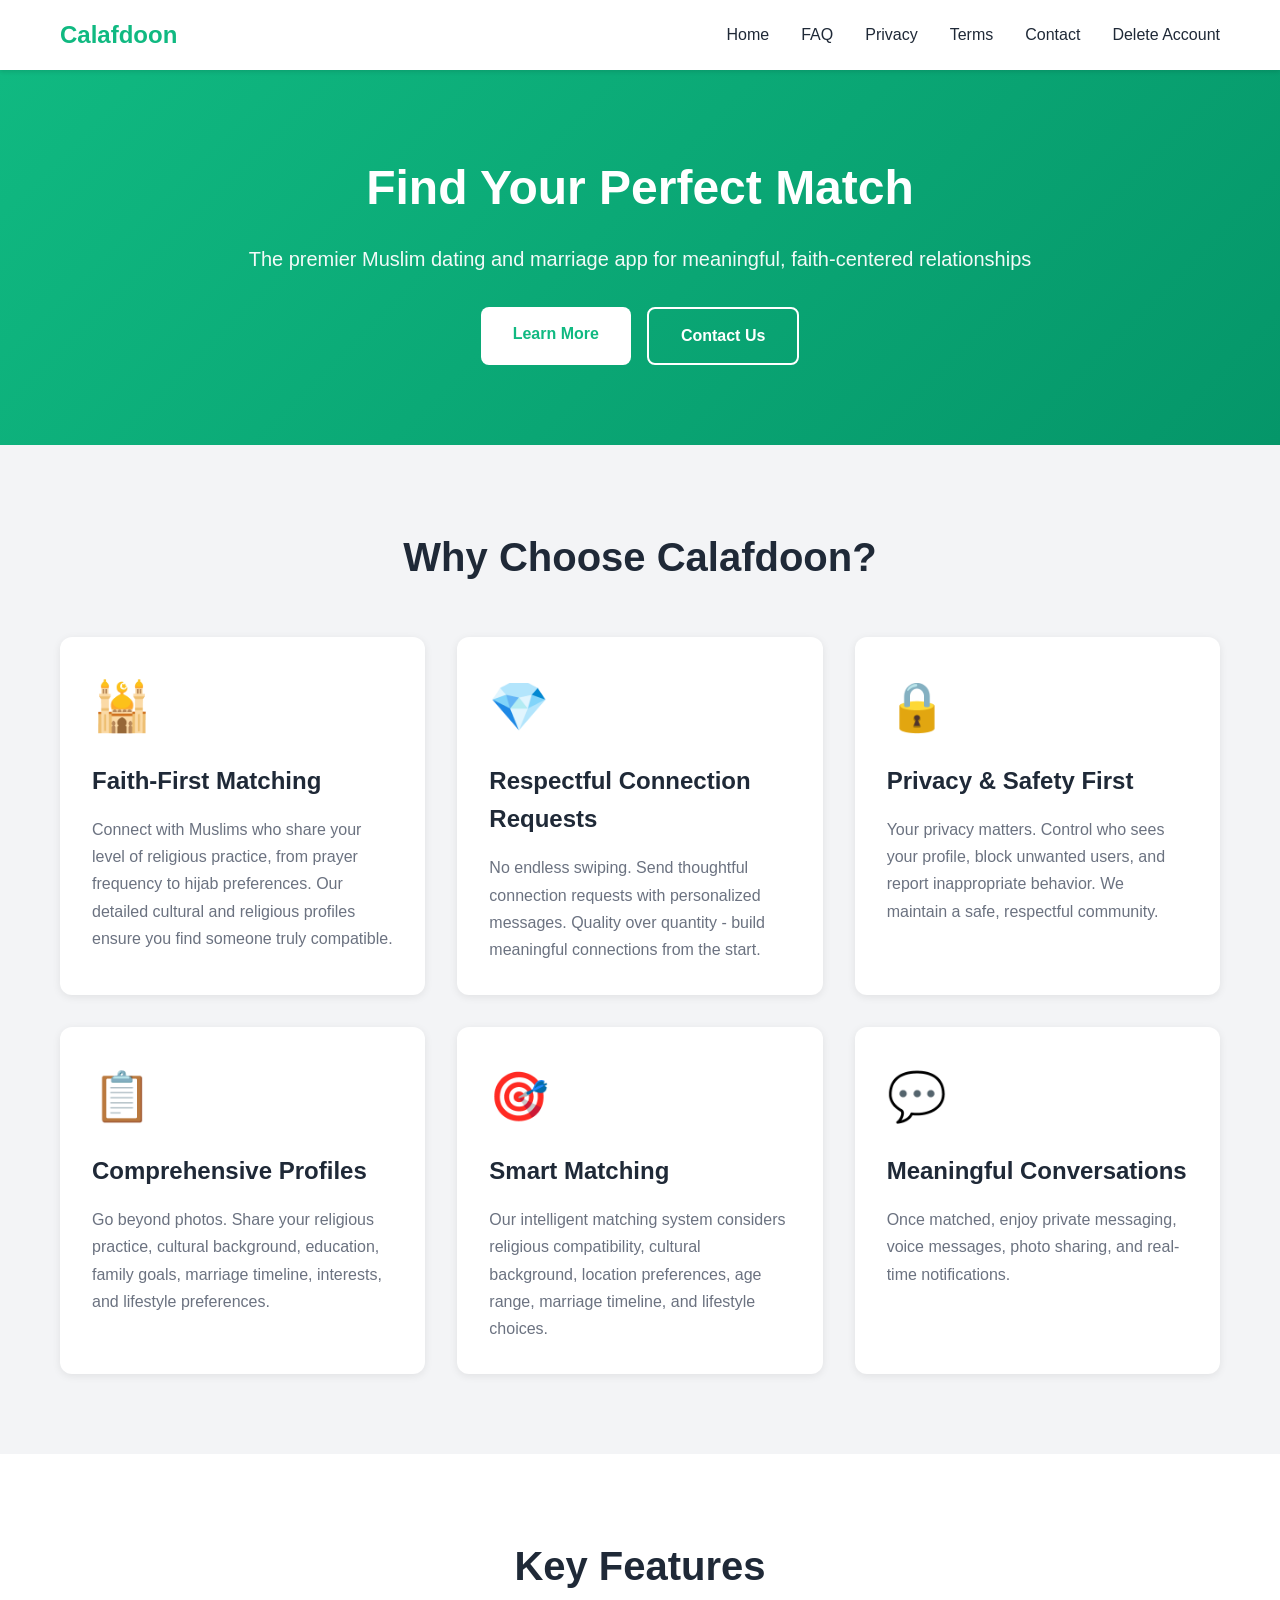
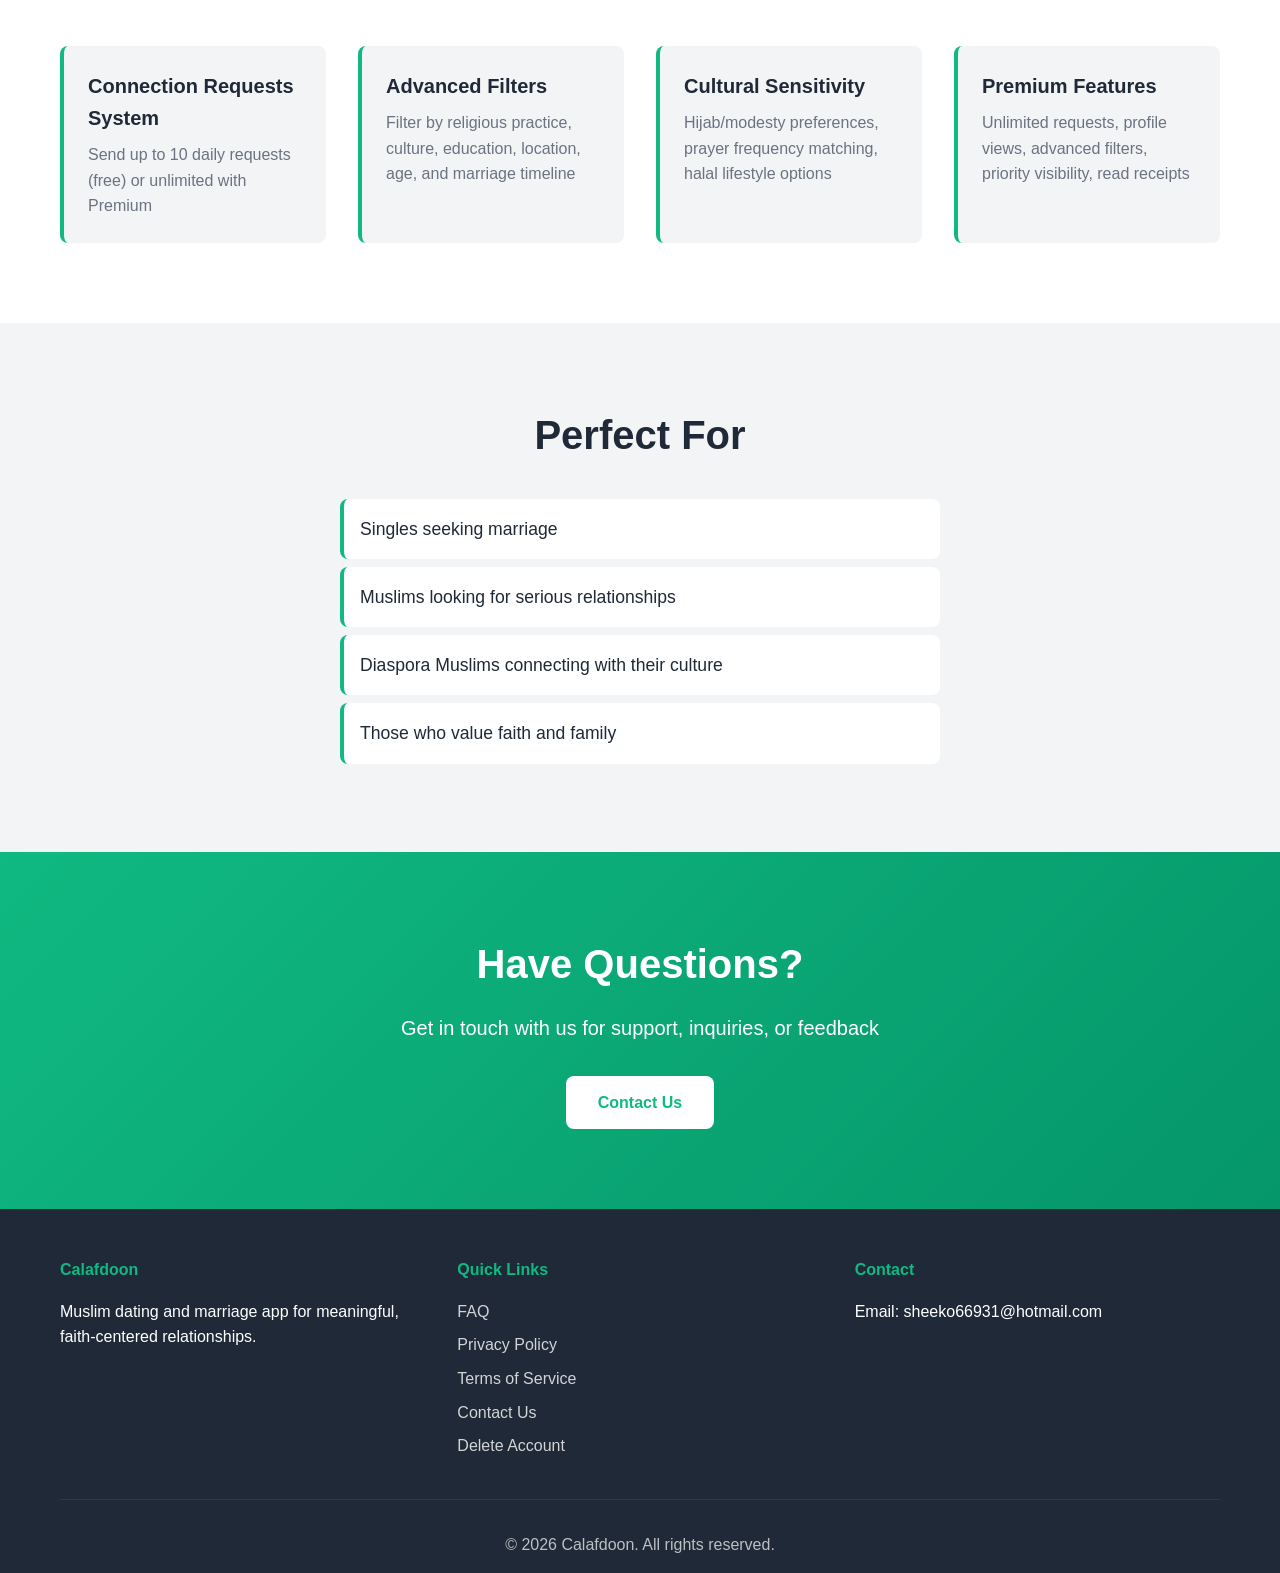
<file: index.html>
<!DOCTYPE html>
<html lang="en">
<head>
    <meta charset="UTF-8">
    <meta name="viewport" content="width=device-width, initial-scale=1.0">
    <title>Calafdoon - Muslim Dating & Marriage App</title>
    <link rel="stylesheet" href="styles.css">
</head>
<body>
    <nav class="navbar">
        <div class="container">
            <div class="logo">Calafdoon</div>
            <ul class="nav-links">
                <li><a href="index.html">Home</a></li>
                <li><a href="faq.html">FAQ</a></li>
                <li><a href="privacy.html">Privacy</a></li>
                <li><a href="terms.html">Terms</a></li>
                <li><a href="contact.html">Contact</a></li>
                <li><a href="delete-account.html">Delete Account</a></li>
            </ul>
        </div>
    </nav>

    <header class="hero">
        <div class="container">
            <h1>Find Your Perfect Match</h1>
            <p class="subtitle">The premier Muslim dating and marriage app for meaningful, faith-centered relationships</p>
            <div class="cta-buttons">
                <a href="faq.html" class="btn btn-primary">Learn More</a>
                <a href="contact.html" class="btn btn-secondary">Contact Us</a>
            </div>
        </div>
    </header>

    <section class="features">
        <div class="container">
            <h2>Why Choose Calafdoon?</h2>
            <div class="feature-grid">
                <div class="feature-card">
                    <div class="icon">🕌</div>
                    <h3>Faith-First Matching</h3>
                    <p>Connect with Muslims who share your level of religious practice, from prayer frequency to hijab preferences. Our detailed cultural and religious profiles ensure you find someone truly compatible.</p>
                </div>
                <div class="feature-card">
                    <div class="icon">💎</div>
                    <h3>Respectful Connection Requests</h3>
                    <p>No endless swiping. Send thoughtful connection requests with personalized messages. Quality over quantity - build meaningful connections from the start.</p>
                </div>
                <div class="feature-card">
                    <div class="icon">🔒</div>
                    <h3>Privacy & Safety First</h3>
                    <p>Your privacy matters. Control who sees your profile, block unwanted users, and report inappropriate behavior. We maintain a safe, respectful community.</p>
                </div>
                <div class="feature-card">
                    <div class="icon">📋</div>
                    <h3>Comprehensive Profiles</h3>
                    <p>Go beyond photos. Share your religious practice, cultural background, education, family goals, marriage timeline, interests, and lifestyle preferences.</p>
                </div>
                <div class="feature-card">
                    <div class="icon">🎯</div>
                    <h3>Smart Matching</h3>
                    <p>Our intelligent matching system considers religious compatibility, cultural background, location preferences, age range, marriage timeline, and lifestyle choices.</p>
                </div>
                <div class="feature-card">
                    <div class="icon">💬</div>
                    <h3>Meaningful Conversations</h3>
                    <p>Once matched, enjoy private messaging, voice messages, photo sharing, and real-time notifications.</p>
                </div>
            </div>
        </div>
    </section>

    <section class="key-features">
        <div class="container">
            <h2>Key Features</h2>
            <div class="features-list">
                <div class="feature-item">
                    <h4>Connection Requests System</h4>
                    <p>Send up to 10 daily requests (free) or unlimited with Premium</p>
                </div>
                <div class="feature-item">
                    <h4>Advanced Filters</h4>
                    <p>Filter by religious practice, culture, education, location, age, and marriage timeline</p>
                </div>
                <div class="feature-item">
                    <h4>Cultural Sensitivity</h4>
                    <p>Hijab/modesty preferences, prayer frequency matching, halal lifestyle options</p>
                </div>
                <div class="feature-item">
                    <h4>Premium Features</h4>
                    <p>Unlimited requests, profile views, advanced filters, priority visibility, read receipts</p>
                </div>
            </div>
        </div>
    </section>

    <section class="perfect-for">
        <div class="container">
            <h2>Perfect For</h2>
            <ul class="audience-list">
                <li>Singles seeking marriage</li>
                <li>Muslims looking for serious relationships</li>
                <li>Diaspora Muslims connecting with their culture</li>
                <li>Those who value faith and family</li>
            </ul>
        </div>
    </section>

    <section class="cta-section">
        <div class="container">
            <h2>Have Questions?</h2>
            <p>Get in touch with us for support, inquiries, or feedback</p>
            <a href="contact.html" class="btn btn-primary">Contact Us</a>
        </div>
    </section>

    <footer>
        <div class="container">
            <div class="footer-content">
                <div class="footer-section">
                    <h4>Calafdoon</h4>
                    <p>Muslim dating and marriage app for meaningful, faith-centered relationships.</p>
                </div>
                <div class="footer-section">
                    <h4>Quick Links</h4>
                    <ul>
                        <li><a href="faq.html">FAQ</a></li>
                        <li><a href="privacy.html">Privacy Policy</a></li>
                        <li><a href="terms.html">Terms of Service</a></li>
                        <li><a href="contact.html">Contact Us</a></li>
                        <li><a href="delete-account.html">Delete Account</a></li>
                    </ul>
                </div>
                <div class="footer-section">
                    <h4>Contact</h4>
                    <p>Email: sheeko66931@hotmail.com</p>
                </div>
            </div>
            <div class="footer-bottom">
                <p>&copy; 2026 Calafdoon. All rights reserved.</p>
            </div>
        </div>
    </footer>
</body>
</html>
</file>
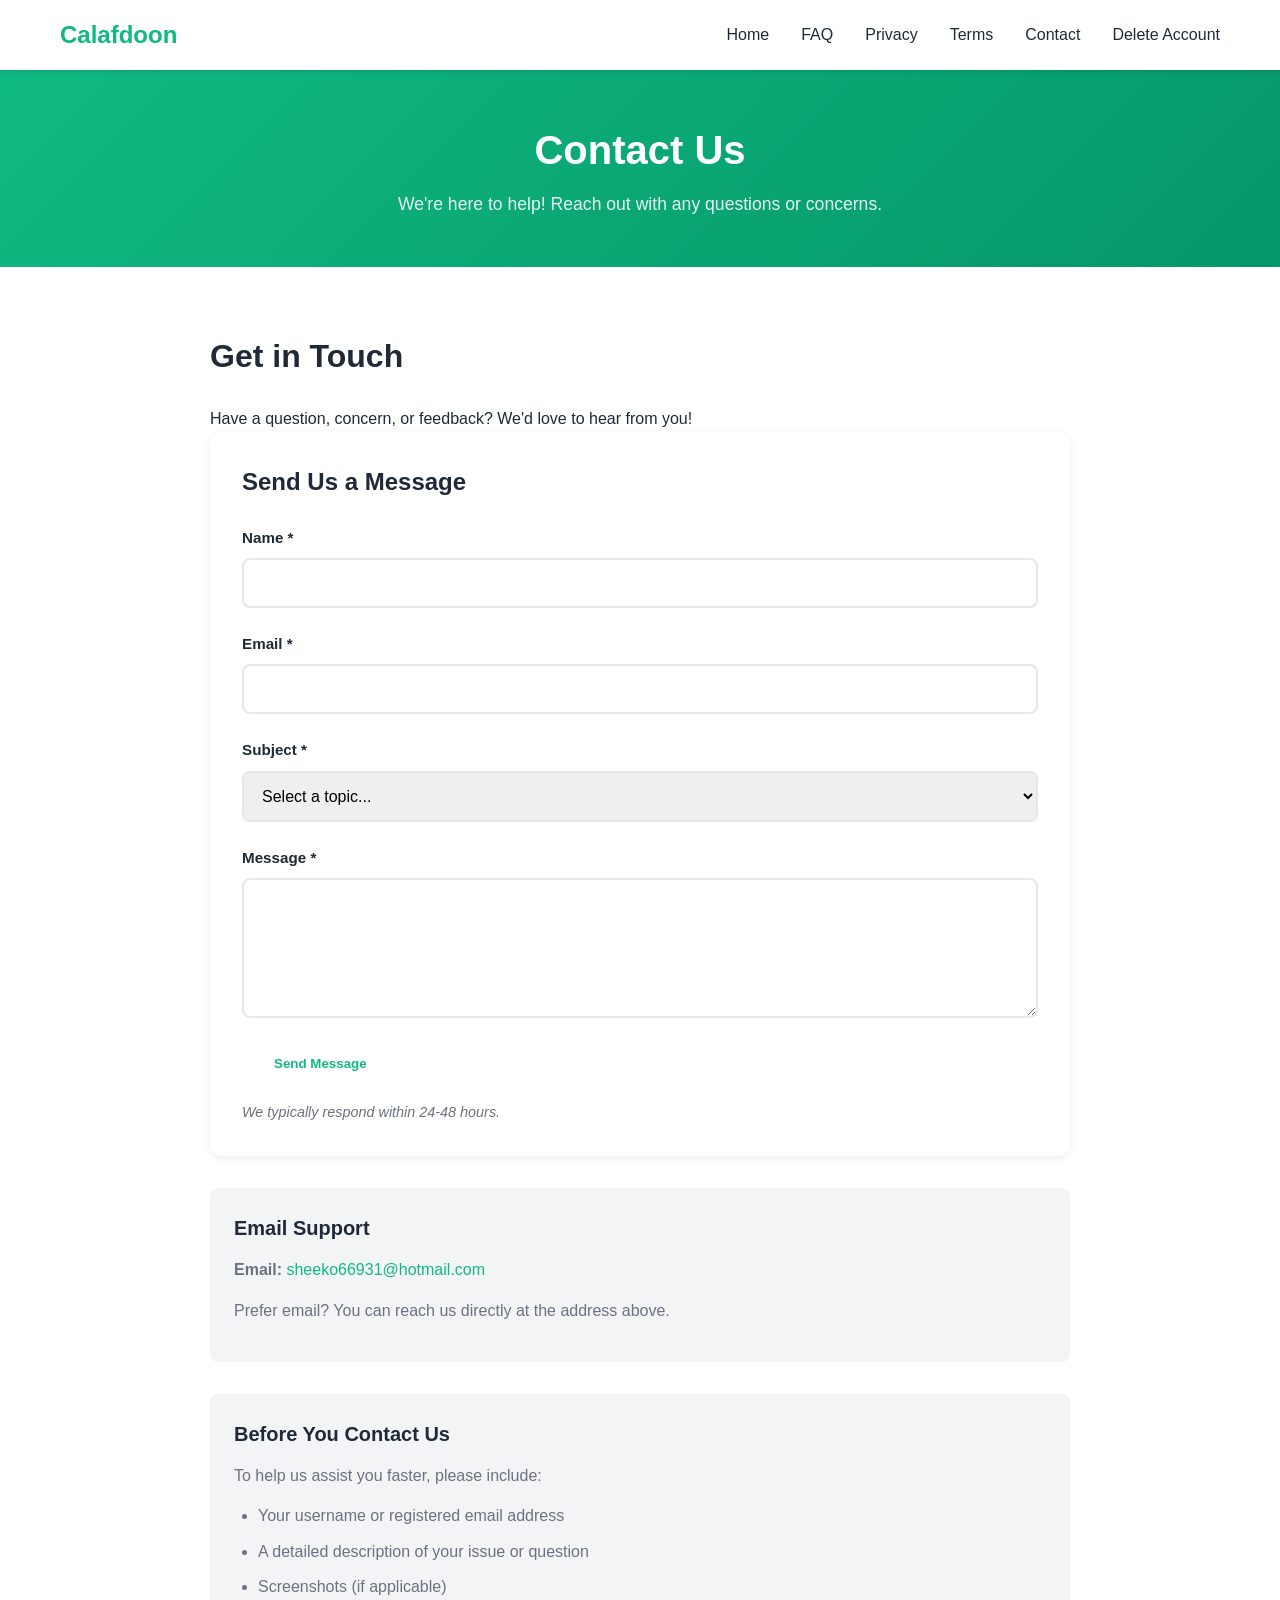
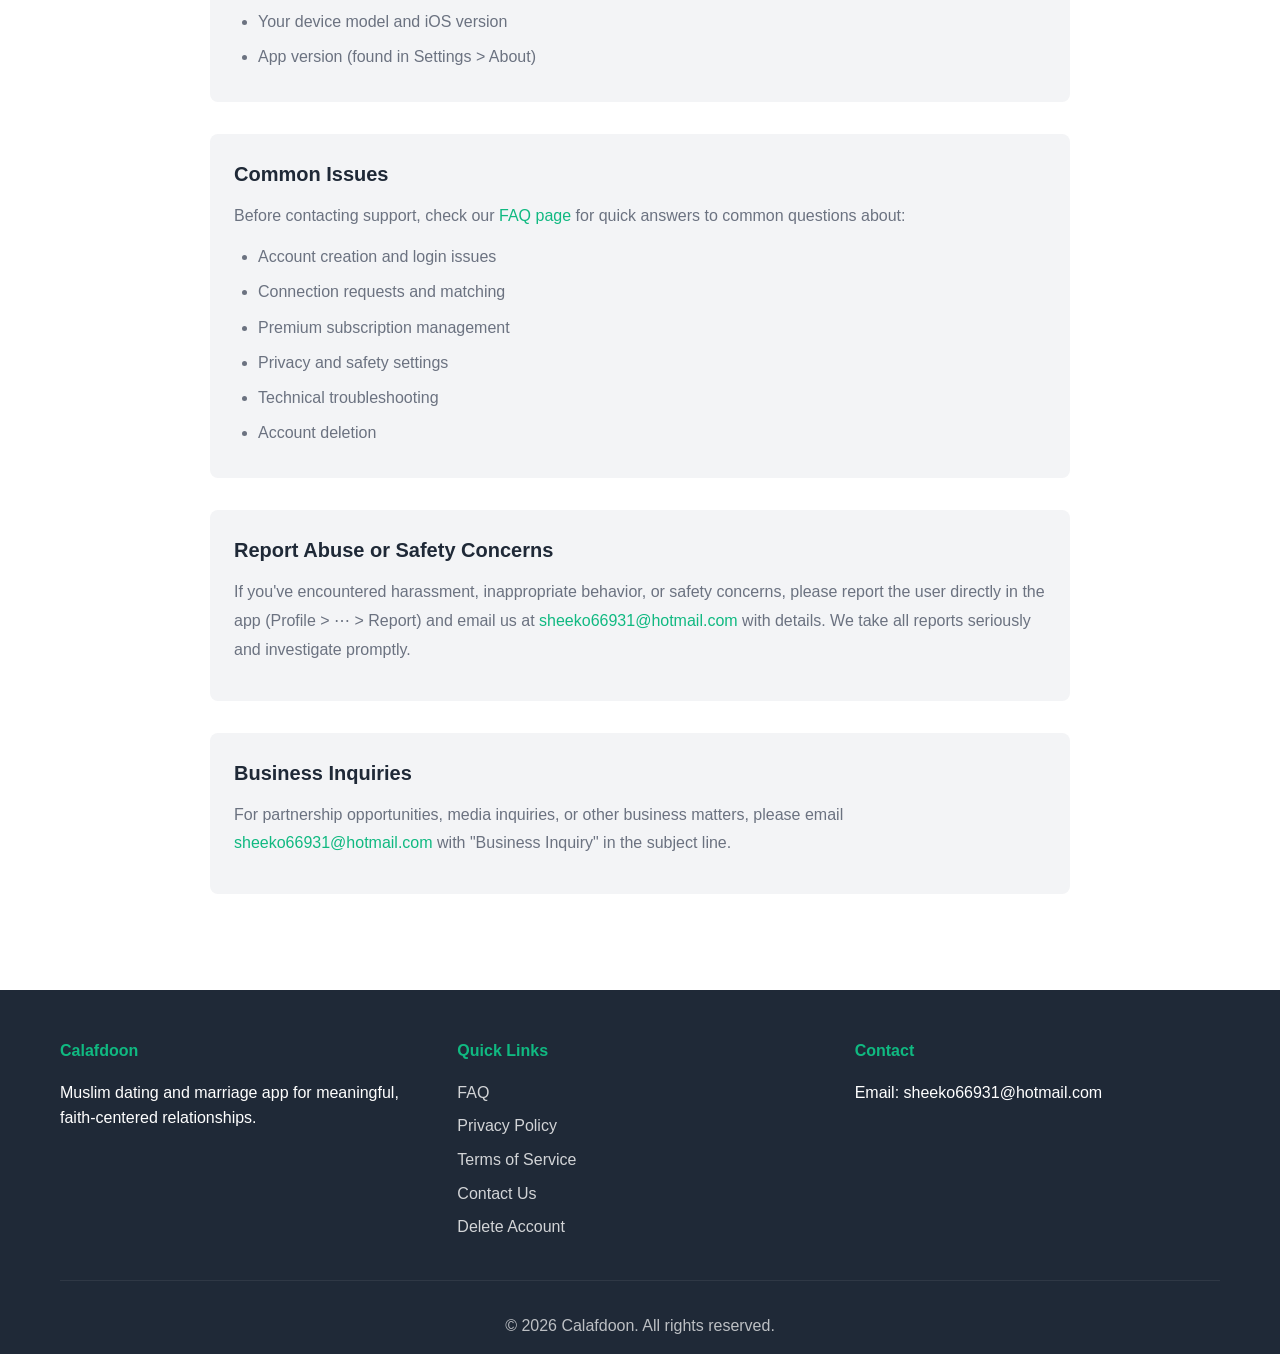
<file: contact.html>
<!DOCTYPE html>
<html lang="en">
<head>
    <meta charset="UTF-8">
    <meta name="viewport" content="width=device-width, initial-scale=1.0">
    <title>Contact Us - Calafdoon</title>
    <link rel="stylesheet" href="styles.css">
</head>
<body>
    <nav class="navbar">
        <div class="container">
            <div class="logo">Calafdoon</div>
            <ul class="nav-links">
                <li><a href="index.html">Home</a></li>
                <li><a href="faq.html">FAQ</a></li>
                <li><a href="privacy.html">Privacy</a></li>
                <li><a href="terms.html">Terms</a></li>
                <li><a href="contact.html">Contact</a></li>
                <li><a href="delete-account.html">Delete Account</a></li>
            </ul>
        </div>
    </nav>

    <div class="page-header">
        <div class="container">
            <h1>Contact Us</h1>
            <p>We're here to help! Reach out with any questions or concerns.</p>
        </div>
    </div>

    <section class="contact-content">
        <div class="container">
            <div class="contact-info">
                <h2>Get in Touch</h2>
                <p>Have a question, concern, or feedback? We'd love to hear from you!</p>
                
                <div class="contact-form-wrapper">
                    <h3>Send Us a Message</h3>
                    <form class="contact-form" action="mailto:sheeko66931@hotmail.com" method="POST" enctype="text/plain">
                        <div class="form-group">
                            <label for="name">Name *</label>
                            <input type="text" id="name" name="name" required>
                        </div>
                        
                        <div class="form-group">
                            <label for="email">Email *</label>
                            <input type="email" id="email" name="email" required>
                        </div>
                        
                        <div class="form-group">
                            <label for="subject">Subject *</label>
                            <select id="subject" name="subject" required>
                                <option value="">Select a topic...</option>
                                <option value="general">General Inquiry</option>
                                <option value="support">Technical Support</option>
                                <option value="account">Account Issue</option>
                                <option value="premium">Premium Subscription</option>
                                <option value="safety">Safety/Report Abuse</option>
                                <option value="business">Business Inquiry</option>
                                <option value="feedback">Feedback</option>
                            </select>
                        </div>
                        
                        <div class="form-group">
                            <label for="message">Message *</label>
                            <textarea id="message" name="message" rows="6" required></textarea>
                        </div>
                        
                        <button type="submit" class="btn btn-primary">Send Message</button>
                    </form>
                    <p class="form-note">We typically respond within 24-48 hours.</p>
                </div>
                
                <div class="contact-method">
                    <h3>Email Support</h3>
                    <p><strong>Email:</strong> <a href="mailto:sheeko66931@hotmail.com">sheeko66931@hotmail.com</a></p>
                    <p>Prefer email? You can reach us directly at the address above.</p>
                </div>

                <div class="contact-method">
                    <h3>Before You Contact Us</h3>
                    <p>To help us assist you faster, please include:</p>
                    <ul>
                        <li>Your username or registered email address</li>
                        <li>A detailed description of your issue or question</li>
                        <li>Screenshots (if applicable)</li>
                        <li>Your device model and iOS version</li>
                        <li>App version (found in Settings > About)</li>
                    </ul>
                </div>

                <div class="contact-method">
                    <h3>Common Issues</h3>
                    <p>Before contacting support, check our <a href="faq.html">FAQ page</a> for quick answers to common questions about:</p>
                    <ul>
                        <li>Account creation and login issues</li>
                        <li>Connection requests and matching</li>
                        <li>Premium subscription management</li>
                        <li>Privacy and safety settings</li>
                        <li>Technical troubleshooting</li>
                        <li>Account deletion</li>
                    </ul>
                </div>

                <div class="contact-method">
                    <h3>Report Abuse or Safety Concerns</h3>
                    <p>If you've encountered harassment, inappropriate behavior, or safety concerns, please report the user directly in the app (Profile > ⋯ > Report) and email us at <a href="mailto:sheeko66931@hotmail.com">sheeko66931@hotmail.com</a> with details. We take all reports seriously and investigate promptly.</p>
                </div>

                <div class="contact-method">
                    <h3>Business Inquiries</h3>
                    <p>For partnership opportunities, media inquiries, or other business matters, please email <a href="mailto:sheeko66931@hotmail.com">sheeko66931@hotmail.com</a> with "Business Inquiry" in the subject line.</p>
                </div>
            </div>
        </div>
    </section>

    <footer>
        <div class="container">
            <div class="footer-content">
                <div class="footer-section">
                    <h4>Calafdoon</h4>
                    <p>Muslim dating and marriage app for meaningful, faith-centered relationships.</p>
                </div>
                <div class="footer-section">
                    <h4>Quick Links</h4>
                    <ul>
                        <li><a href="faq.html">FAQ</a></li>
                        <li><a href="privacy.html">Privacy Policy</a></li>
                        <li><a href="terms.html">Terms of Service</a></li>
                        <li><a href="contact.html">Contact Us</a></li>
                        <li><a href="delete-account.html">Delete Account</a></li>
                    </ul>
                </div>
                <div class="footer-section">
                    <h4>Contact</h4>
                    <p>Email: sheeko66931@hotmail.com</p>
                </div>
            </div>
            <div class="footer-bottom">
                <p>&copy; 2026 Calafdoon. All rights reserved.</p>
            </div>
        </div>
    </footer>
</body>
</html>
</file>
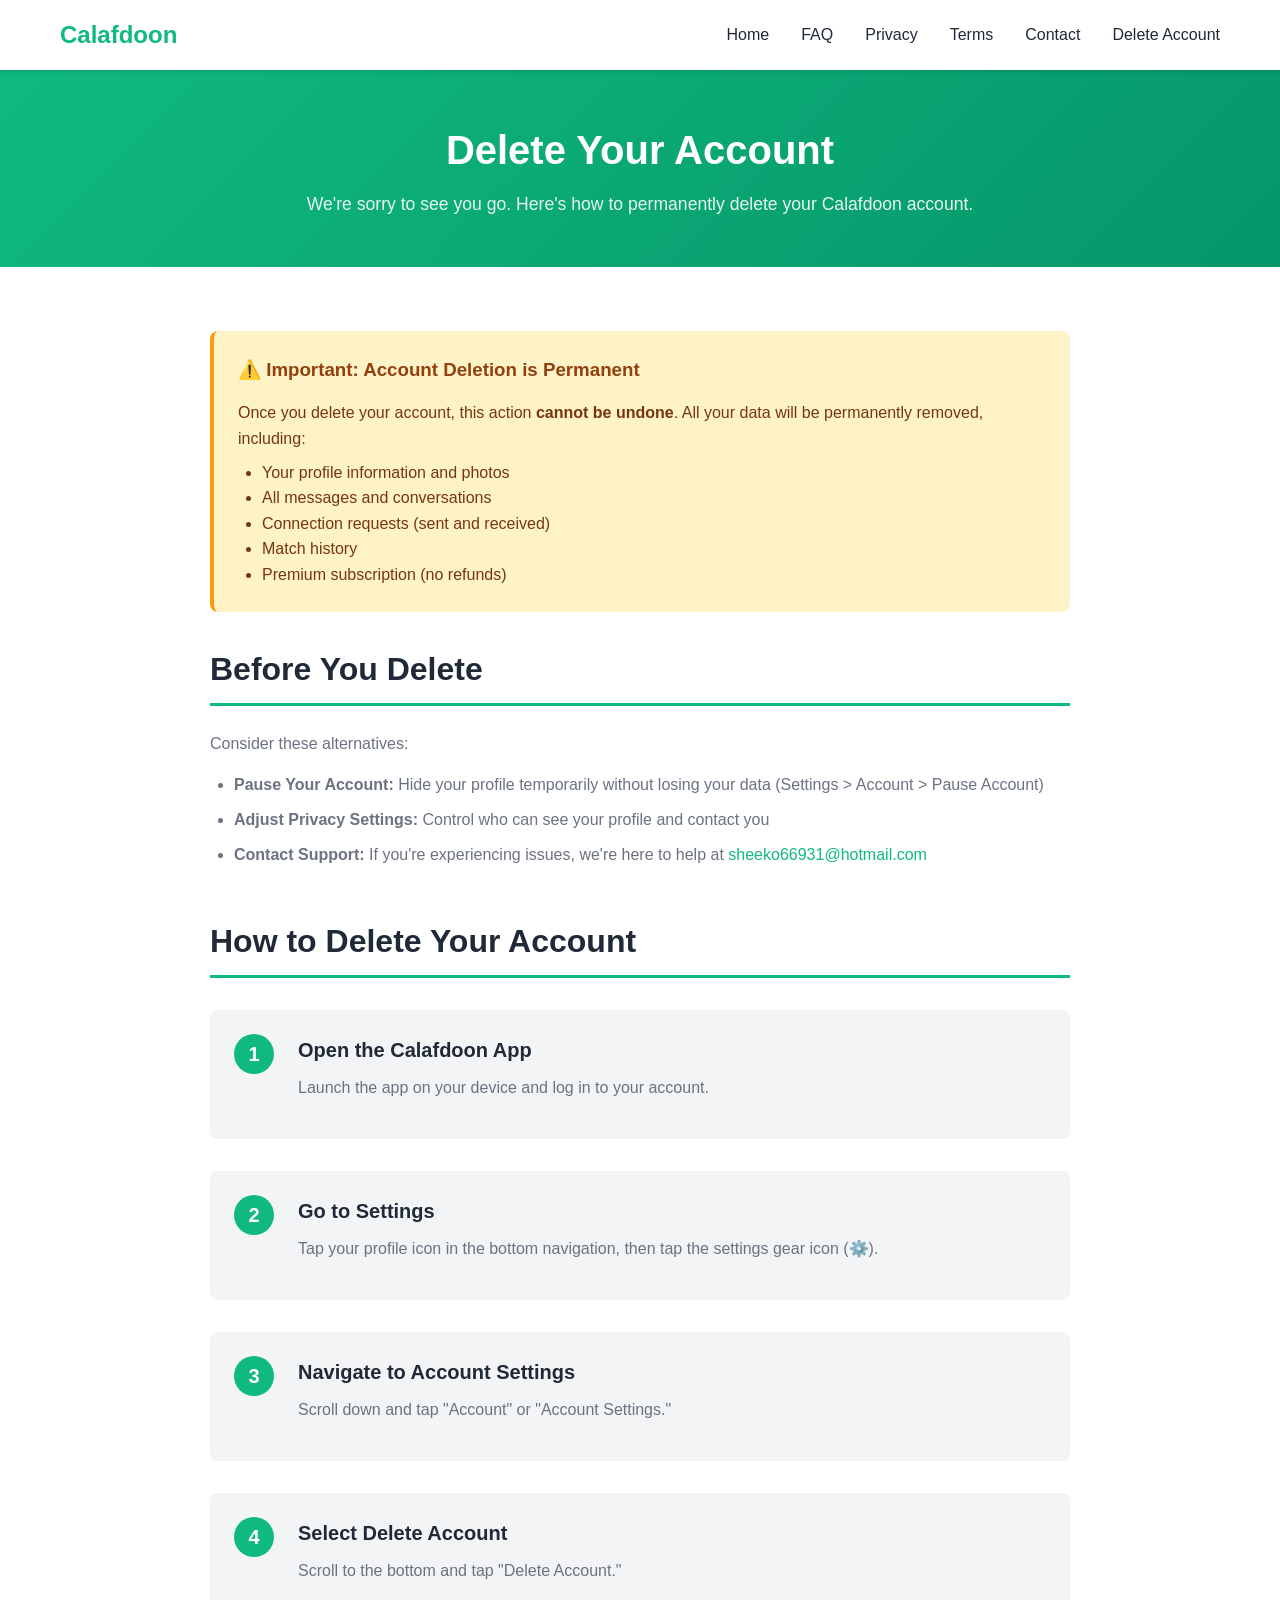
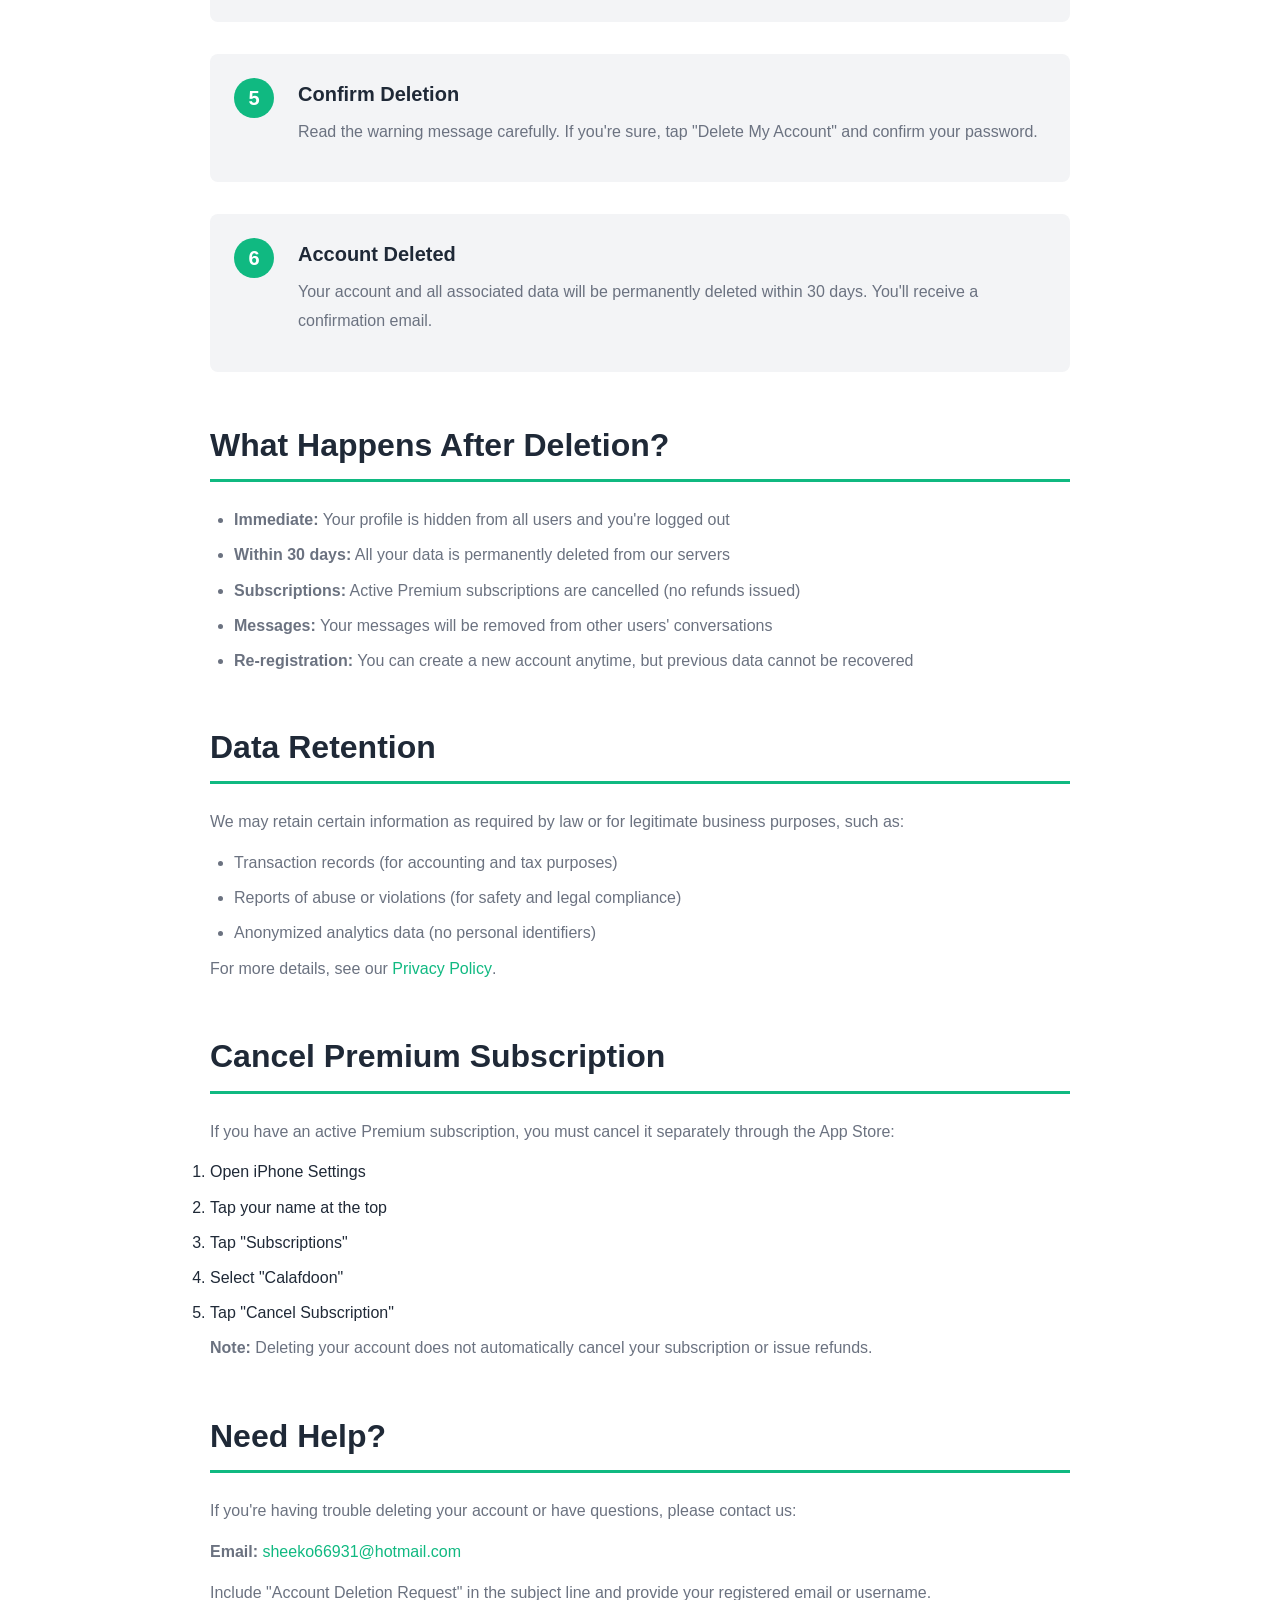
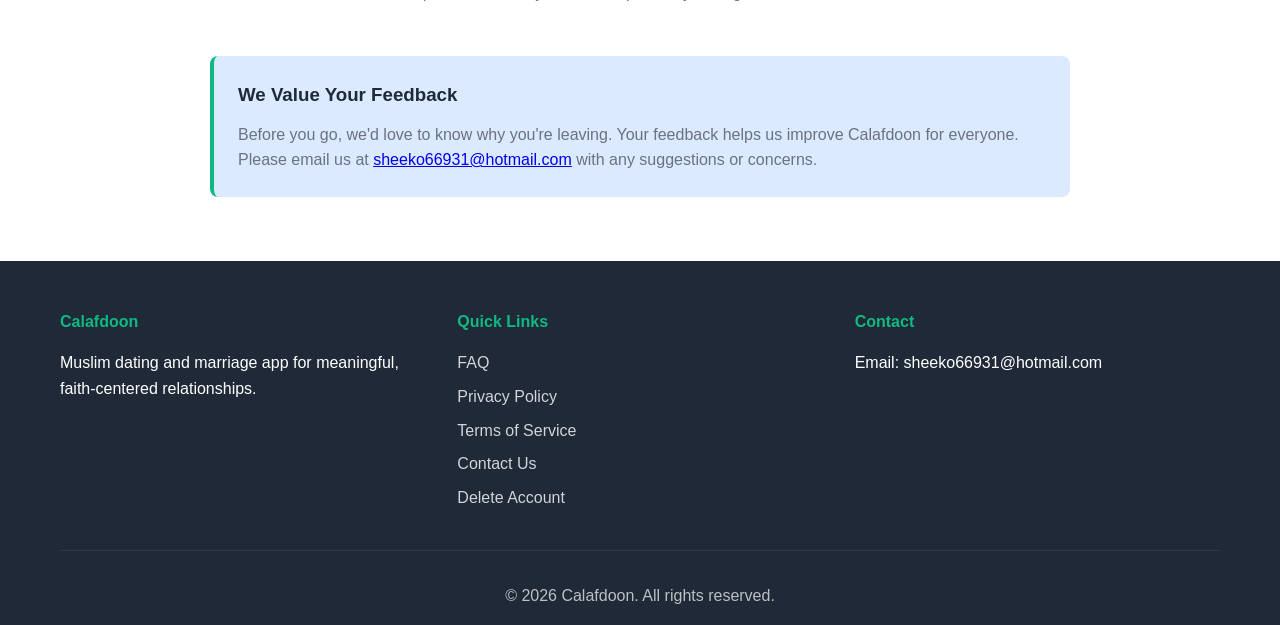
<file: delete-account.html>
<!DOCTYPE html>
<html lang="en">
<head>
    <meta charset="UTF-8">
    <meta name="viewport" content="width=device-width, initial-scale=1.0">
    <title>Delete Account - Calafdoon</title>
    <link rel="stylesheet" href="styles.css">
</head>
<body>
    <nav class="navbar">
        <div class="container">
            <div class="logo">Calafdoon</div>
            <ul class="nav-links">
                <li><a href="index.html">Home</a></li>
                <li><a href="faq.html">FAQ</a></li>
                <li><a href="privacy.html">Privacy</a></li>
                <li><a href="terms.html">Terms</a></li>
                <li><a href="contact.html">Contact</a></li>
                <li><a href="delete-account.html">Delete Account</a></li>
            </ul>
        </div>
    </nav>

    <div class="page-header">
        <div class="container">
            <h1>Delete Your Account</h1>
            <p>We're sorry to see you go. Here's how to permanently delete your Calafdoon account.</p>
        </div>
    </div>

    <section class="delete-content">
        <div class="container">
            <div class="warning-box">
                <h3>⚠️ Important: Account Deletion is Permanent</h3>
                <p>Once you delete your account, this action <strong>cannot be undone</strong>. All your data will be permanently removed, including:</p>
                <ul>
                    <li>Your profile information and photos</li>
                    <li>All messages and conversations</li>
                    <li>Connection requests (sent and received)</li>
                    <li>Match history</li>
                    <li>Premium subscription (no refunds)</li>
                </ul>
            </div>

            <div class="delete-section">
                <h2>Before You Delete</h2>
                <p>Consider these alternatives:</p>
                <ul>
                    <li><strong>Pause Your Account:</strong> Hide your profile temporarily without losing your data (Settings > Account > Pause Account)</li>
                    <li><strong>Adjust Privacy Settings:</strong> Control who can see your profile and contact you</li>
                    <li><strong>Contact Support:</strong> If you're experiencing issues, we're here to help at <a href="mailto:sheeko66931@hotmail.com">sheeko66931@hotmail.com</a></li>
                </ul>
            </div>

            <div class="delete-section">
                <h2>How to Delete Your Account</h2>
                <div class="steps">
                    <div class="step">
                        <div class="step-number">1</div>
                        <div class="step-content">
                            <h3>Open the Calafdoon App</h3>
                            <p>Launch the app on your device and log in to your account.</p>
                        </div>
                    </div>
                    <div class="step">
                        <div class="step-number">2</div>
                        <div class="step-content">
                            <h3>Go to Settings</h3>
                            <p>Tap your profile icon in the bottom navigation, then tap the settings gear icon (⚙️).</p>
                        </div>
                    </div>
                    <div class="step">
                        <div class="step-number">3</div>
                        <div class="step-content">
                            <h3>Navigate to Account Settings</h3>
                            <p>Scroll down and tap "Account" or "Account Settings."</p>
                        </div>
                    </div>
                    <div class="step">
                        <div class="step-number">4</div>
                        <div class="step-content">
                            <h3>Select Delete Account</h3>
                            <p>Scroll to the bottom and tap "Delete Account."</p>
                        </div>
                    </div>
                    <div class="step">
                        <div class="step-number">5</div>
                        <div class="step-content">
                            <h3>Confirm Deletion</h3>
                            <p>Read the warning message carefully. If you're sure, tap "Delete My Account" and confirm your password.</p>
                        </div>
                    </div>
                    <div class="step">
                        <div class="step-number">6</div>
                        <div class="step-content">
                            <h3>Account Deleted</h3>
                            <p>Your account and all associated data will be permanently deleted within 30 days. You'll receive a confirmation email.</p>
                        </div>
                    </div>
                </div>
            </div>

            <div class="delete-section">
                <h2>What Happens After Deletion?</h2>
                <ul>
                    <li><strong>Immediate:</strong> Your profile is hidden from all users and you're logged out</li>
                    <li><strong>Within 30 days:</strong> All your data is permanently deleted from our servers</li>
                    <li><strong>Subscriptions:</strong> Active Premium subscriptions are cancelled (no refunds issued)</li>
                    <li><strong>Messages:</strong> Your messages will be removed from other users' conversations</li>
                    <li><strong>Re-registration:</strong> You can create a new account anytime, but previous data cannot be recovered</li>
                </ul>
            </div>

            <div class="delete-section">
                <h2>Data Retention</h2>
                <p>We may retain certain information as required by law or for legitimate business purposes, such as:</p>
                <ul>
                    <li>Transaction records (for accounting and tax purposes)</li>
                    <li>Reports of abuse or violations (for safety and legal compliance)</li>
                    <li>Anonymized analytics data (no personal identifiers)</li>
                </ul>
                <p>For more details, see our <a href="privacy.html">Privacy Policy</a>.</p>
            </div>

            <div class="delete-section">
                <h2>Cancel Premium Subscription</h2>
                <p>If you have an active Premium subscription, you must cancel it separately through the App Store:</p>
                <ol>
                    <li>Open iPhone Settings</li>
                    <li>Tap your name at the top</li>
                    <li>Tap "Subscriptions"</li>
                    <li>Select "Calafdoon"</li>
                    <li>Tap "Cancel Subscription"</li>
                </ol>
                <p><strong>Note:</strong> Deleting your account does not automatically cancel your subscription or issue refunds.</p>
            </div>

            <div class="delete-section">
                <h2>Need Help?</h2>
                <p>If you're having trouble deleting your account or have questions, please contact us:</p>
                <p><strong>Email:</strong> <a href="mailto:sheeko66931@hotmail.com">sheeko66931@hotmail.com</a></p>
                <p>Include "Account Deletion Request" in the subject line and provide your registered email or username.</p>
            </div>

            <div class="feedback-box">
                <h3>We Value Your Feedback</h3>
                <p>Before you go, we'd love to know why you're leaving. Your feedback helps us improve Calafdoon for everyone. Please email us at <a href="mailto:sheeko66931@hotmail.com">sheeko66931@hotmail.com</a> with any suggestions or concerns.</p>
            </div>
        </div>
    </section>

    <footer>
        <div class="container">
            <div class="footer-content">
                <div class="footer-section">
                    <h4>Calafdoon</h4>
                    <p>Muslim dating and marriage app for meaningful, faith-centered relationships.</p>
                </div>
                <div class="footer-section">
                    <h4>Quick Links</h4>
                    <ul>
                        <li><a href="faq.html">FAQ</a></li>
                        <li><a href="privacy.html">Privacy Policy</a></li>
                        <li><a href="terms.html">Terms of Service</a></li>
                        <li><a href="contact.html">Contact Us</a></li>
                        <li><a href="delete-account.html">Delete Account</a></li>
                    </ul>
                </div>
                <div class="footer-section">
                    <h4>Contact</h4>
                    <p>Email: sheeko66931@hotmail.com</p>
                </div>
            </div>
            <div class="footer-bottom">
                <p>&copy; 2026 Calafdoon. All rights reserved.</p>
            </div>
        </div>
    </footer>
</body>
</html>
</file>
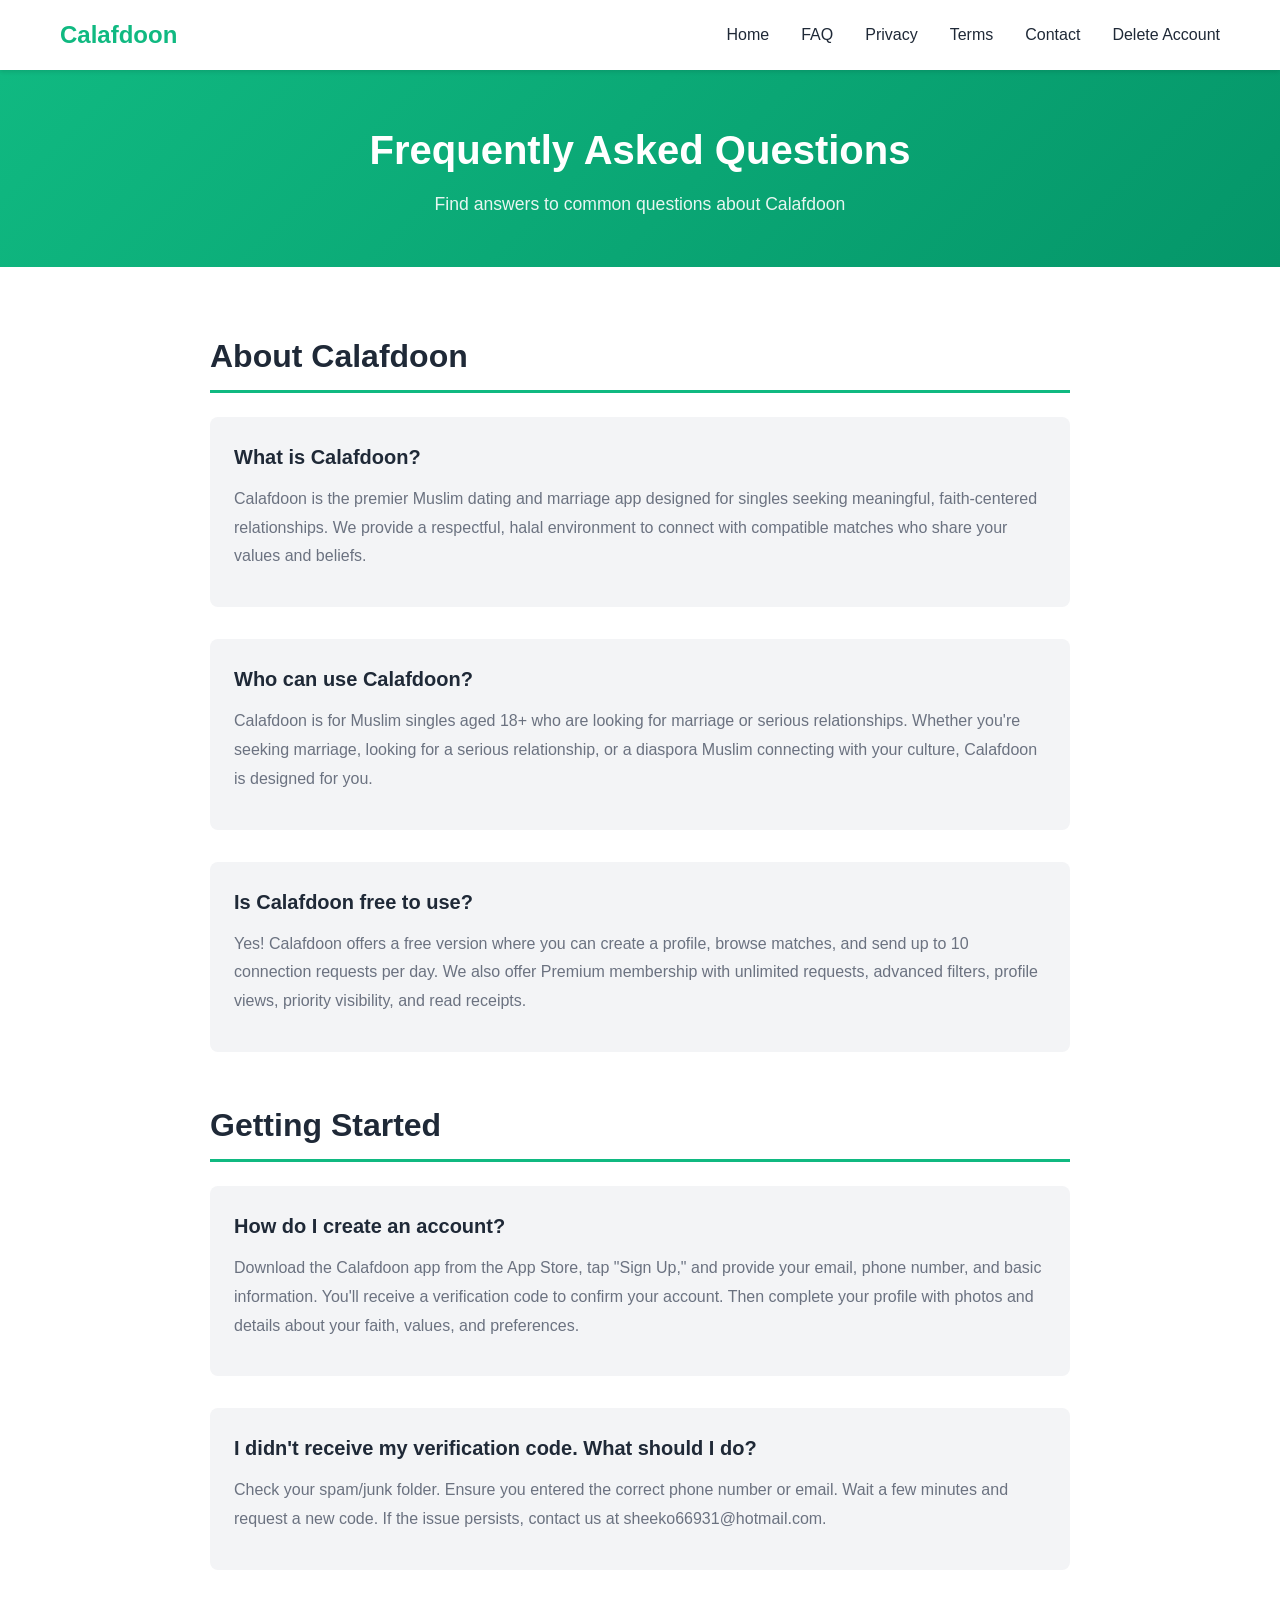
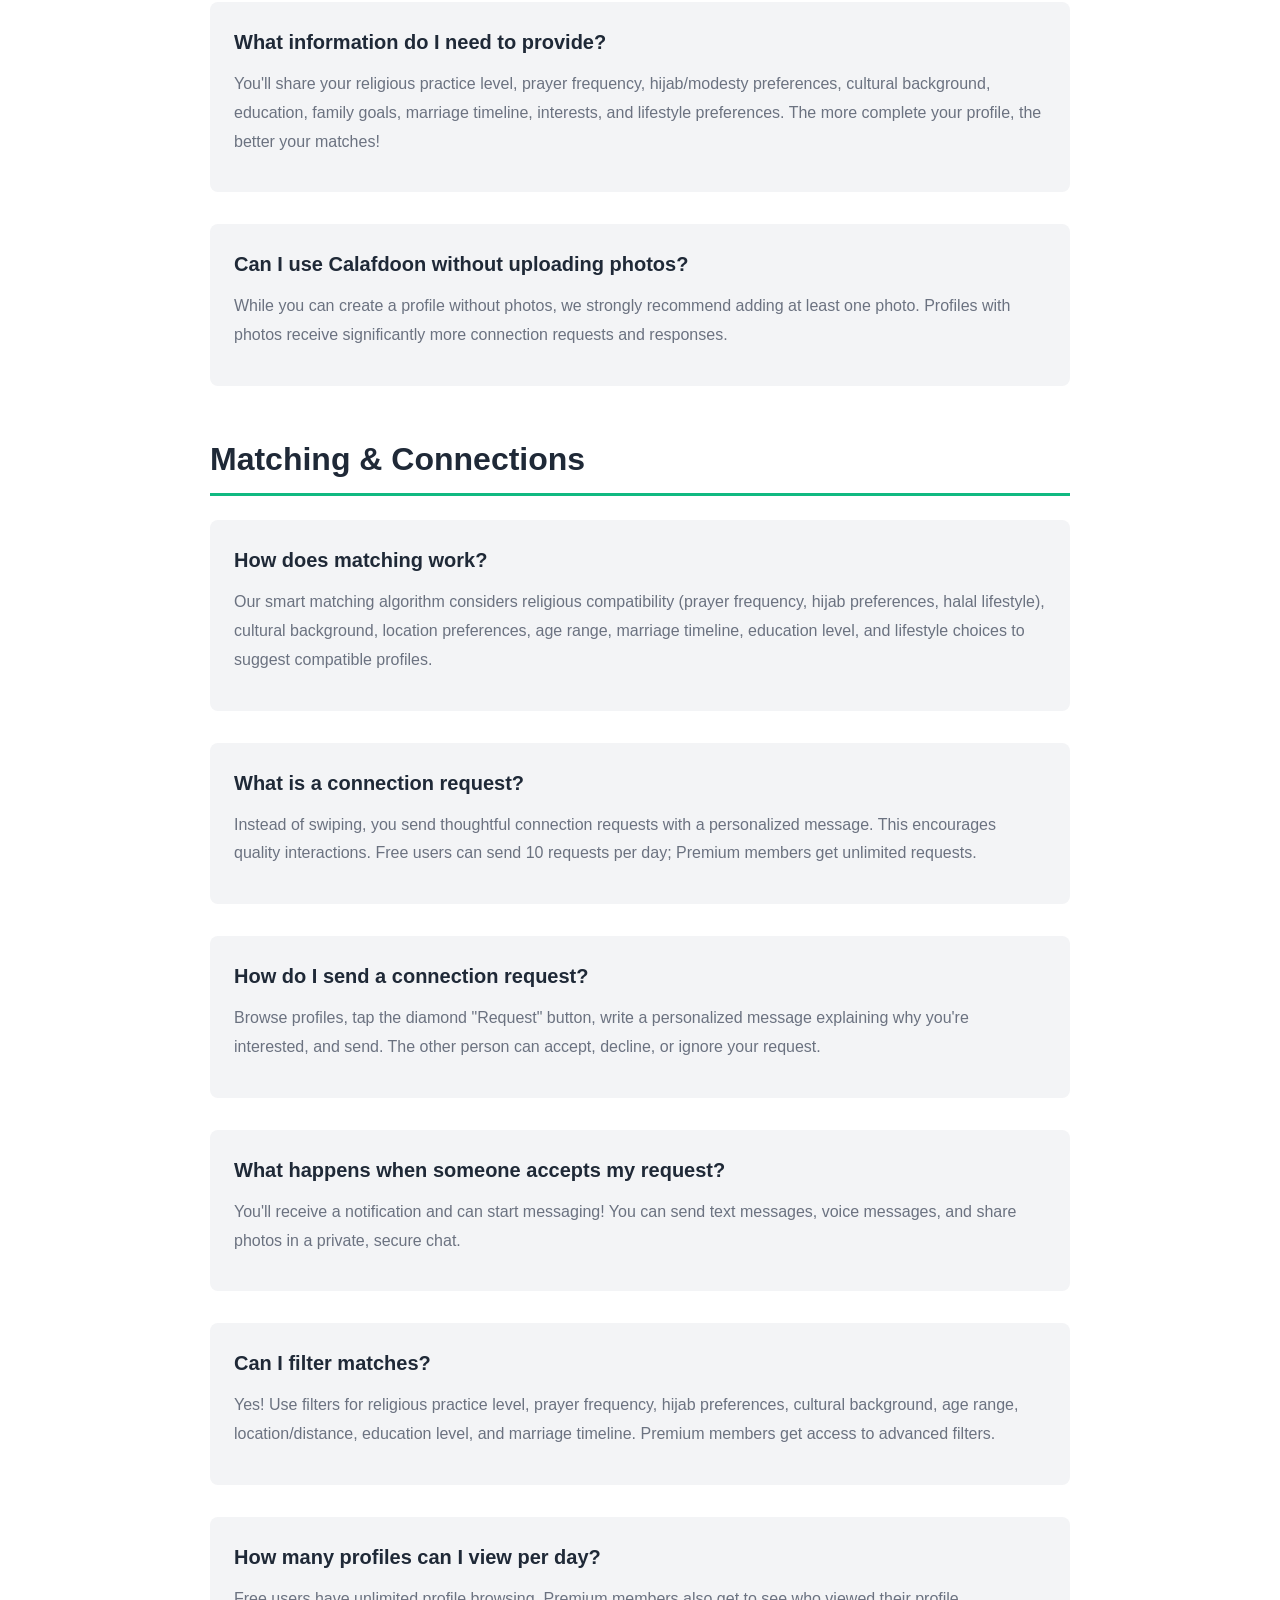
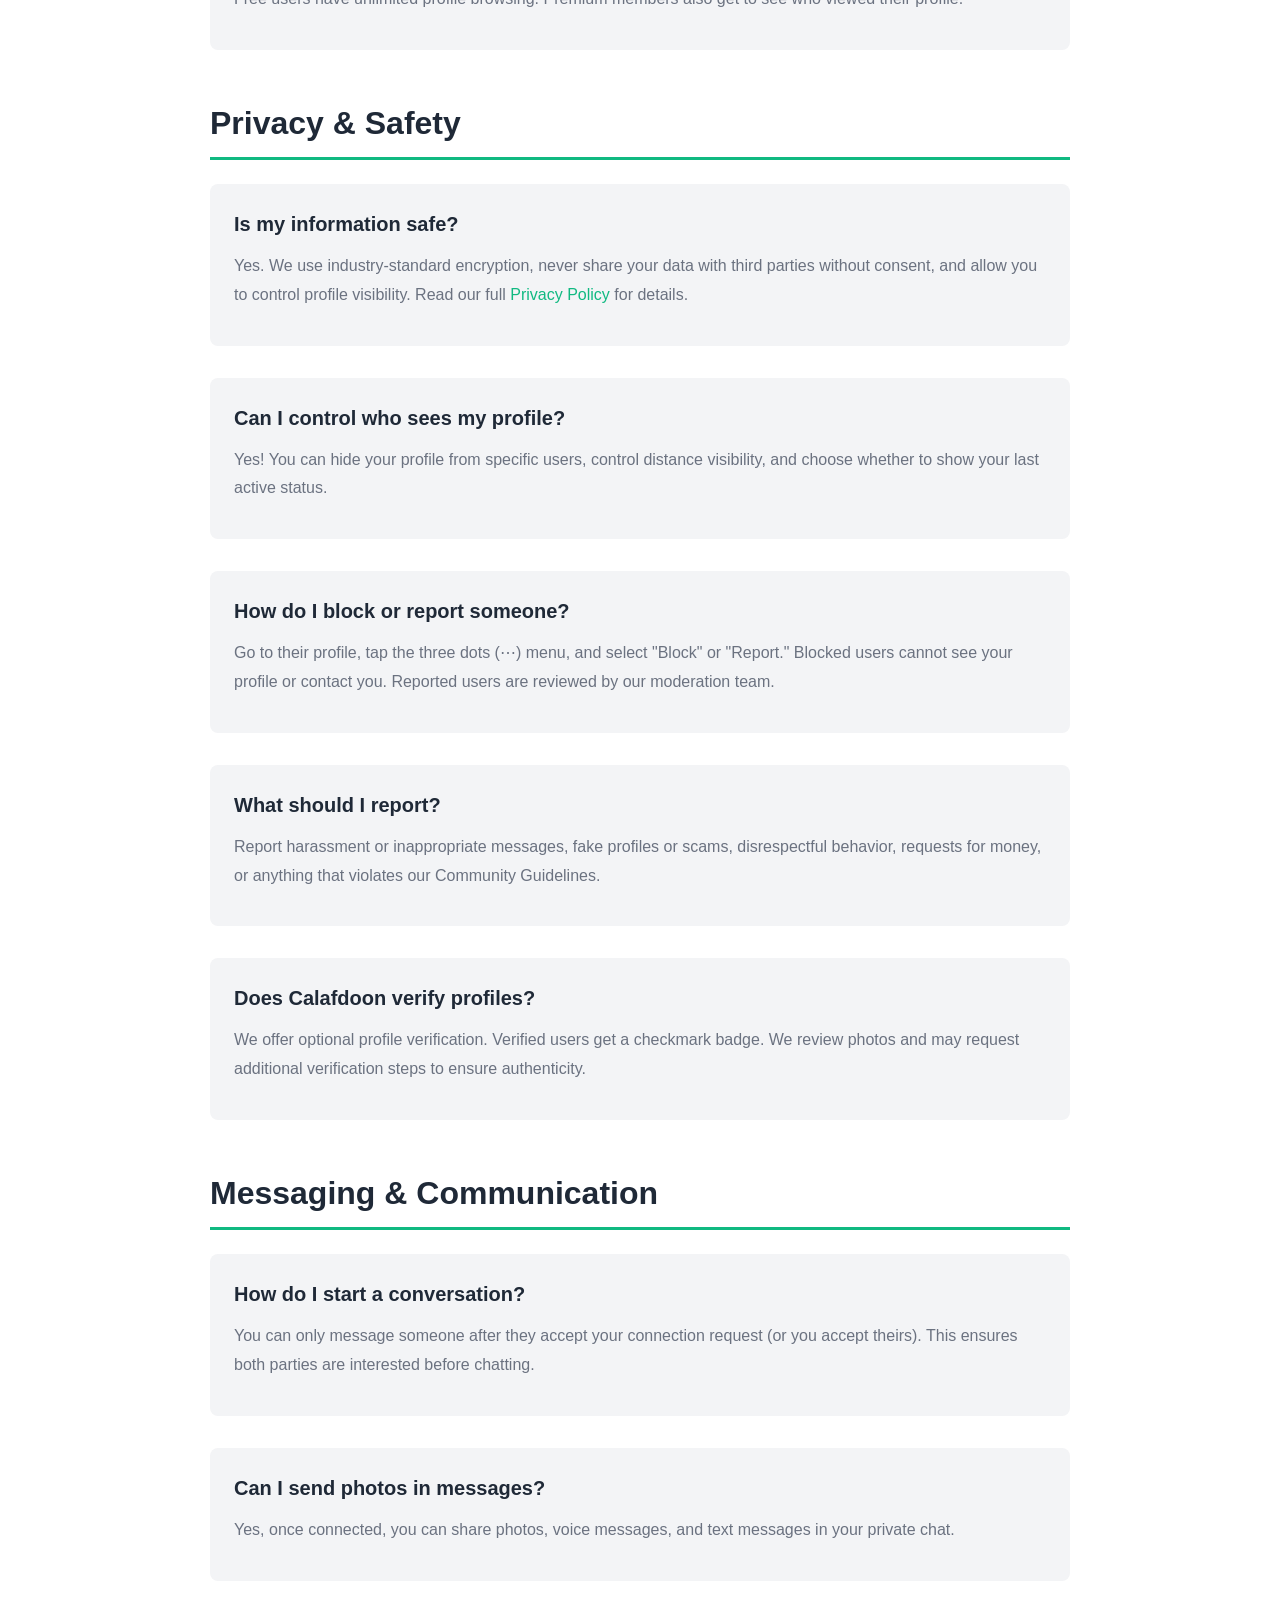
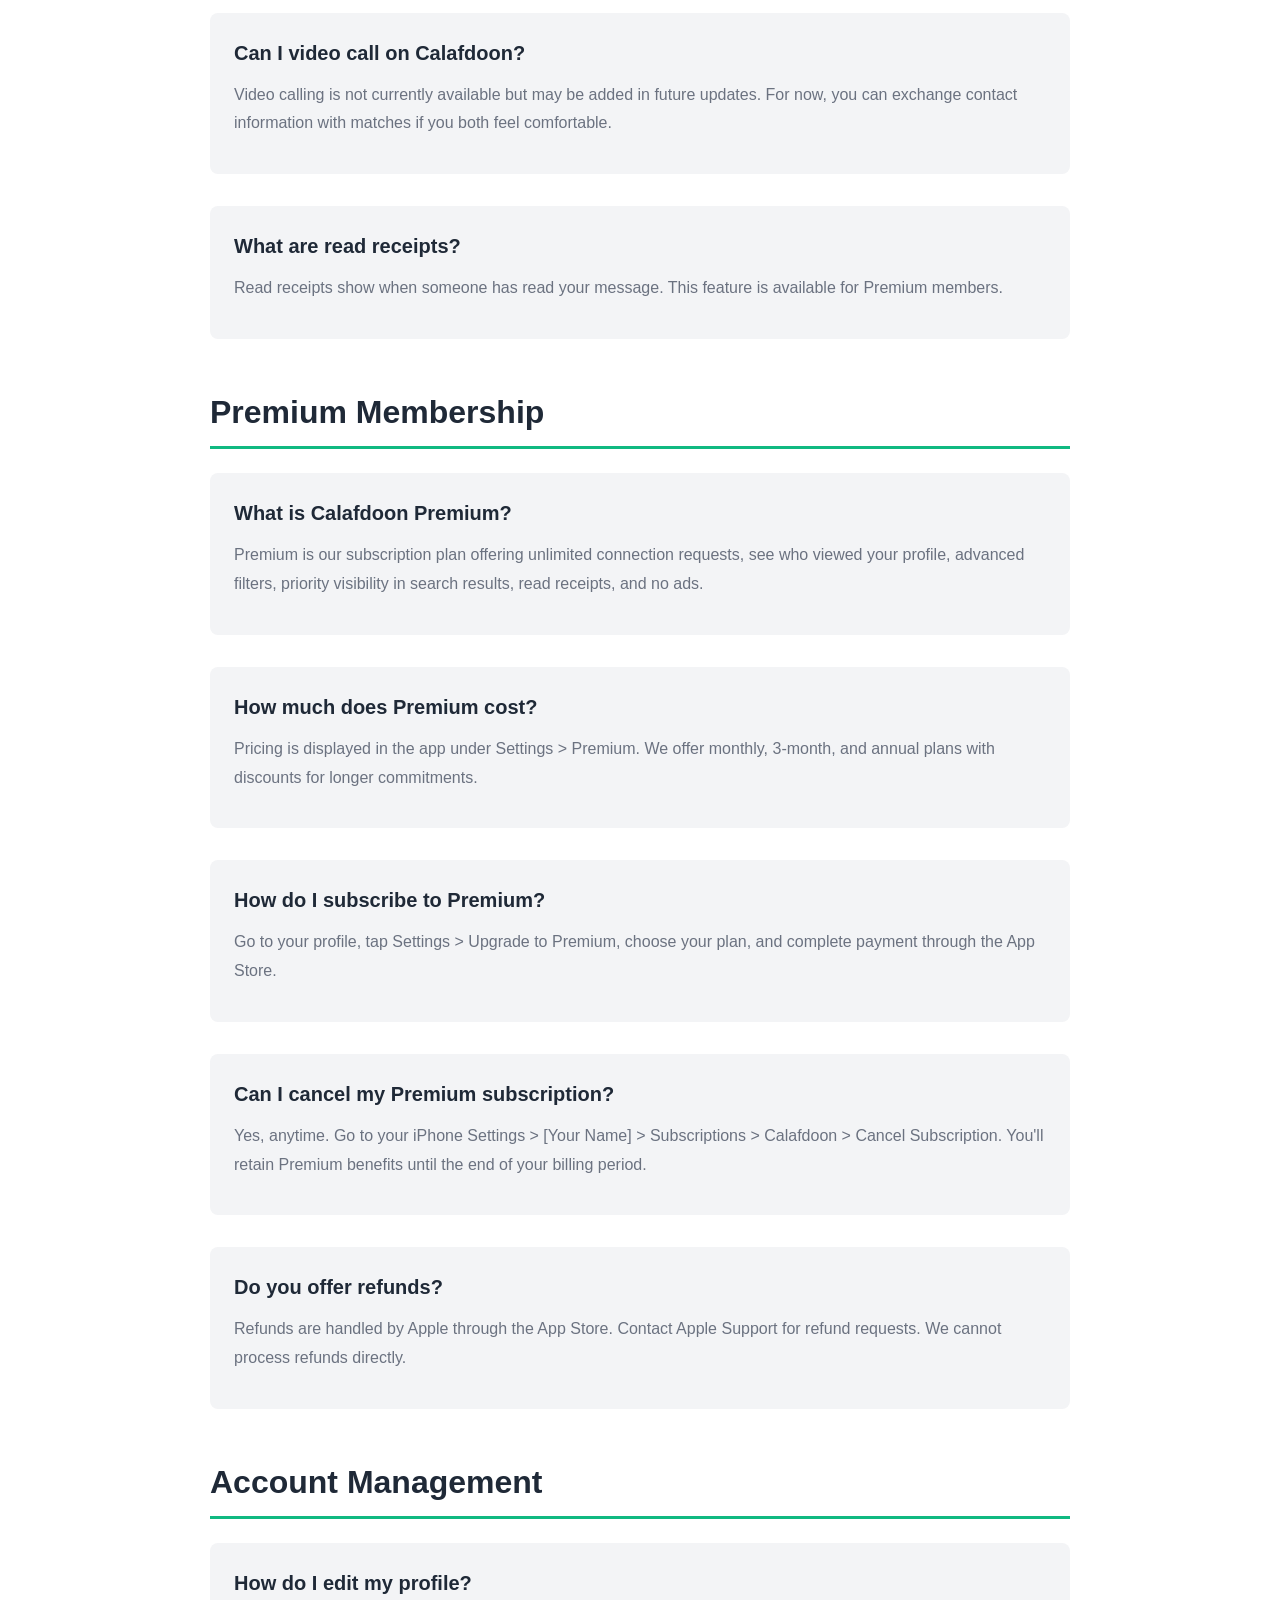
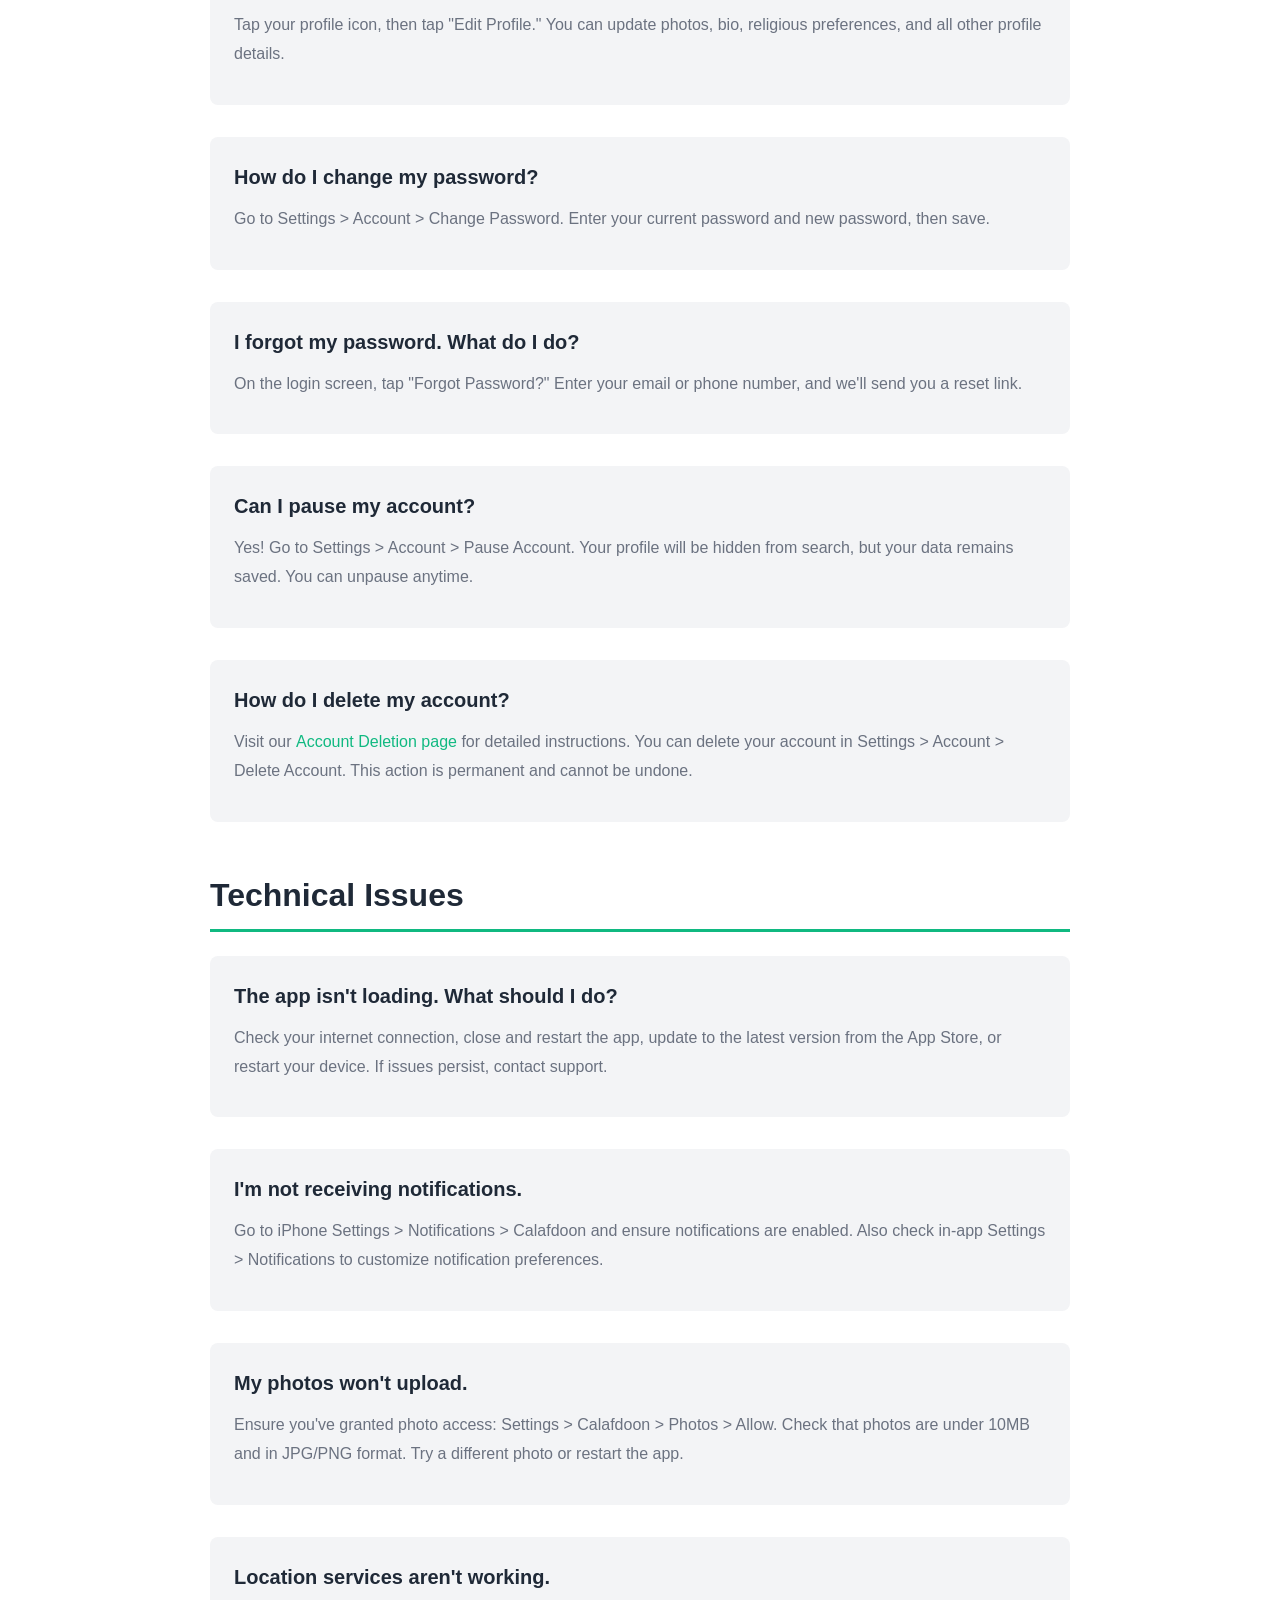
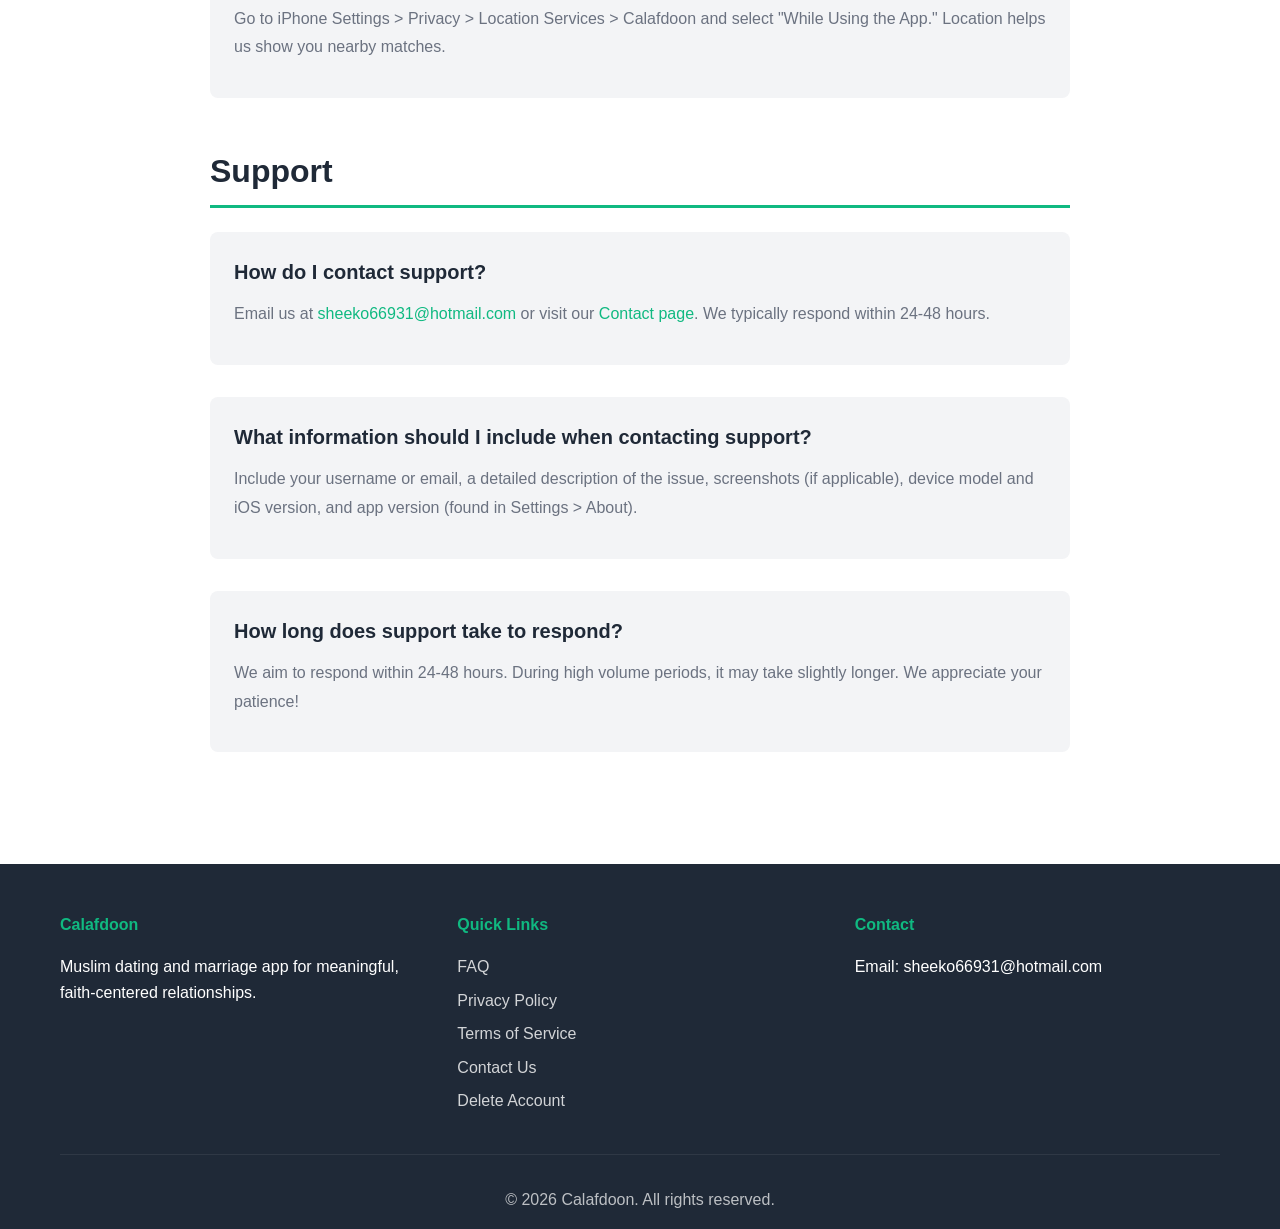
<file: faq.html>
<!DOCTYPE html>
<html lang="en">
<head>
    <meta charset="UTF-8">
    <meta name="viewport" content="width=device-width, initial-scale=1.0">
    <title>FAQ - Calafdoon Support</title>
    <link rel="stylesheet" href="styles.css">
</head>
<body>
    <nav class="navbar">
        <div class="container">
            <div class="logo">Calafdoon</div>
            <ul class="nav-links">
                <li><a href="index.html">Home</a></li>
                <li><a href="faq.html">FAQ</a></li>
                <li><a href="privacy.html">Privacy</a></li>
                <li><a href="terms.html">Terms</a></li>
                <li><a href="contact.html">Contact</a></li>
                <li><a href="delete-account.html">Delete Account</a></li>
            </ul>
        </div>
    </nav>

    <div class="page-header">
        <div class="container">
            <h1>Frequently Asked Questions</h1>
            <p>Find answers to common questions about Calafdoon</p>
        </div>
    </div>

    <section class="faq-content">
        <div class="container">
            <div class="faq-section">
                <h2>About Calafdoon</h2>
                
                <div class="faq-item">
                    <h3>What is Calafdoon?</h3>
                    <p>Calafdoon is the premier Muslim dating and marriage app designed for singles seeking meaningful, faith-centered relationships. We provide a respectful, halal environment to connect with compatible matches who share your values and beliefs.</p>
                </div>

                <div class="faq-item">
                    <h3>Who can use Calafdoon?</h3>
                    <p>Calafdoon is for Muslim singles aged 18+ who are looking for marriage or serious relationships. Whether you're seeking marriage, looking for a serious relationship, or a diaspora Muslim connecting with your culture, Calafdoon is designed for you.</p>
                </div>

                <div class="faq-item">
                    <h3>Is Calafdoon free to use?</h3>
                    <p>Yes! Calafdoon offers a free version where you can create a profile, browse matches, and send up to 10 connection requests per day. We also offer Premium membership with unlimited requests, advanced filters, profile views, priority visibility, and read receipts.</p>
                </div>
            </div>

            <div class="faq-section">
                <h2>Getting Started</h2>
                
                <div class="faq-item">
                    <h3>How do I create an account?</h3>
                    <p>Download the Calafdoon app from the App Store, tap "Sign Up," and provide your email, phone number, and basic information. You'll receive a verification code to confirm your account. Then complete your profile with photos and details about your faith, values, and preferences.</p>
                </div>

                <div class="faq-item">
                    <h3>I didn't receive my verification code. What should I do?</h3>
                    <p>Check your spam/junk folder. Ensure you entered the correct phone number or email. Wait a few minutes and request a new code. If the issue persists, contact us at sheeko66931@hotmail.com.</p>
                </div>

                <div class="faq-item">
                    <h3>What information do I need to provide?</h3>
                    <p>You'll share your religious practice level, prayer frequency, hijab/modesty preferences, cultural background, education, family goals, marriage timeline, interests, and lifestyle preferences. The more complete your profile, the better your matches!</p>
                </div>

                <div class="faq-item">
                    <h3>Can I use Calafdoon without uploading photos?</h3>
                    <p>While you can create a profile without photos, we strongly recommend adding at least one photo. Profiles with photos receive significantly more connection requests and responses.</p>
                </div>
            </div>

            <div class="faq-section">
                <h2>Matching & Connections</h2>
                
                <div class="faq-item">
                    <h3>How does matching work?</h3>
                    <p>Our smart matching algorithm considers religious compatibility (prayer frequency, hijab preferences, halal lifestyle), cultural background, location preferences, age range, marriage timeline, education level, and lifestyle choices to suggest compatible profiles.</p>
                </div>

                <div class="faq-item">
                    <h3>What is a connection request?</h3>
                    <p>Instead of swiping, you send thoughtful connection requests with a personalized message. This encourages quality interactions. Free users can send 10 requests per day; Premium members get unlimited requests.</p>
                </div>

                <div class="faq-item">
                    <h3>How do I send a connection request?</h3>
                    <p>Browse profiles, tap the diamond "Request" button, write a personalized message explaining why you're interested, and send. The other person can accept, decline, or ignore your request.</p>
                </div>

                <div class="faq-item">
                    <h3>What happens when someone accepts my request?</h3>
                    <p>You'll receive a notification and can start messaging! You can send text messages, voice messages, and share photos in a private, secure chat.</p>
                </div>

                <div class="faq-item">
                    <h3>Can I filter matches?</h3>
                    <p>Yes! Use filters for religious practice level, prayer frequency, hijab preferences, cultural background, age range, location/distance, education level, and marriage timeline. Premium members get access to advanced filters.</p>
                </div>

                <div class="faq-item">
                    <h3>How many profiles can I view per day?</h3>
                    <p>Free users have unlimited profile browsing. Premium members also get to see who viewed their profile.</p>
                </div>
            </div>

            <div class="faq-section">
                <h2>Privacy & Safety</h2>
                
                <div class="faq-item">
                    <h3>Is my information safe?</h3>
                    <p>Yes. We use industry-standard encryption, never share your data with third parties without consent, and allow you to control profile visibility. Read our full <a href="privacy.html">Privacy Policy</a> for details.</p>
                </div>

                <div class="faq-item">
                    <h3>Can I control who sees my profile?</h3>
                    <p>Yes! You can hide your profile from specific users, control distance visibility, and choose whether to show your last active status.</p>
                </div>

                <div class="faq-item">
                    <h3>How do I block or report someone?</h3>
                    <p>Go to their profile, tap the three dots (⋯) menu, and select "Block" or "Report." Blocked users cannot see your profile or contact you. Reported users are reviewed by our moderation team.</p>
                </div>

                <div class="faq-item">
                    <h3>What should I report?</h3>
                    <p>Report harassment or inappropriate messages, fake profiles or scams, disrespectful behavior, requests for money, or anything that violates our Community Guidelines.</p>
                </div>

                <div class="faq-item">
                    <h3>Does Calafdoon verify profiles?</h3>
                    <p>We offer optional profile verification. Verified users get a checkmark badge. We review photos and may request additional verification steps to ensure authenticity.</p>
                </div>
            </div>

            <div class="faq-section">
                <h2>Messaging & Communication</h2>
                
                <div class="faq-item">
                    <h3>How do I start a conversation?</h3>
                    <p>You can only message someone after they accept your connection request (or you accept theirs). This ensures both parties are interested before chatting.</p>
                </div>

                <div class="faq-item">
                    <h3>Can I send photos in messages?</h3>
                    <p>Yes, once connected, you can share photos, voice messages, and text messages in your private chat.</p>
                </div>

                <div class="faq-item">
                    <h3>Can I video call on Calafdoon?</h3>
                    <p>Video calling is not currently available but may be added in future updates. For now, you can exchange contact information with matches if you both feel comfortable.</p>
                </div>

                <div class="faq-item">
                    <h3>What are read receipts?</h3>
                    <p>Read receipts show when someone has read your message. This feature is available for Premium members.</p>
                </div>
            </div>

            <div class="faq-section">
                <h2>Premium Membership</h2>
                
                <div class="faq-item">
                    <h3>What is Calafdoon Premium?</h3>
                    <p>Premium is our subscription plan offering unlimited connection requests, see who viewed your profile, advanced filters, priority visibility in search results, read receipts, and no ads.</p>
                </div>

                <div class="faq-item">
                    <h3>How much does Premium cost?</h3>
                    <p>Pricing is displayed in the app under Settings > Premium. We offer monthly, 3-month, and annual plans with discounts for longer commitments.</p>
                </div>

                <div class="faq-item">
                    <h3>How do I subscribe to Premium?</h3>
                    <p>Go to your profile, tap Settings > Upgrade to Premium, choose your plan, and complete payment through the App Store.</p>
                </div>

                <div class="faq-item">
                    <h3>Can I cancel my Premium subscription?</h3>
                    <p>Yes, anytime. Go to your iPhone Settings > [Your Name] > Subscriptions > Calafdoon > Cancel Subscription. You'll retain Premium benefits until the end of your billing period.</p>
                </div>

                <div class="faq-item">
                    <h3>Do you offer refunds?</h3>
                    <p>Refunds are handled by Apple through the App Store. Contact Apple Support for refund requests. We cannot process refunds directly.</p>
                </div>
            </div>

            <div class="faq-section">
                <h2>Account Management</h2>
                
                <div class="faq-item">
                    <h3>How do I edit my profile?</h3>
                    <p>Tap your profile icon, then tap "Edit Profile." You can update photos, bio, religious preferences, and all other profile details.</p>
                </div>

                <div class="faq-item">
                    <h3>How do I change my password?</h3>
                    <p>Go to Settings > Account > Change Password. Enter your current password and new password, then save.</p>
                </div>

                <div class="faq-item">
                    <h3>I forgot my password. What do I do?</h3>
                    <p>On the login screen, tap "Forgot Password?" Enter your email or phone number, and we'll send you a reset link.</p>
                </div>

                <div class="faq-item">
                    <h3>Can I pause my account?</h3>
                    <p>Yes! Go to Settings > Account > Pause Account. Your profile will be hidden from search, but your data remains saved. You can unpause anytime.</p>
                </div>

                <div class="faq-item">
                    <h3>How do I delete my account?</h3>
                    <p>Visit our <a href="delete-account.html">Account Deletion page</a> for detailed instructions. You can delete your account in Settings > Account > Delete Account. This action is permanent and cannot be undone.</p>
                </div>
            </div>

            <div class="faq-section">
                <h2>Technical Issues</h2>
                
                <div class="faq-item">
                    <h3>The app isn't loading. What should I do?</h3>
                    <p>Check your internet connection, close and restart the app, update to the latest version from the App Store, or restart your device. If issues persist, contact support.</p>
                </div>

                <div class="faq-item">
                    <h3>I'm not receiving notifications.</h3>
                    <p>Go to iPhone Settings > Notifications > Calafdoon and ensure notifications are enabled. Also check in-app Settings > Notifications to customize notification preferences.</p>
                </div>

                <div class="faq-item">
                    <h3>My photos won't upload.</h3>
                    <p>Ensure you've granted photo access: Settings > Calafdoon > Photos > Allow. Check that photos are under 10MB and in JPG/PNG format. Try a different photo or restart the app.</p>
                </div>

                <div class="faq-item">
                    <h3>Location services aren't working.</h3>
                    <p>Go to iPhone Settings > Privacy > Location Services > Calafdoon and select "While Using the App." Location helps us show you nearby matches.</p>
                </div>
            </div>

            <div class="faq-section">
                <h2>Support</h2>
                
                <div class="faq-item">
                    <h3>How do I contact support?</h3>
                    <p>Email us at <a href="mailto:sheeko66931@hotmail.com">sheeko66931@hotmail.com</a> or visit our <a href="contact.html">Contact page</a>. We typically respond within 24-48 hours.</p>
                </div>

                <div class="faq-item">
                    <h3>What information should I include when contacting support?</h3>
                    <p>Include your username or email, a detailed description of the issue, screenshots (if applicable), device model and iOS version, and app version (found in Settings > About).</p>
                </div>

                <div class="faq-item">
                    <h3>How long does support take to respond?</h3>
                    <p>We aim to respond within 24-48 hours. During high volume periods, it may take slightly longer. We appreciate your patience!</p>
                </div>
            </div>
        </div>
    </section>

    <footer>
        <div class="container">
            <div class="footer-content">
                <div class="footer-section">
                    <h4>Calafdoon</h4>
                    <p>Muslim dating and marriage app for meaningful, faith-centered relationships.</p>
                </div>
                <div class="footer-section">
                    <h4>Quick Links</h4>
                    <ul>
                        <li><a href="faq.html">FAQ</a></li>
                        <li><a href="privacy.html">Privacy Policy</a></li>
                        <li><a href="terms.html">Terms of Service</a></li>
                        <li><a href="contact.html">Contact Us</a></li>
                        <li><a href="delete-account.html">Delete Account</a></li>
                    </ul>
                </div>
                <div class="footer-section">
                    <h4>Contact</h4>
                    <p>Email: sheeko66931@hotmail.com</p>
                </div>
            </div>
            <div class="footer-bottom">
                <p>&copy; 2026 Calafdoon. All rights reserved.</p>
            </div>
        </div>
    </footer>
</body>
</html>
</file>
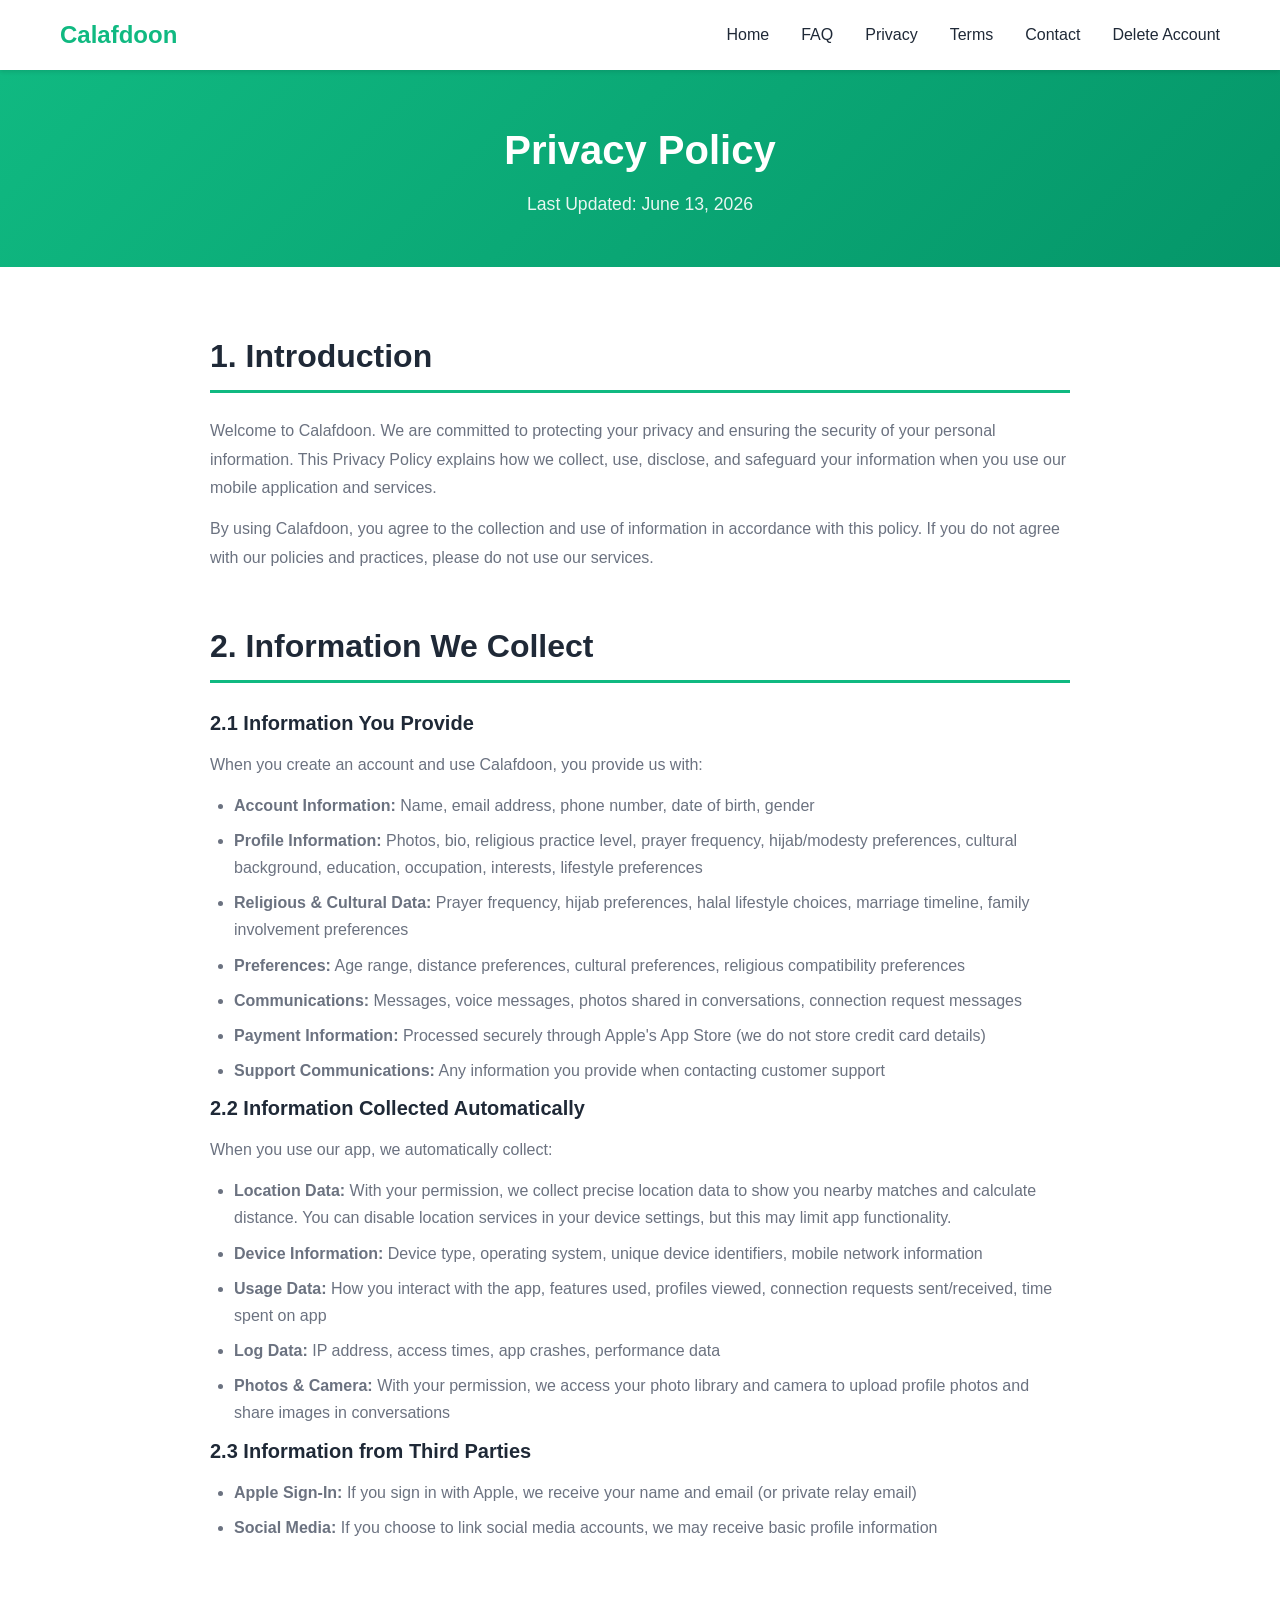
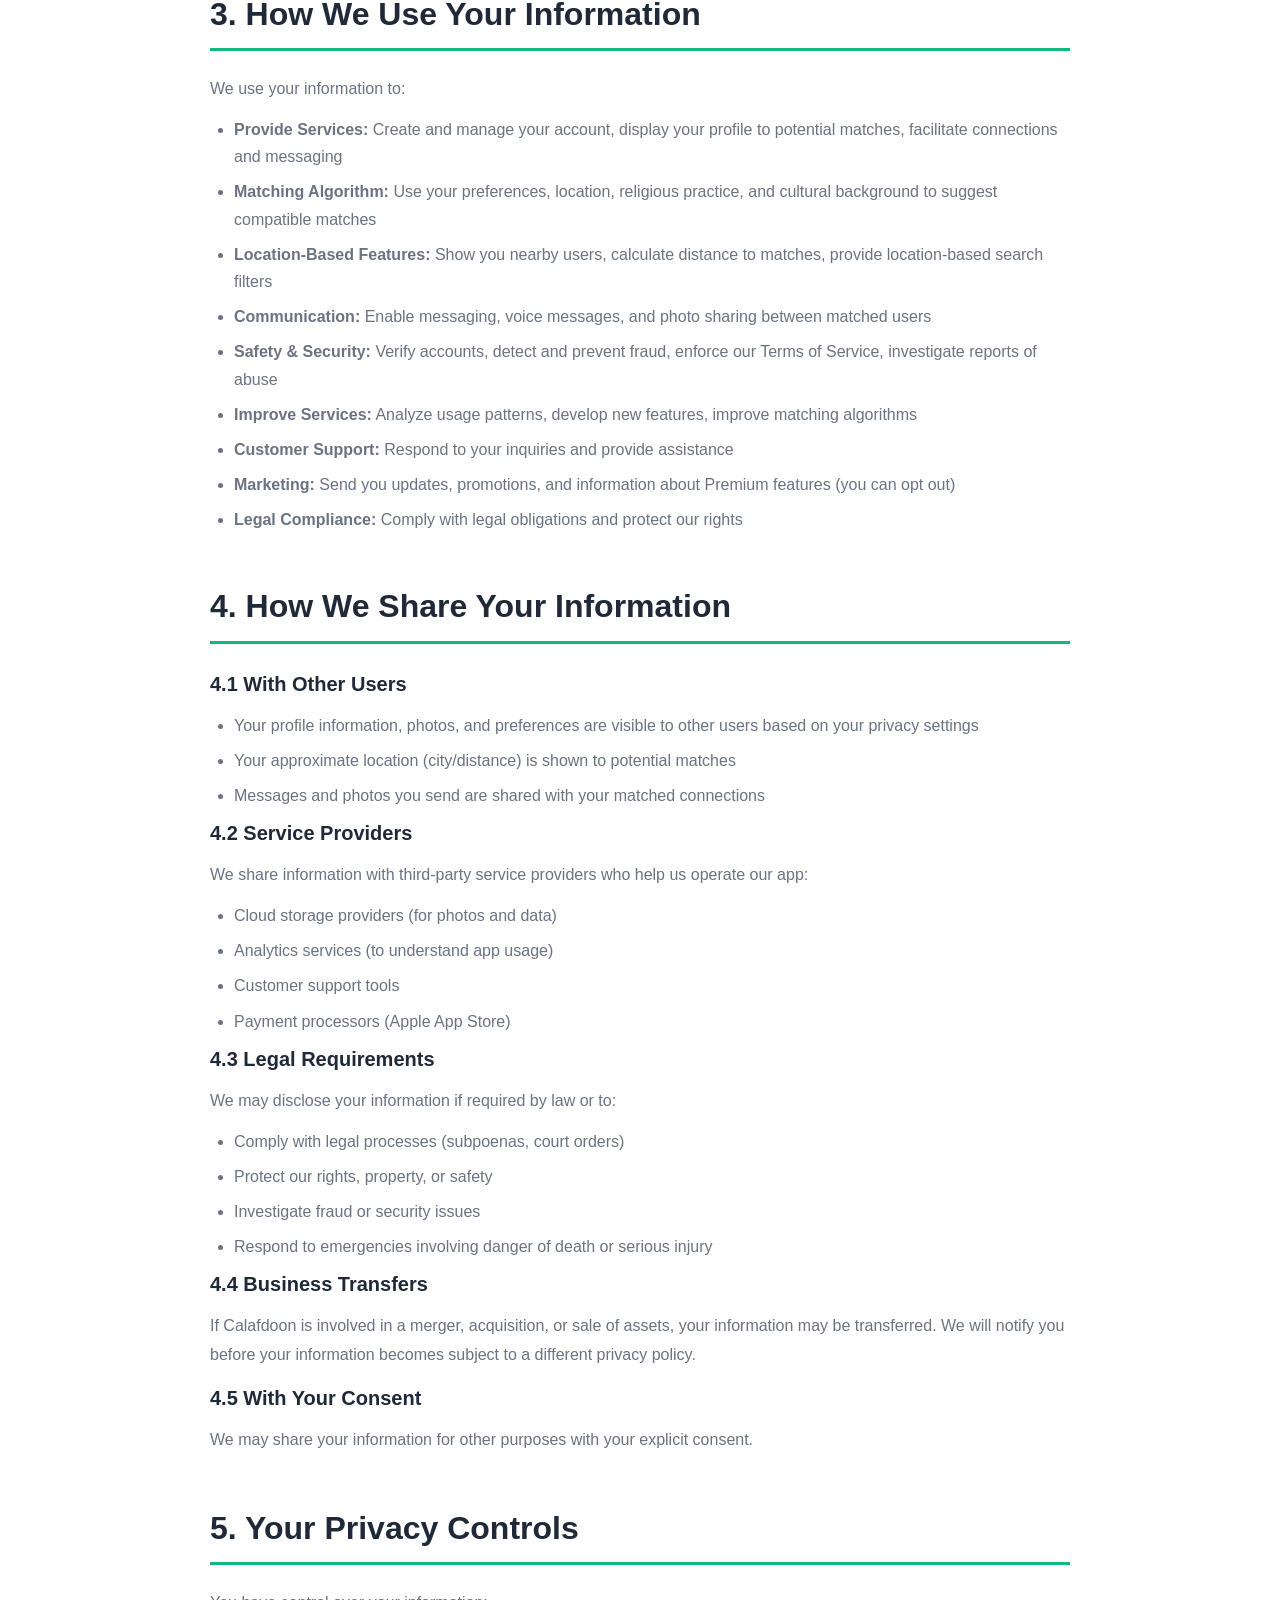
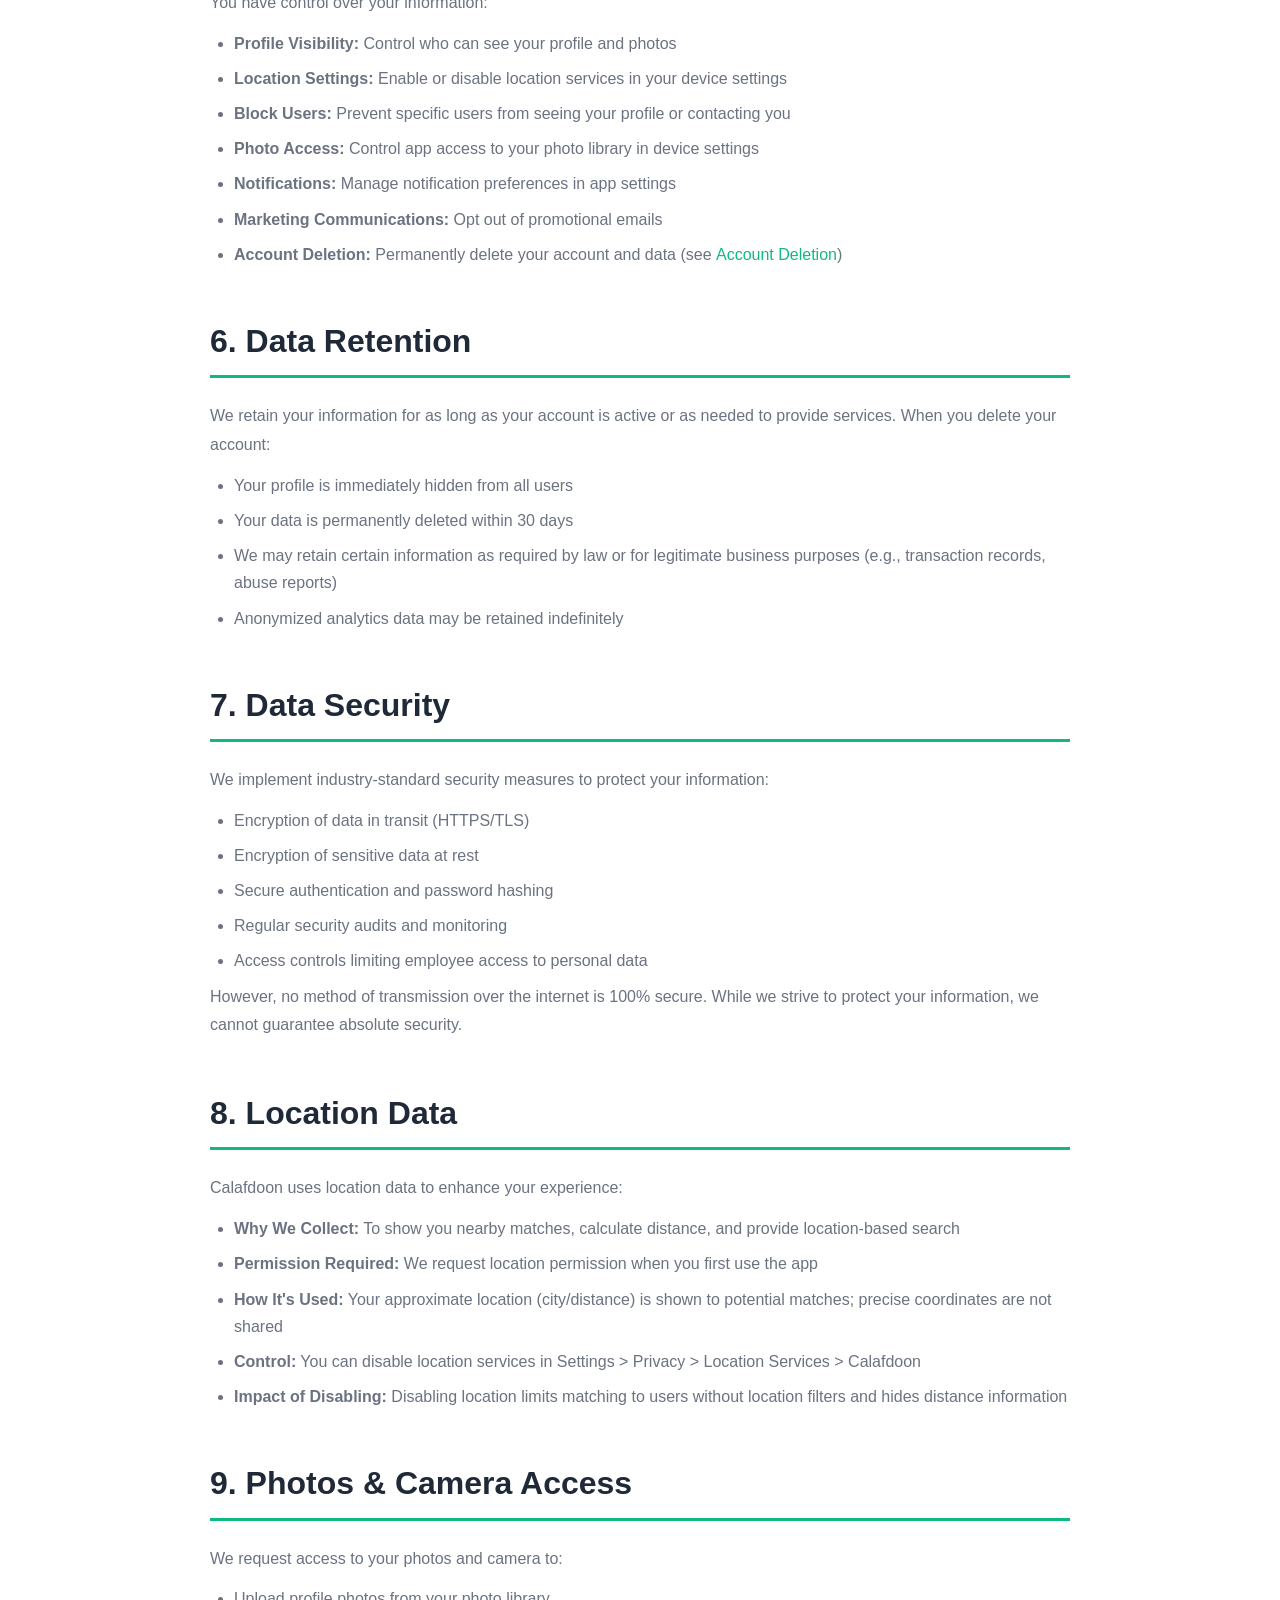
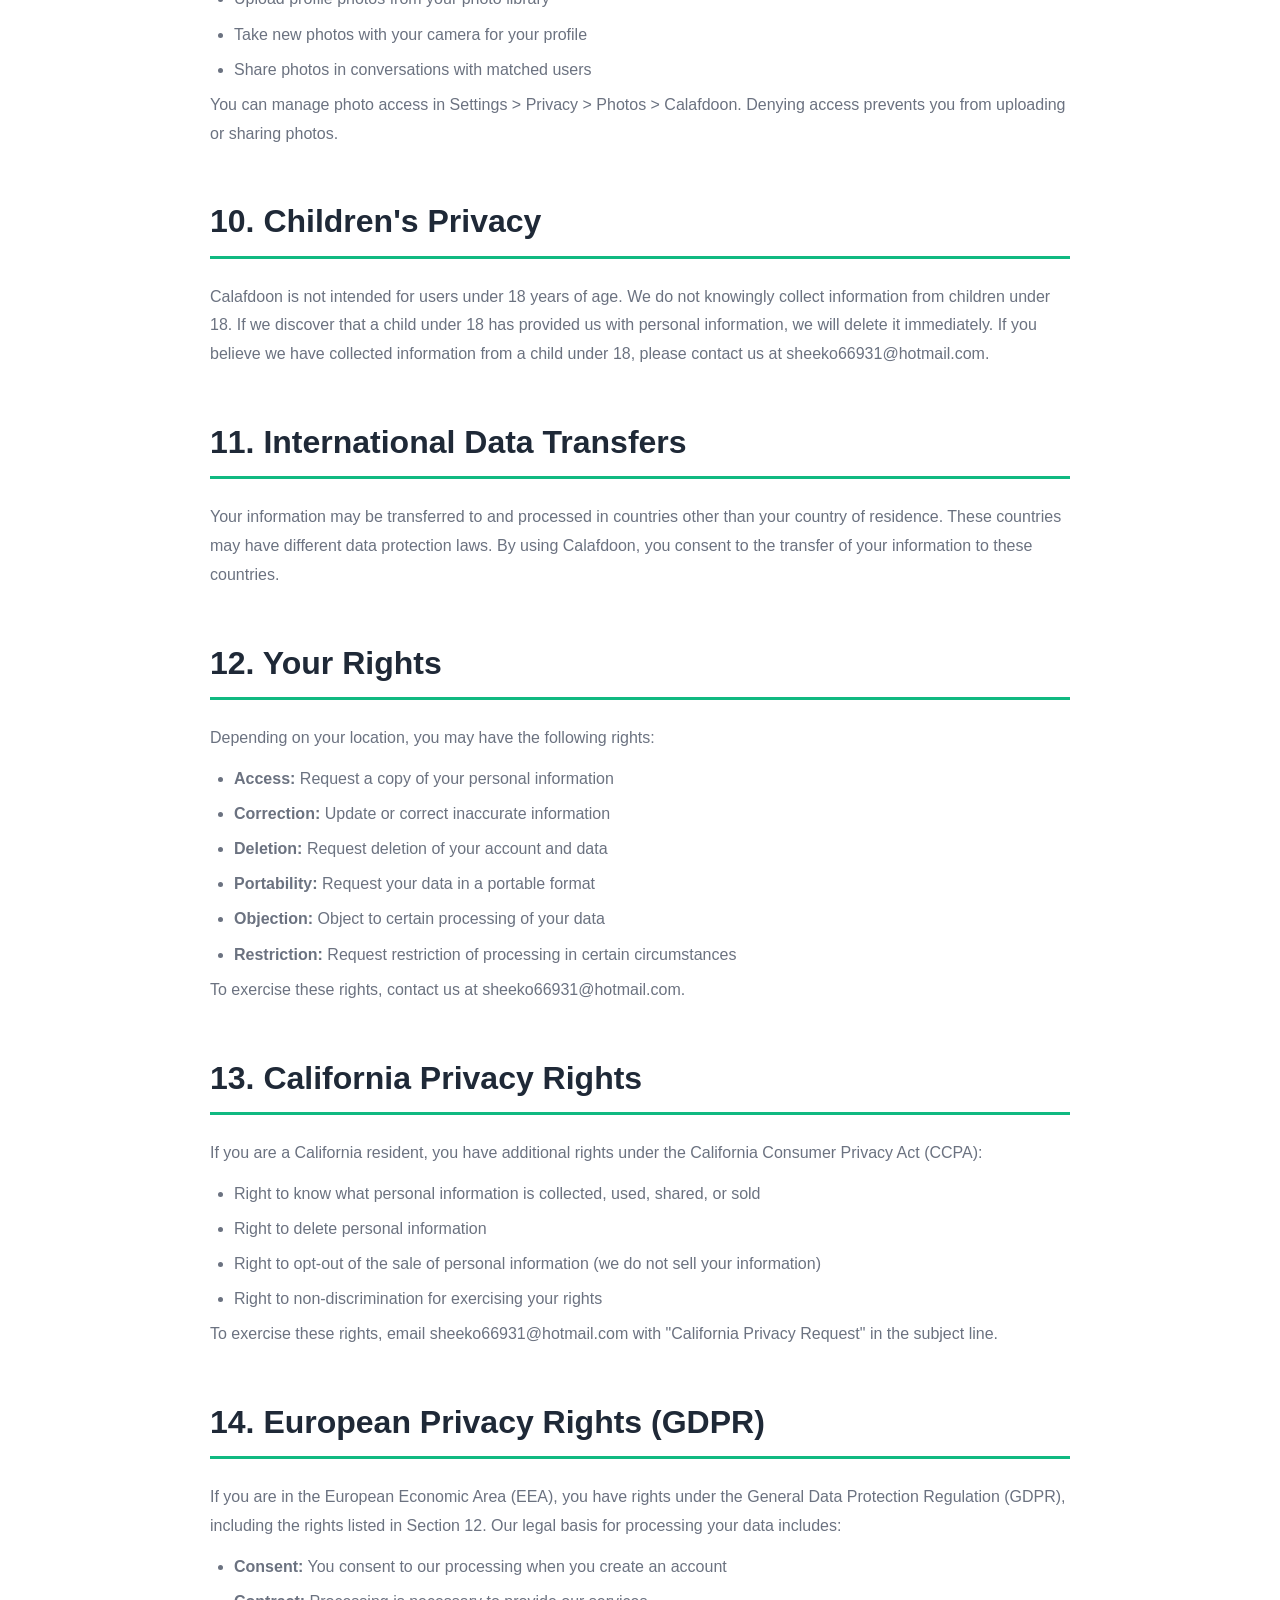
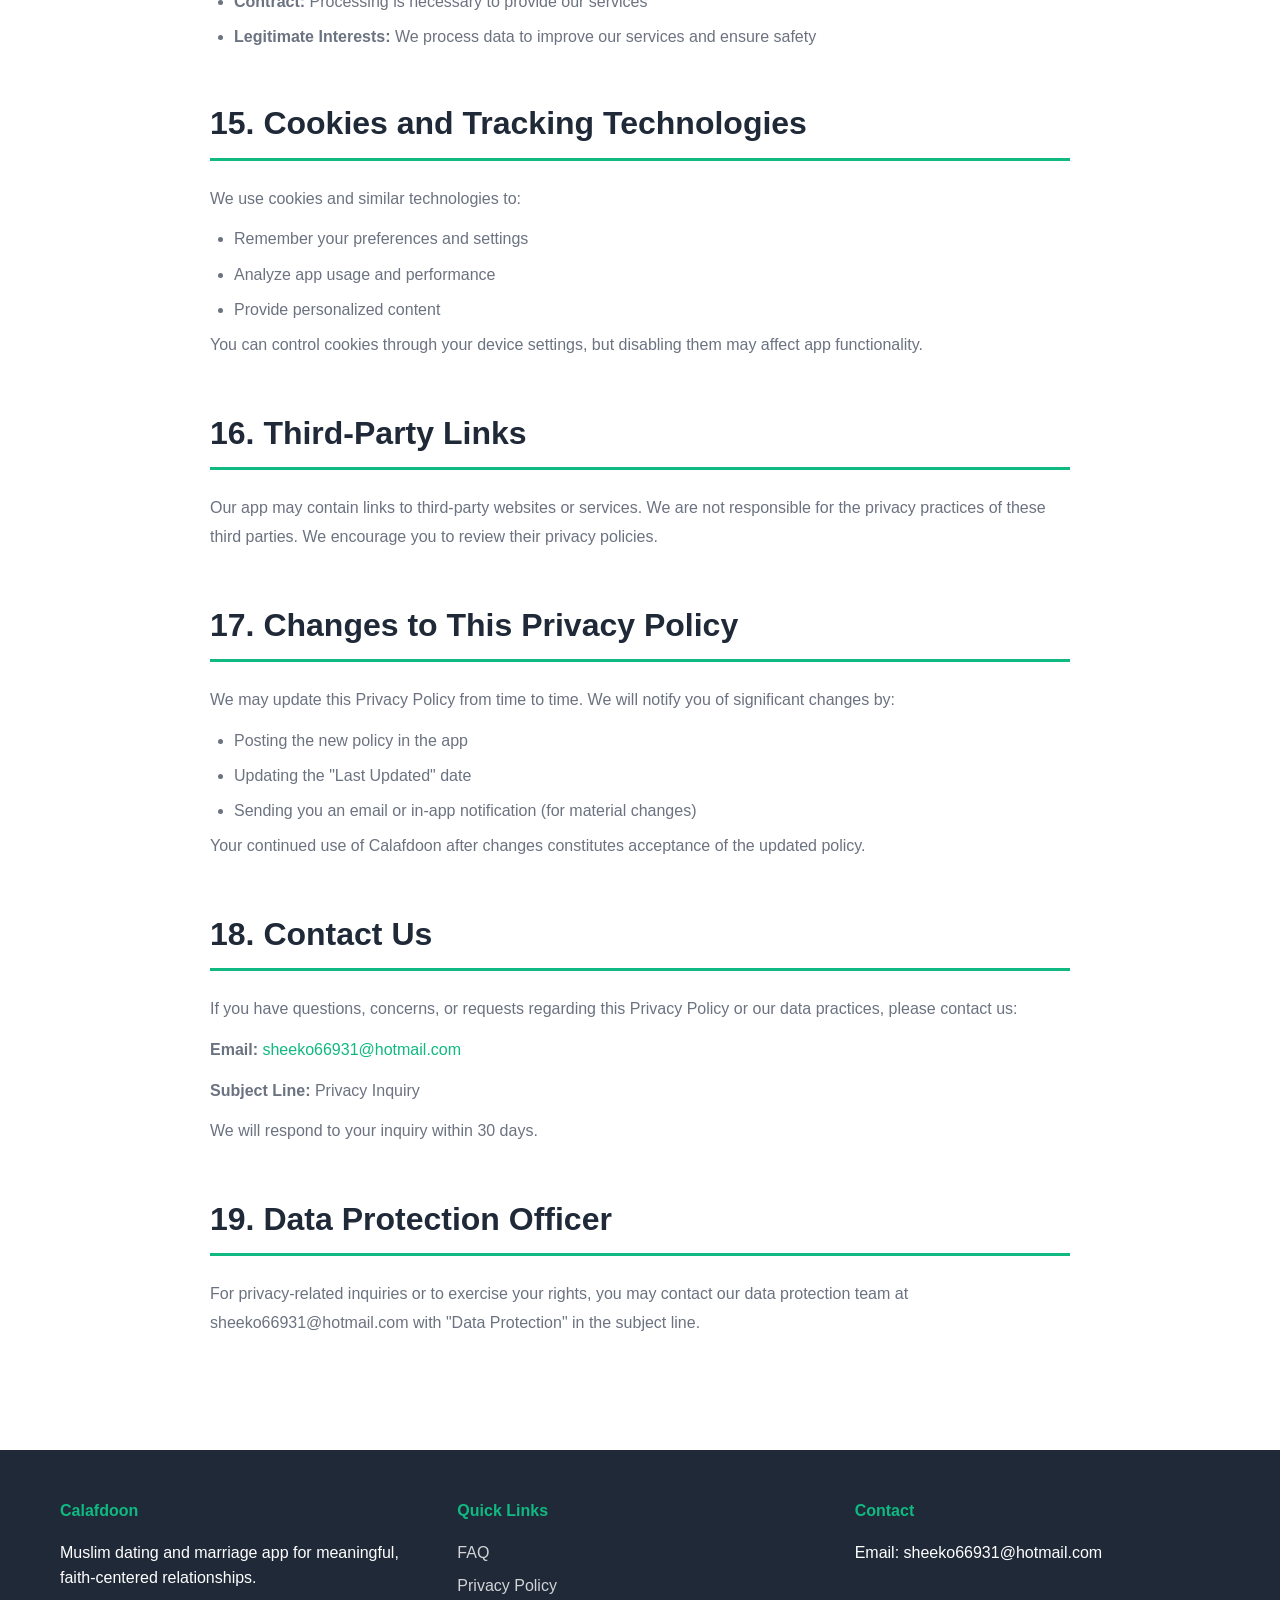
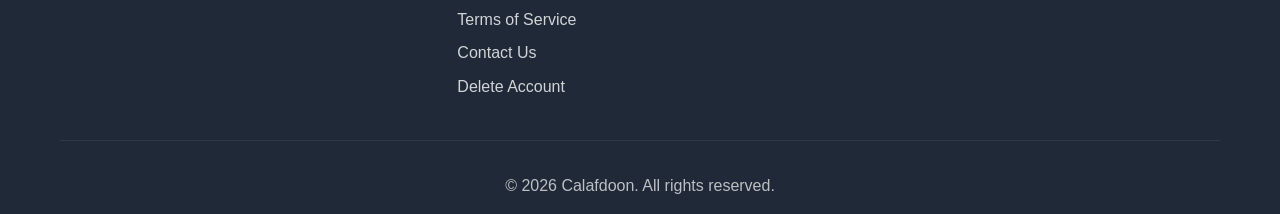
<file: privacy.html>
<!DOCTYPE html>
<html lang="en">
<head>
    <meta charset="UTF-8">
    <meta name="viewport" content="width=device-width, initial-scale=1.0">
    <title>Privacy Policy - Calafdoon</title>
    <link rel="stylesheet" href="styles.css">
</head>
<body>
    <nav class="navbar">
        <div class="container">
            <div class="logo">Calafdoon</div>
            <ul class="nav-links">
                <li><a href="index.html">Home</a></li>
                <li><a href="faq.html">FAQ</a></li>
                <li><a href="privacy.html">Privacy</a></li>
                <li><a href="terms.html">Terms</a></li>
                <li><a href="contact.html">Contact</a></li>
                <li><a href="delete-account.html">Delete Account</a></li>
            </ul>
        </div>
    </nav>

    <div class="page-header">
        <div class="container">
            <h1>Privacy Policy</h1>
            <p>Last Updated: June 13, 2026</p>
        </div>
    </div>

    <section class="legal-content">
        <div class="container">
            <div class="legal-section">
                <h2>1. Introduction</h2>
                <p>Welcome to Calafdoon. We are committed to protecting your privacy and ensuring the security of your personal information. This Privacy Policy explains how we collect, use, disclose, and safeguard your information when you use our mobile application and services.</p>
                <p>By using Calafdoon, you agree to the collection and use of information in accordance with this policy. If you do not agree with our policies and practices, please do not use our services.</p>
            </div>

            <div class="legal-section">
                <h2>2. Information We Collect</h2>
                
                <h3>2.1 Information You Provide</h3>
                <p>When you create an account and use Calafdoon, you provide us with:</p>
                <ul>
                    <li><strong>Account Information:</strong> Name, email address, phone number, date of birth, gender</li>
                    <li><strong>Profile Information:</strong> Photos, bio, religious practice level, prayer frequency, hijab/modesty preferences, cultural background, education, occupation, interests, lifestyle preferences</li>
                    <li><strong>Religious & Cultural Data:</strong> Prayer frequency, hijab preferences, halal lifestyle choices, marriage timeline, family involvement preferences</li>
                    <li><strong>Preferences:</strong> Age range, distance preferences, cultural preferences, religious compatibility preferences</li>
                    <li><strong>Communications:</strong> Messages, voice messages, photos shared in conversations, connection request messages</li>
                    <li><strong>Payment Information:</strong> Processed securely through Apple's App Store (we do not store credit card details)</li>
                    <li><strong>Support Communications:</strong> Any information you provide when contacting customer support</li>
                </ul>

                <h3>2.2 Information Collected Automatically</h3>
                <p>When you use our app, we automatically collect:</p>
                <ul>
                    <li><strong>Location Data:</strong> With your permission, we collect precise location data to show you nearby matches and calculate distance. You can disable location services in your device settings, but this may limit app functionality.</li>
                    <li><strong>Device Information:</strong> Device type, operating system, unique device identifiers, mobile network information</li>
                    <li><strong>Usage Data:</strong> How you interact with the app, features used, profiles viewed, connection requests sent/received, time spent on app</li>
                    <li><strong>Log Data:</strong> IP address, access times, app crashes, performance data</li>
                    <li><strong>Photos & Camera:</strong> With your permission, we access your photo library and camera to upload profile photos and share images in conversations</li>
                </ul>

                <h3>2.3 Information from Third Parties</h3>
                <ul>
                    <li><strong>Apple Sign-In:</strong> If you sign in with Apple, we receive your name and email (or private relay email)</li>
                    <li><strong>Social Media:</strong> If you choose to link social media accounts, we may receive basic profile information</li>
                </ul>
            </div>

            <div class="legal-section">
                <h2>3. How We Use Your Information</h2>
                <p>We use your information to:</p>
                <ul>
                    <li><strong>Provide Services:</strong> Create and manage your account, display your profile to potential matches, facilitate connections and messaging</li>
                    <li><strong>Matching Algorithm:</strong> Use your preferences, location, religious practice, and cultural background to suggest compatible matches</li>
                    <li><strong>Location-Based Features:</strong> Show you nearby users, calculate distance to matches, provide location-based search filters</li>
                    <li><strong>Communication:</strong> Enable messaging, voice messages, and photo sharing between matched users</li>
                    <li><strong>Safety & Security:</strong> Verify accounts, detect and prevent fraud, enforce our Terms of Service, investigate reports of abuse</li>
                    <li><strong>Improve Services:</strong> Analyze usage patterns, develop new features, improve matching algorithms</li>
                    <li><strong>Customer Support:</strong> Respond to your inquiries and provide assistance</li>
                    <li><strong>Marketing:</strong> Send you updates, promotions, and information about Premium features (you can opt out)</li>
                    <li><strong>Legal Compliance:</strong> Comply with legal obligations and protect our rights</li>
                </ul>
            </div>

            <div class="legal-section">
                <h2>4. How We Share Your Information</h2>
                
                <h3>4.1 With Other Users</h3>
                <ul>
                    <li>Your profile information, photos, and preferences are visible to other users based on your privacy settings</li>
                    <li>Your approximate location (city/distance) is shown to potential matches</li>
                    <li>Messages and photos you send are shared with your matched connections</li>
                </ul>

                <h3>4.2 Service Providers</h3>
                <p>We share information with third-party service providers who help us operate our app:</p>
                <ul>
                    <li>Cloud storage providers (for photos and data)</li>
                    <li>Analytics services (to understand app usage)</li>
                    <li>Customer support tools</li>
                    <li>Payment processors (Apple App Store)</li>
                </ul>

                <h3>4.3 Legal Requirements</h3>
                <p>We may disclose your information if required by law or to:</p>
                <ul>
                    <li>Comply with legal processes (subpoenas, court orders)</li>
                    <li>Protect our rights, property, or safety</li>
                    <li>Investigate fraud or security issues</li>
                    <li>Respond to emergencies involving danger of death or serious injury</li>
                </ul>

                <h3>4.4 Business Transfers</h3>
                <p>If Calafdoon is involved in a merger, acquisition, or sale of assets, your information may be transferred. We will notify you before your information becomes subject to a different privacy policy.</p>

                <h3>4.5 With Your Consent</h3>
                <p>We may share your information for other purposes with your explicit consent.</p>
            </div>

            <div class="legal-section">
                <h2>5. Your Privacy Controls</h2>
                <p>You have control over your information:</p>
                <ul>
                    <li><strong>Profile Visibility:</strong> Control who can see your profile and photos</li>
                    <li><strong>Location Settings:</strong> Enable or disable location services in your device settings</li>
                    <li><strong>Block Users:</strong> Prevent specific users from seeing your profile or contacting you</li>
                    <li><strong>Photo Access:</strong> Control app access to your photo library in device settings</li>
                    <li><strong>Notifications:</strong> Manage notification preferences in app settings</li>
                    <li><strong>Marketing Communications:</strong> Opt out of promotional emails</li>
                    <li><strong>Account Deletion:</strong> Permanently delete your account and data (see <a href="delete-account.html">Account Deletion</a>)</li>
                </ul>
            </div>

            <div class="legal-section">
                <h2>6. Data Retention</h2>
                <p>We retain your information for as long as your account is active or as needed to provide services. When you delete your account:</p>
                <ul>
                    <li>Your profile is immediately hidden from all users</li>
                    <li>Your data is permanently deleted within 30 days</li>
                    <li>We may retain certain information as required by law or for legitimate business purposes (e.g., transaction records, abuse reports)</li>
                    <li>Anonymized analytics data may be retained indefinitely</li>
                </ul>
            </div>

            <div class="legal-section">
                <h2>7. Data Security</h2>
                <p>We implement industry-standard security measures to protect your information:</p>
                <ul>
                    <li>Encryption of data in transit (HTTPS/TLS)</li>
                    <li>Encryption of sensitive data at rest</li>
                    <li>Secure authentication and password hashing</li>
                    <li>Regular security audits and monitoring</li>
                    <li>Access controls limiting employee access to personal data</li>
                </ul>
                <p>However, no method of transmission over the internet is 100% secure. While we strive to protect your information, we cannot guarantee absolute security.</p>
            </div>

            <div class="legal-section">
                <h2>8. Location Data</h2>
                <p>Calafdoon uses location data to enhance your experience:</p>
                <ul>
                    <li><strong>Why We Collect:</strong> To show you nearby matches, calculate distance, and provide location-based search</li>
                    <li><strong>Permission Required:</strong> We request location permission when you first use the app</li>
                    <li><strong>How It's Used:</strong> Your approximate location (city/distance) is shown to potential matches; precise coordinates are not shared</li>
                    <li><strong>Control:</strong> You can disable location services in Settings > Privacy > Location Services > Calafdoon</li>
                    <li><strong>Impact of Disabling:</strong> Disabling location limits matching to users without location filters and hides distance information</li>
                </ul>
            </div>

            <div class="legal-section">
                <h2>9. Photos & Camera Access</h2>
                <p>We request access to your photos and camera to:</p>
                <ul>
                    <li>Upload profile photos from your photo library</li>
                    <li>Take new photos with your camera for your profile</li>
                    <li>Share photos in conversations with matched users</li>
                </ul>
                <p>You can manage photo access in Settings > Privacy > Photos > Calafdoon. Denying access prevents you from uploading or sharing photos.</p>
            </div>

            <div class="legal-section">
                <h2>10. Children's Privacy</h2>
                <p>Calafdoon is not intended for users under 18 years of age. We do not knowingly collect information from children under 18. If we discover that a child under 18 has provided us with personal information, we will delete it immediately. If you believe we have collected information from a child under 18, please contact us at sheeko66931@hotmail.com.</p>
            </div>

            <div class="legal-section">
                <h2>11. International Data Transfers</h2>
                <p>Your information may be transferred to and processed in countries other than your country of residence. These countries may have different data protection laws. By using Calafdoon, you consent to the transfer of your information to these countries.</p>
            </div>

            <div class="legal-section">
                <h2>12. Your Rights</h2>
                <p>Depending on your location, you may have the following rights:</p>
                <ul>
                    <li><strong>Access:</strong> Request a copy of your personal information</li>
                    <li><strong>Correction:</strong> Update or correct inaccurate information</li>
                    <li><strong>Deletion:</strong> Request deletion of your account and data</li>
                    <li><strong>Portability:</strong> Request your data in a portable format</li>
                    <li><strong>Objection:</strong> Object to certain processing of your data</li>
                    <li><strong>Restriction:</strong> Request restriction of processing in certain circumstances</li>
                </ul>
                <p>To exercise these rights, contact us at sheeko66931@hotmail.com.</p>
            </div>

            <div class="legal-section">
                <h2>13. California Privacy Rights</h2>
                <p>If you are a California resident, you have additional rights under the California Consumer Privacy Act (CCPA):</p>
                <ul>
                    <li>Right to know what personal information is collected, used, shared, or sold</li>
                    <li>Right to delete personal information</li>
                    <li>Right to opt-out of the sale of personal information (we do not sell your information)</li>
                    <li>Right to non-discrimination for exercising your rights</li>
                </ul>
                <p>To exercise these rights, email sheeko66931@hotmail.com with "California Privacy Request" in the subject line.</p>
            </div>

            <div class="legal-section">
                <h2>14. European Privacy Rights (GDPR)</h2>
                <p>If you are in the European Economic Area (EEA), you have rights under the General Data Protection Regulation (GDPR), including the rights listed in Section 12. Our legal basis for processing your data includes:</p>
                <ul>
                    <li><strong>Consent:</strong> You consent to our processing when you create an account</li>
                    <li><strong>Contract:</strong> Processing is necessary to provide our services</li>
                    <li><strong>Legitimate Interests:</strong> We process data to improve our services and ensure safety</li>
                </ul>
            </div>

            <div class="legal-section">
                <h2>15. Cookies and Tracking Technologies</h2>
                <p>We use cookies and similar technologies to:</p>
                <ul>
                    <li>Remember your preferences and settings</li>
                    <li>Analyze app usage and performance</li>
                    <li>Provide personalized content</li>
                </ul>
                <p>You can control cookies through your device settings, but disabling them may affect app functionality.</p>
            </div>

            <div class="legal-section">
                <h2>16. Third-Party Links</h2>
                <p>Our app may contain links to third-party websites or services. We are not responsible for the privacy practices of these third parties. We encourage you to review their privacy policies.</p>
            </div>

            <div class="legal-section">
                <h2>17. Changes to This Privacy Policy</h2>
                <p>We may update this Privacy Policy from time to time. We will notify you of significant changes by:</p>
                <ul>
                    <li>Posting the new policy in the app</li>
                    <li>Updating the "Last Updated" date</li>
                    <li>Sending you an email or in-app notification (for material changes)</li>
                </ul>
                <p>Your continued use of Calafdoon after changes constitutes acceptance of the updated policy.</p>
            </div>

            <div class="legal-section">
                <h2>18. Contact Us</h2>
                <p>If you have questions, concerns, or requests regarding this Privacy Policy or our data practices, please contact us:</p>
                <p><strong>Email:</strong> <a href="mailto:sheeko66931@hotmail.com">sheeko66931@hotmail.com</a></p>
                <p><strong>Subject Line:</strong> Privacy Inquiry</p>
                <p>We will respond to your inquiry within 30 days.</p>
            </div>

            <div class="legal-section">
                <h2>19. Data Protection Officer</h2>
                <p>For privacy-related inquiries or to exercise your rights, you may contact our data protection team at sheeko66931@hotmail.com with "Data Protection" in the subject line.</p>
            </div>
        </div>
    </section>

    <footer>
        <div class="container">
            <div class="footer-content">
                <div class="footer-section">
                    <h4>Calafdoon</h4>
                    <p>Muslim dating and marriage app for meaningful, faith-centered relationships.</p>
                </div>
                <div class="footer-section">
                    <h4>Quick Links</h4>
                    <ul>
                        <li><a href="faq.html">FAQ</a></li>
                        <li><a href="privacy.html">Privacy Policy</a></li>
                        <li><a href="terms.html">Terms of Service</a></li>
                        <li><a href="contact.html">Contact Us</a></li>
                        <li><a href="delete-account.html">Delete Account</a></li>
                    </ul>
                </div>
                <div class="footer-section">
                    <h4>Contact</h4>
                    <p>Email: sheeko66931@hotmail.com</p>
                </div>
            </div>
            <div class="footer-bottom">
                <p>&copy; 2026 Calafdoon. All rights reserved.</p>
            </div>
        </div>
    </footer>
</body>
</html>
</file>
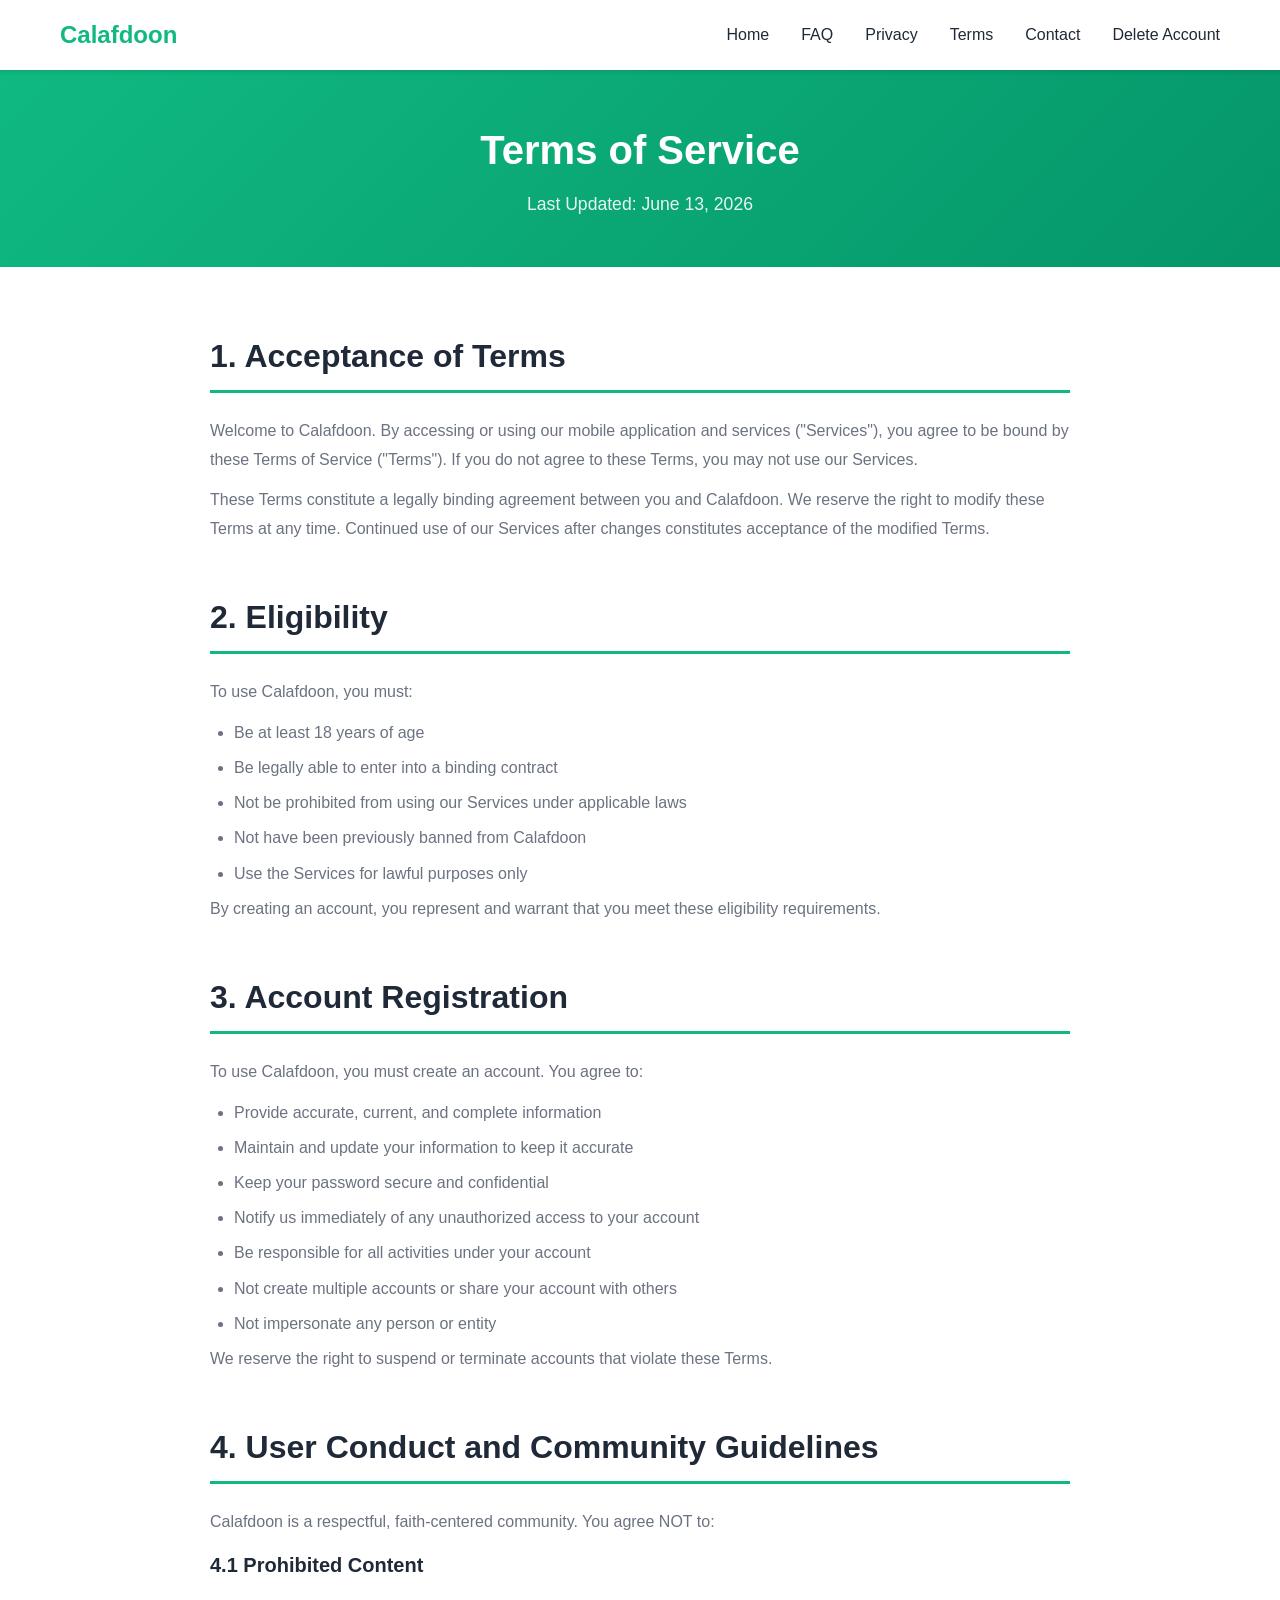
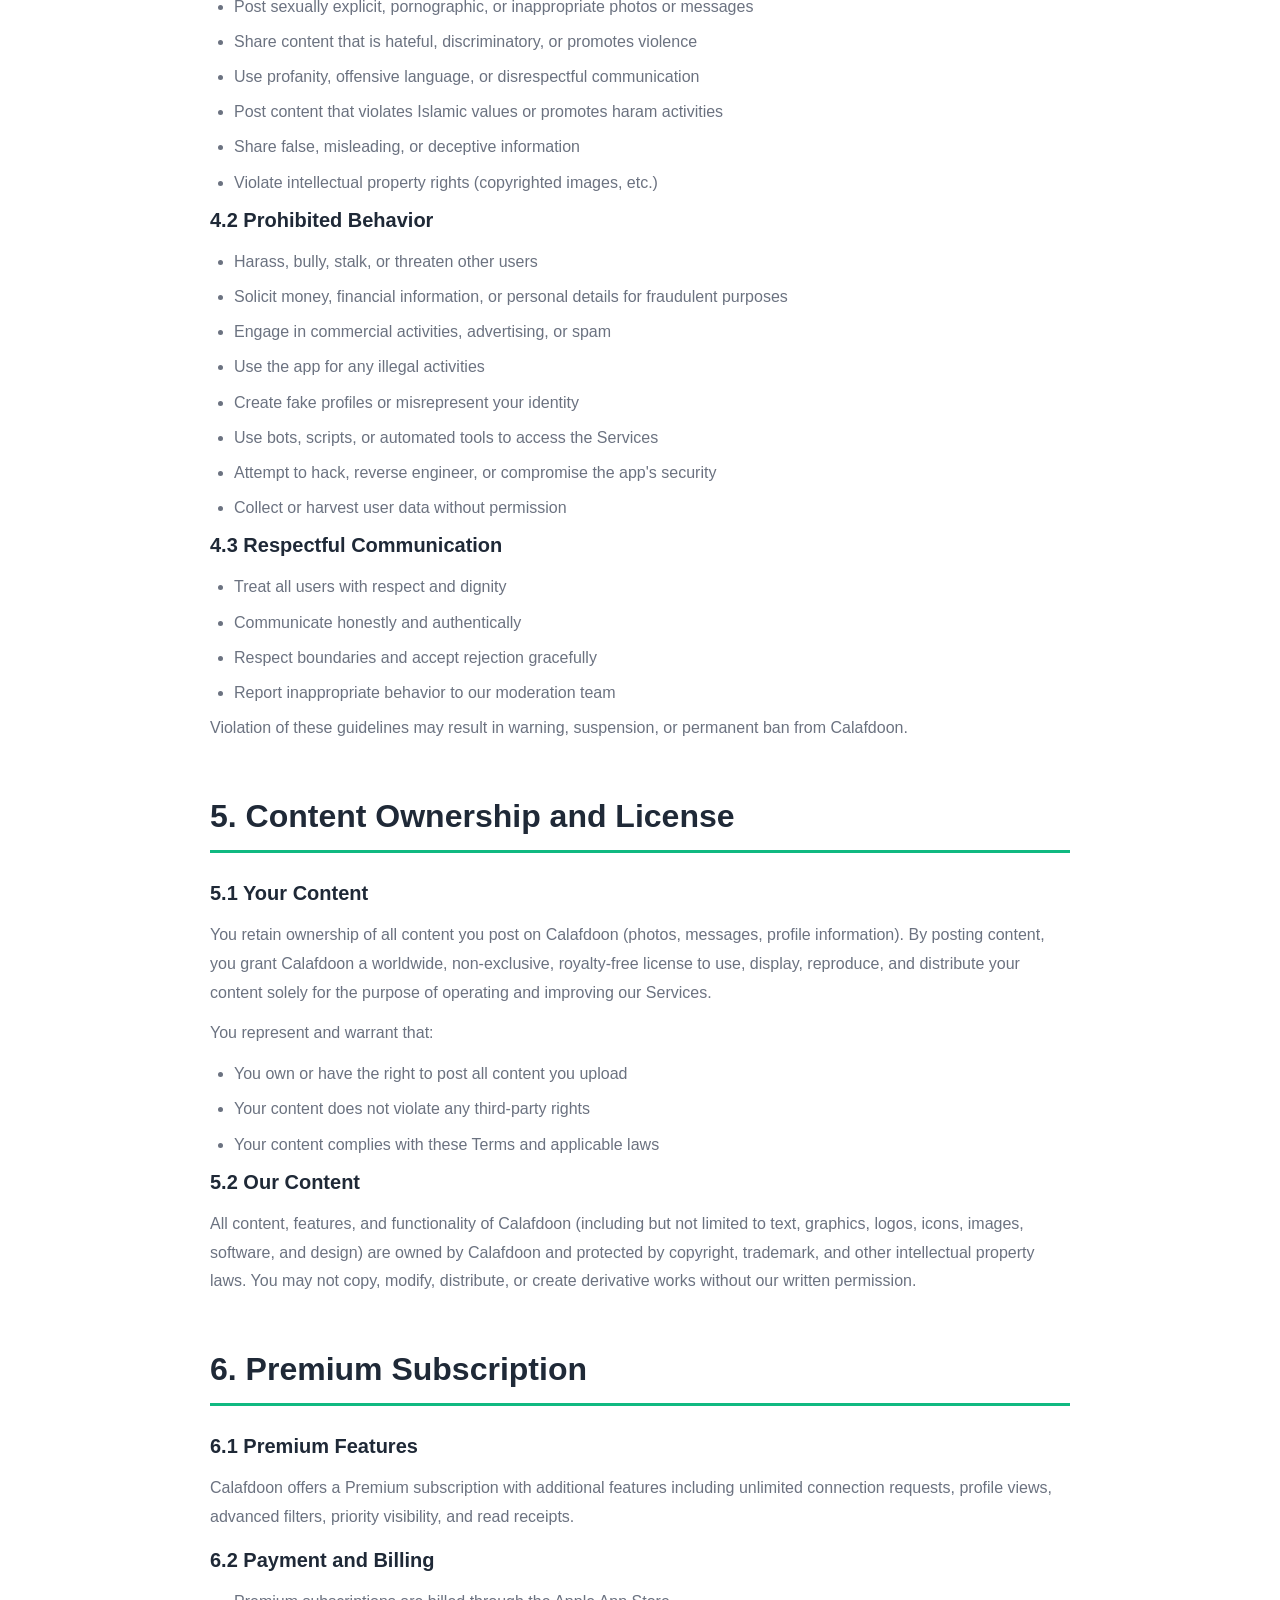
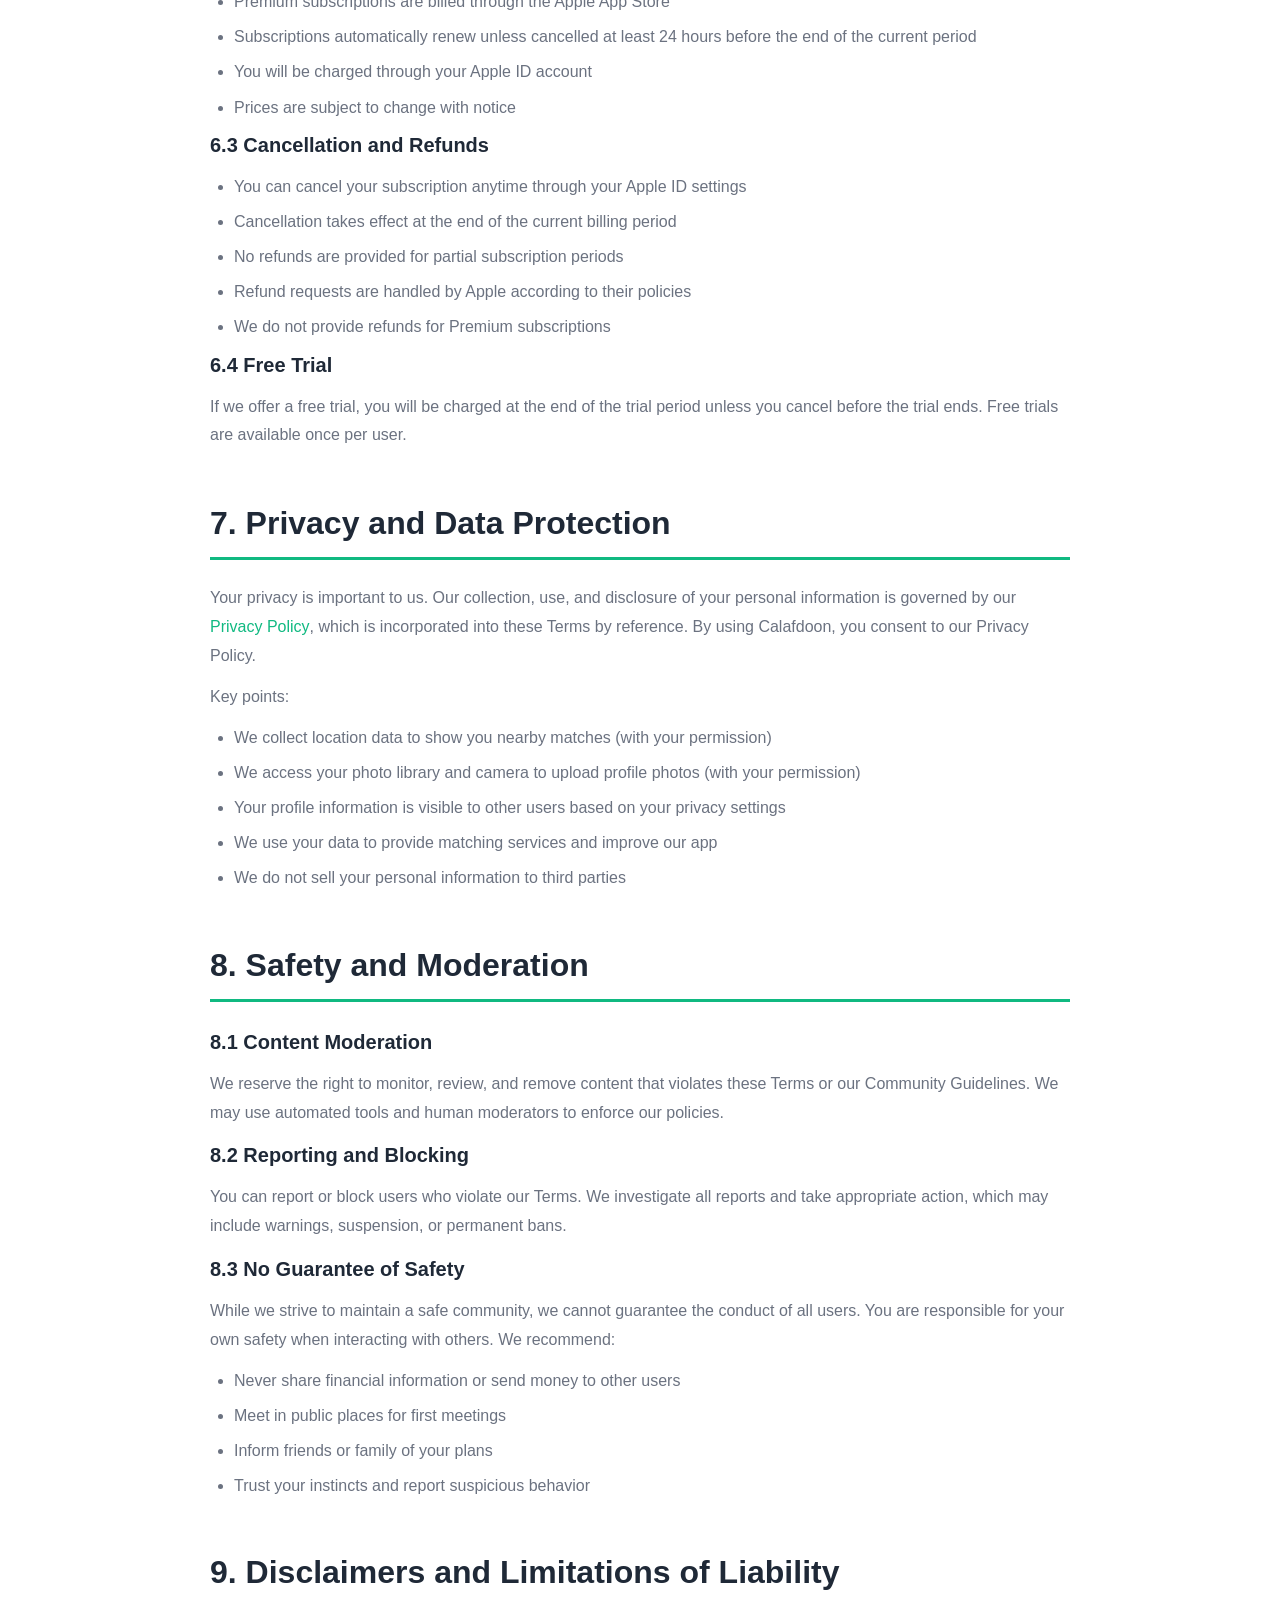
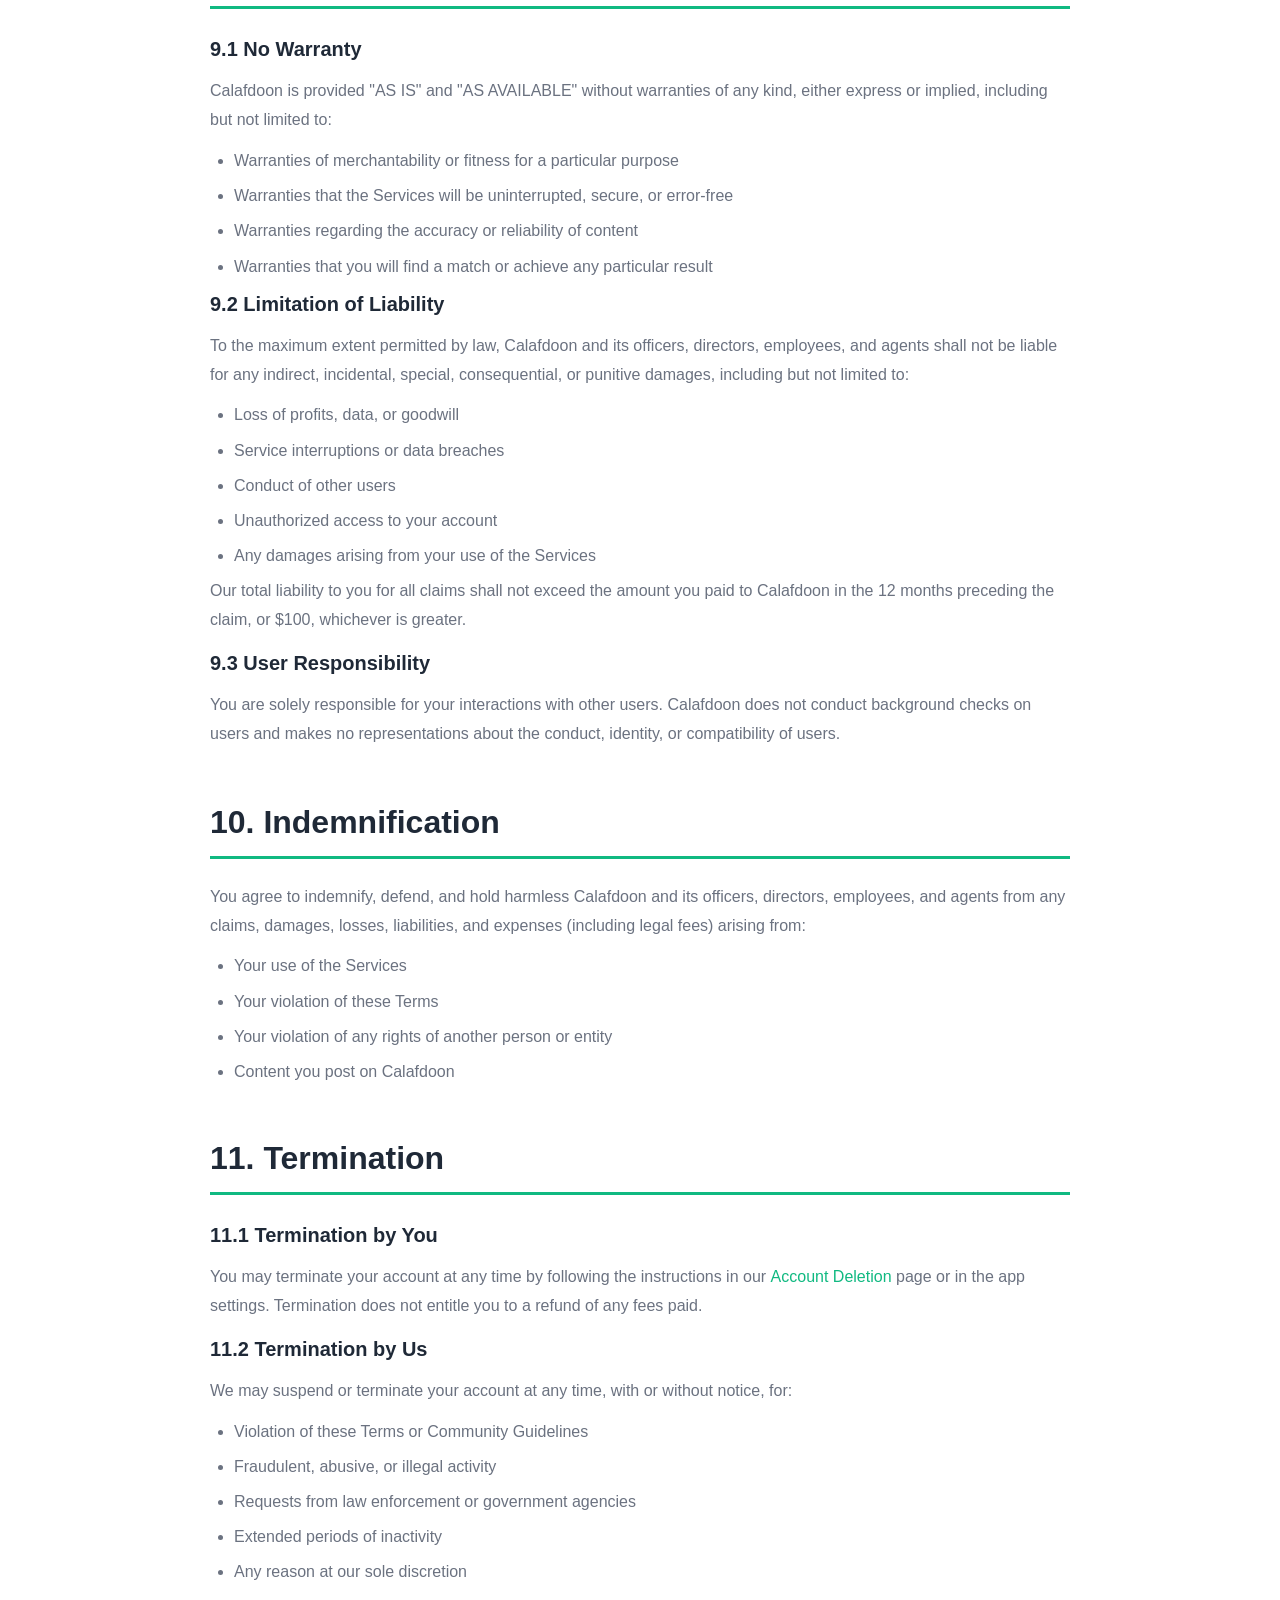
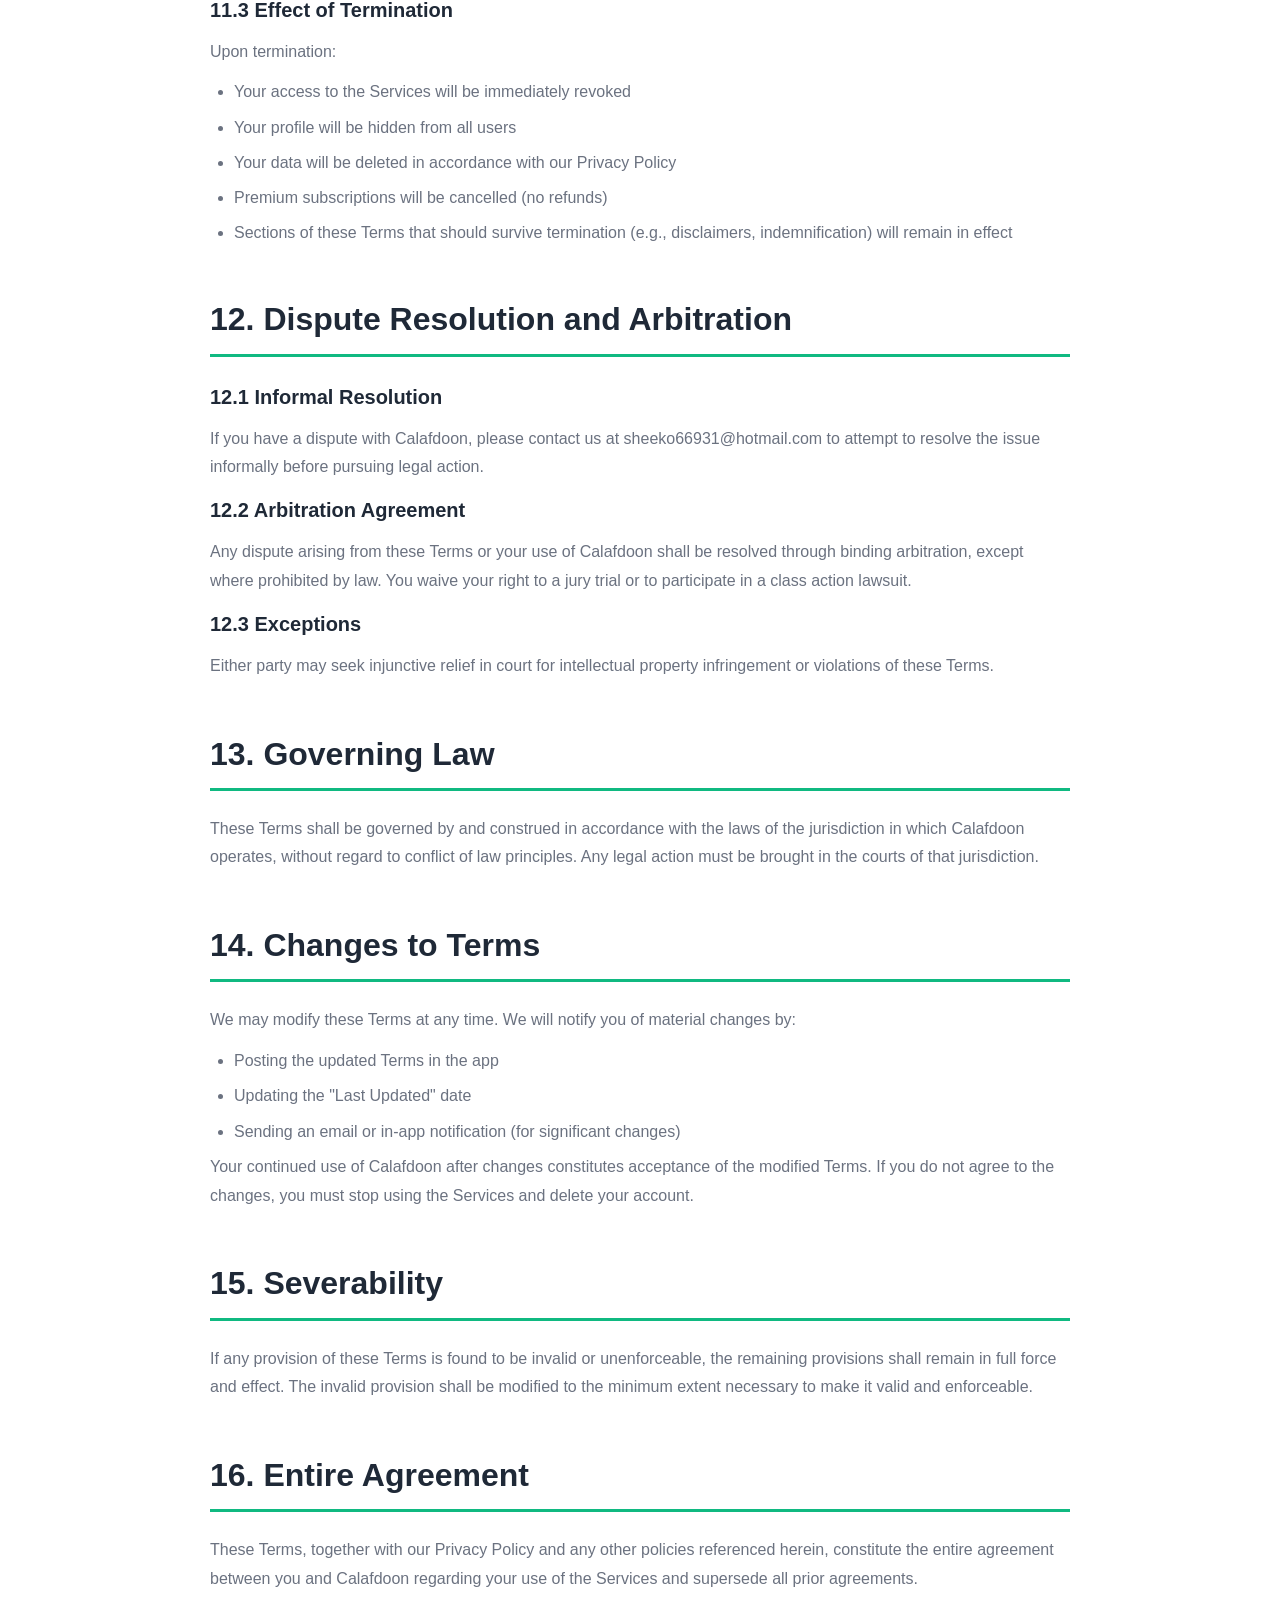
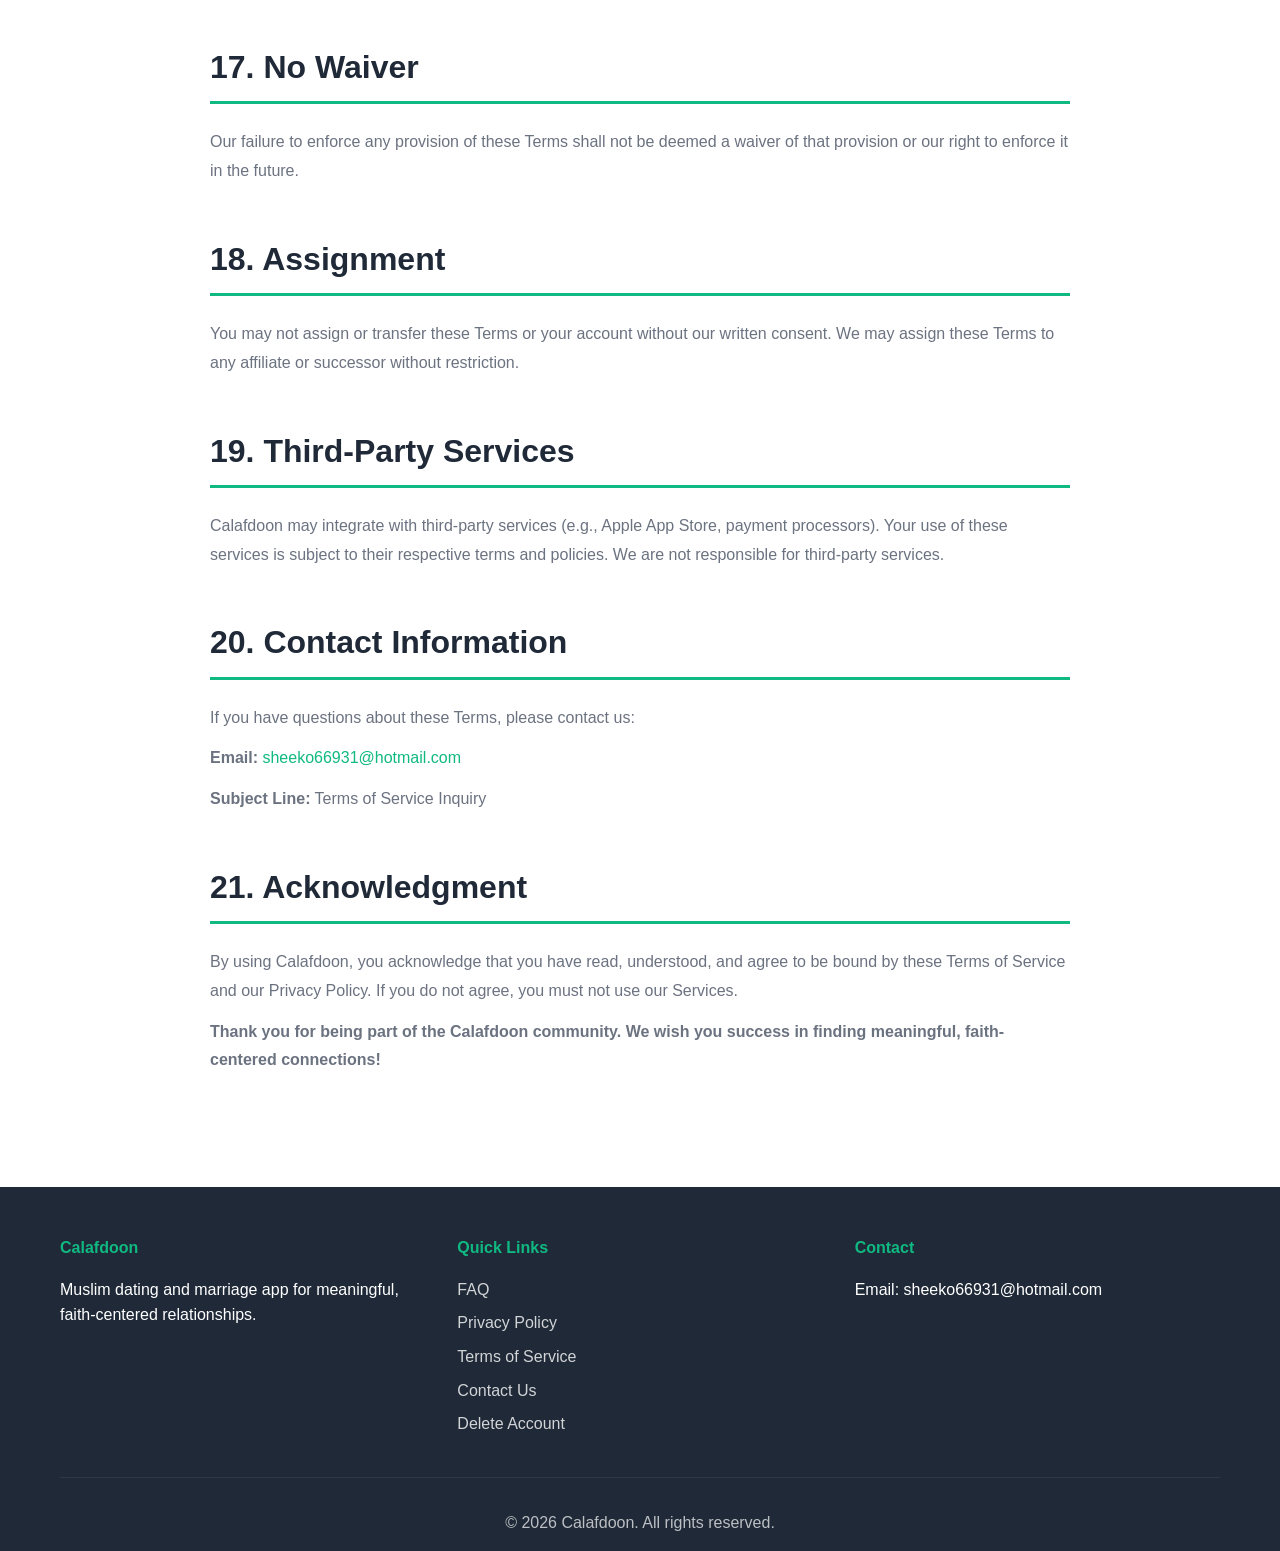
<file: terms.html>
<!DOCTYPE html>
<html lang="en">
<head>
    <meta charset="UTF-8">
    <meta name="viewport" content="width=device-width, initial-scale=1.0">
    <title>Terms of Service - Calafdoon</title>
    <link rel="stylesheet" href="styles.css">
</head>
<body>
    <nav class="navbar">
        <div class="container">
            <div class="logo">Calafdoon</div>
            <ul class="nav-links">
                <li><a href="index.html">Home</a></li>
                <li><a href="faq.html">FAQ</a></li>
                <li><a href="privacy.html">Privacy</a></li>
                <li><a href="terms.html">Terms</a></li>
                <li><a href="contact.html">Contact</a></li>
                <li><a href="delete-account.html">Delete Account</a></li>
            </ul>
        </div>
    </nav>

    <div class="page-header">
        <div class="container">
            <h1>Terms of Service</h1>
            <p>Last Updated: June 13, 2026</p>
        </div>
    </div>

    <section class="legal-content">
        <div class="container">
            <div class="legal-section">
                <h2>1. Acceptance of Terms</h2>
                <p>Welcome to Calafdoon. By accessing or using our mobile application and services ("Services"), you agree to be bound by these Terms of Service ("Terms"). If you do not agree to these Terms, you may not use our Services.</p>
                <p>These Terms constitute a legally binding agreement between you and Calafdoon. We reserve the right to modify these Terms at any time. Continued use of our Services after changes constitutes acceptance of the modified Terms.</p>
            </div>

            <div class="legal-section">
                <h2>2. Eligibility</h2>
                <p>To use Calafdoon, you must:</p>
                <ul>
                    <li>Be at least 18 years of age</li>
                    <li>Be legally able to enter into a binding contract</li>
                    <li>Not be prohibited from using our Services under applicable laws</li>
                    <li>Not have been previously banned from Calafdoon</li>
                    <li>Use the Services for lawful purposes only</li>
                </ul>
                <p>By creating an account, you represent and warrant that you meet these eligibility requirements.</p>
            </div>

            <div class="legal-section">
                <h2>3. Account Registration</h2>
                <p>To use Calafdoon, you must create an account. You agree to:</p>
                <ul>
                    <li>Provide accurate, current, and complete information</li>
                    <li>Maintain and update your information to keep it accurate</li>
                    <li>Keep your password secure and confidential</li>
                    <li>Notify us immediately of any unauthorized access to your account</li>
                    <li>Be responsible for all activities under your account</li>
                    <li>Not create multiple accounts or share your account with others</li>
                    <li>Not impersonate any person or entity</li>
                </ul>
                <p>We reserve the right to suspend or terminate accounts that violate these Terms.</p>
            </div>

            <div class="legal-section">
                <h2>4. User Conduct and Community Guidelines</h2>
                <p>Calafdoon is a respectful, faith-centered community. You agree NOT to:</p>
                
                <h3>4.1 Prohibited Content</h3>
                <ul>
                    <li>Post sexually explicit, pornographic, or inappropriate photos or messages</li>
                    <li>Share content that is hateful, discriminatory, or promotes violence</li>
                    <li>Use profanity, offensive language, or disrespectful communication</li>
                    <li>Post content that violates Islamic values or promotes haram activities</li>
                    <li>Share false, misleading, or deceptive information</li>
                    <li>Violate intellectual property rights (copyrighted images, etc.)</li>
                </ul>

                <h3>4.2 Prohibited Behavior</h3>
                <ul>
                    <li>Harass, bully, stalk, or threaten other users</li>
                    <li>Solicit money, financial information, or personal details for fraudulent purposes</li>
                    <li>Engage in commercial activities, advertising, or spam</li>
                    <li>Use the app for any illegal activities</li>
                    <li>Create fake profiles or misrepresent your identity</li>
                    <li>Use bots, scripts, or automated tools to access the Services</li>
                    <li>Attempt to hack, reverse engineer, or compromise the app's security</li>
                    <li>Collect or harvest user data without permission</li>
                </ul>

                <h3>4.3 Respectful Communication</h3>
                <ul>
                    <li>Treat all users with respect and dignity</li>
                    <li>Communicate honestly and authentically</li>
                    <li>Respect boundaries and accept rejection gracefully</li>
                    <li>Report inappropriate behavior to our moderation team</li>
                </ul>

                <p>Violation of these guidelines may result in warning, suspension, or permanent ban from Calafdoon.</p>
            </div>

            <div class="legal-section">
                <h2>5. Content Ownership and License</h2>
                
                <h3>5.1 Your Content</h3>
                <p>You retain ownership of all content you post on Calafdoon (photos, messages, profile information). By posting content, you grant Calafdoon a worldwide, non-exclusive, royalty-free license to use, display, reproduce, and distribute your content solely for the purpose of operating and improving our Services.</p>
                <p>You represent and warrant that:</p>
                <ul>
                    <li>You own or have the right to post all content you upload</li>
                    <li>Your content does not violate any third-party rights</li>
                    <li>Your content complies with these Terms and applicable laws</li>
                </ul>

                <h3>5.2 Our Content</h3>
                <p>All content, features, and functionality of Calafdoon (including but not limited to text, graphics, logos, icons, images, software, and design) are owned by Calafdoon and protected by copyright, trademark, and other intellectual property laws. You may not copy, modify, distribute, or create derivative works without our written permission.</p>
            </div>

            <div class="legal-section">
                <h2>6. Premium Subscription</h2>
                
                <h3>6.1 Premium Features</h3>
                <p>Calafdoon offers a Premium subscription with additional features including unlimited connection requests, profile views, advanced filters, priority visibility, and read receipts.</p>

                <h3>6.2 Payment and Billing</h3>
                <ul>
                    <li>Premium subscriptions are billed through the Apple App Store</li>
                    <li>Subscriptions automatically renew unless cancelled at least 24 hours before the end of the current period</li>
                    <li>You will be charged through your Apple ID account</li>
                    <li>Prices are subject to change with notice</li>
                </ul>

                <h3>6.3 Cancellation and Refunds</h3>
                <ul>
                    <li>You can cancel your subscription anytime through your Apple ID settings</li>
                    <li>Cancellation takes effect at the end of the current billing period</li>
                    <li>No refunds are provided for partial subscription periods</li>
                    <li>Refund requests are handled by Apple according to their policies</li>
                    <li>We do not provide refunds for Premium subscriptions</li>
                </ul>

                <h3>6.4 Free Trial</h3>
                <p>If we offer a free trial, you will be charged at the end of the trial period unless you cancel before the trial ends. Free trials are available once per user.</p>
            </div>

            <div class="legal-section">
                <h2>7. Privacy and Data Protection</h2>
                <p>Your privacy is important to us. Our collection, use, and disclosure of your personal information is governed by our <a href="privacy.html">Privacy Policy</a>, which is incorporated into these Terms by reference. By using Calafdoon, you consent to our Privacy Policy.</p>
                <p>Key points:</p>
                <ul>
                    <li>We collect location data to show you nearby matches (with your permission)</li>
                    <li>We access your photo library and camera to upload profile photos (with your permission)</li>
                    <li>Your profile information is visible to other users based on your privacy settings</li>
                    <li>We use your data to provide matching services and improve our app</li>
                    <li>We do not sell your personal information to third parties</li>
                </ul>
            </div>

            <div class="legal-section">
                <h2>8. Safety and Moderation</h2>
                
                <h3>8.1 Content Moderation</h3>
                <p>We reserve the right to monitor, review, and remove content that violates these Terms or our Community Guidelines. We may use automated tools and human moderators to enforce our policies.</p>

                <h3>8.2 Reporting and Blocking</h3>
                <p>You can report or block users who violate our Terms. We investigate all reports and take appropriate action, which may include warnings, suspension, or permanent bans.</p>

                <h3>8.3 No Guarantee of Safety</h3>
                <p>While we strive to maintain a safe community, we cannot guarantee the conduct of all users. You are responsible for your own safety when interacting with others. We recommend:</p>
                <ul>
                    <li>Never share financial information or send money to other users</li>
                    <li>Meet in public places for first meetings</li>
                    <li>Inform friends or family of your plans</li>
                    <li>Trust your instincts and report suspicious behavior</li>
                </ul>
            </div>

            <div class="legal-section">
                <h2>9. Disclaimers and Limitations of Liability</h2>
                
                <h3>9.1 No Warranty</h3>
                <p>Calafdoon is provided "AS IS" and "AS AVAILABLE" without warranties of any kind, either express or implied, including but not limited to:</p>
                <ul>
                    <li>Warranties of merchantability or fitness for a particular purpose</li>
                    <li>Warranties that the Services will be uninterrupted, secure, or error-free</li>
                    <li>Warranties regarding the accuracy or reliability of content</li>
                    <li>Warranties that you will find a match or achieve any particular result</li>
                </ul>

                <h3>9.2 Limitation of Liability</h3>
                <p>To the maximum extent permitted by law, Calafdoon and its officers, directors, employees, and agents shall not be liable for any indirect, incidental, special, consequential, or punitive damages, including but not limited to:</p>
                <ul>
                    <li>Loss of profits, data, or goodwill</li>
                    <li>Service interruptions or data breaches</li>
                    <li>Conduct of other users</li>
                    <li>Unauthorized access to your account</li>
                    <li>Any damages arising from your use of the Services</li>
                </ul>
                <p>Our total liability to you for all claims shall not exceed the amount you paid to Calafdoon in the 12 months preceding the claim, or $100, whichever is greater.</p>

                <h3>9.3 User Responsibility</h3>
                <p>You are solely responsible for your interactions with other users. Calafdoon does not conduct background checks on users and makes no representations about the conduct, identity, or compatibility of users.</p>
            </div>

            <div class="legal-section">
                <h2>10. Indemnification</h2>
                <p>You agree to indemnify, defend, and hold harmless Calafdoon and its officers, directors, employees, and agents from any claims, damages, losses, liabilities, and expenses (including legal fees) arising from:</p>
                <ul>
                    <li>Your use of the Services</li>
                    <li>Your violation of these Terms</li>
                    <li>Your violation of any rights of another person or entity</li>
                    <li>Content you post on Calafdoon</li>
                </ul>
            </div>

            <div class="legal-section">
                <h2>11. Termination</h2>
                
                <h3>11.1 Termination by You</h3>
                <p>You may terminate your account at any time by following the instructions in our <a href="delete-account.html">Account Deletion</a> page or in the app settings. Termination does not entitle you to a refund of any fees paid.</p>

                <h3>11.2 Termination by Us</h3>
                <p>We may suspend or terminate your account at any time, with or without notice, for:</p>
                <ul>
                    <li>Violation of these Terms or Community Guidelines</li>
                    <li>Fraudulent, abusive, or illegal activity</li>
                    <li>Requests from law enforcement or government agencies</li>
                    <li>Extended periods of inactivity</li>
                    <li>Any reason at our sole discretion</li>
                </ul>

                <h3>11.3 Effect of Termination</h3>
                <p>Upon termination:</p>
                <ul>
                    <li>Your access to the Services will be immediately revoked</li>
                    <li>Your profile will be hidden from all users</li>
                    <li>Your data will be deleted in accordance with our Privacy Policy</li>
                    <li>Premium subscriptions will be cancelled (no refunds)</li>
                    <li>Sections of these Terms that should survive termination (e.g., disclaimers, indemnification) will remain in effect</li>
                </ul>
            </div>

            <div class="legal-section">
                <h2>12. Dispute Resolution and Arbitration</h2>
                
                <h3>12.1 Informal Resolution</h3>
                <p>If you have a dispute with Calafdoon, please contact us at sheeko66931@hotmail.com to attempt to resolve the issue informally before pursuing legal action.</p>

                <h3>12.2 Arbitration Agreement</h3>
                <p>Any dispute arising from these Terms or your use of Calafdoon shall be resolved through binding arbitration, except where prohibited by law. You waive your right to a jury trial or to participate in a class action lawsuit.</p>

                <h3>12.3 Exceptions</h3>
                <p>Either party may seek injunctive relief in court for intellectual property infringement or violations of these Terms.</p>
            </div>

            <div class="legal-section">
                <h2>13. Governing Law</h2>
                <p>These Terms shall be governed by and construed in accordance with the laws of the jurisdiction in which Calafdoon operates, without regard to conflict of law principles. Any legal action must be brought in the courts of that jurisdiction.</p>
            </div>

            <div class="legal-section">
                <h2>14. Changes to Terms</h2>
                <p>We may modify these Terms at any time. We will notify you of material changes by:</p>
                <ul>
                    <li>Posting the updated Terms in the app</li>
                    <li>Updating the "Last Updated" date</li>
                    <li>Sending an email or in-app notification (for significant changes)</li>
                </ul>
                <p>Your continued use of Calafdoon after changes constitutes acceptance of the modified Terms. If you do not agree to the changes, you must stop using the Services and delete your account.</p>
            </div>

            <div class="legal-section">
                <h2>15. Severability</h2>
                <p>If any provision of these Terms is found to be invalid or unenforceable, the remaining provisions shall remain in full force and effect. The invalid provision shall be modified to the minimum extent necessary to make it valid and enforceable.</p>
            </div>

            <div class="legal-section">
                <h2>16. Entire Agreement</h2>
                <p>These Terms, together with our Privacy Policy and any other policies referenced herein, constitute the entire agreement between you and Calafdoon regarding your use of the Services and supersede all prior agreements.</p>
            </div>

            <div class="legal-section">
                <h2>17. No Waiver</h2>
                <p>Our failure to enforce any provision of these Terms shall not be deemed a waiver of that provision or our right to enforce it in the future.</p>
            </div>

            <div class="legal-section">
                <h2>18. Assignment</h2>
                <p>You may not assign or transfer these Terms or your account without our written consent. We may assign these Terms to any affiliate or successor without restriction.</p>
            </div>

            <div class="legal-section">
                <h2>19. Third-Party Services</h2>
                <p>Calafdoon may integrate with third-party services (e.g., Apple App Store, payment processors). Your use of these services is subject to their respective terms and policies. We are not responsible for third-party services.</p>
            </div>

            <div class="legal-section">
                <h2>20. Contact Information</h2>
                <p>If you have questions about these Terms, please contact us:</p>
                <p><strong>Email:</strong> <a href="mailto:sheeko66931@hotmail.com">sheeko66931@hotmail.com</a></p>
                <p><strong>Subject Line:</strong> Terms of Service Inquiry</p>
            </div>

            <div class="legal-section">
                <h2>21. Acknowledgment</h2>
                <p>By using Calafdoon, you acknowledge that you have read, understood, and agree to be bound by these Terms of Service and our Privacy Policy. If you do not agree, you must not use our Services.</p>
                <p><strong>Thank you for being part of the Calafdoon community. We wish you success in finding meaningful, faith-centered connections!</strong></p>
            </div>
        </div>
    </section>

    <footer>
        <div class="container">
            <div class="footer-content">
                <div class="footer-section">
                    <h4>Calafdoon</h4>
                    <p>Muslim dating and marriage app for meaningful, faith-centered relationships.</p>
                </div>
                <div class="footer-section">
                    <h4>Quick Links</h4>
                    <ul>
                        <li><a href="faq.html">FAQ</a></li>
                        <li><a href="privacy.html">Privacy Policy</a></li>
                        <li><a href="terms.html">Terms of Service</a></li>
                        <li><a href="contact.html">Contact Us</a></li>
                        <li><a href="delete-account.html">Delete Account</a></li>
                    </ul>
                </div>
                <div class="footer-section">
                    <h4>Contact</h4>
                    <p>Email: sheeko66931@hotmail.com</p>
                </div>
            </div>
            <div class="footer-bottom">
                <p>&copy; 2026 Calafdoon. All rights reserved.</p>
            </div>
        </div>
    </footer>
</body>
</html>
</file>
<file: styles.css>
* {
    margin: 0;
    padding: 0;
    box-sizing: border-box;
}

:root {
    --primary-color: #10B981;
    --primary-dark: #059669;
    --secondary-color: #F3F4F6;
    --text-dark: #1F2937;
    --text-light: #6B7280;
    --border-color: #E5E7EB;
    --white: #FFFFFF;
    --accent-gold: #F59E0B;
}

body {
    font-family: -apple-system, BlinkMacSystemFont, 'Segoe UI', Roboto, 'Helvetica Neue', Arial, sans-serif;
    line-height: 1.6;
    color: var(--text-dark);
    background-color: var(--white);
}

.container {
    max-width: 1200px;
    margin: 0 auto;
    padding: 0 20px;
}

.navbar {
    background-color: var(--white);
    box-shadow: 0 2px 4px rgba(0, 0, 0, 0.1);
    position: sticky;
    top: 0;
    z-index: 100;
}

.navbar .container {
    display: flex;
    justify-content: space-between;
    align-items: center;
    padding: 1rem 20px;
}

.logo {
    font-size: 1.5rem;
    font-weight: 700;
    color: var(--primary-color);
}

.nav-links {
    display: flex;
    list-style: none;
    gap: 2rem;
}

.nav-links a {
    text-decoration: none;
    color: var(--text-dark);
    font-weight: 500;
    transition: color 0.3s;
}

.nav-links a:hover {
    color: var(--primary-color);
}

.hero {
    background: linear-gradient(135deg, var(--primary-color) 0%, var(--primary-dark) 100%);
    color: var(--white);
    padding: 5rem 0;
    text-align: center;
}

.hero h1 {
    font-size: 3rem;
    margin-bottom: 1rem;
    font-weight: 700;
}

.subtitle {
    font-size: 1.25rem;
    margin-bottom: 2rem;
    opacity: 0.95;
}

.cta-buttons {
    display: flex;
    gap: 1rem;
    justify-content: center;
    flex-wrap: wrap;
}

.btn {
    padding: 0.875rem 2rem;
    border-radius: 8px;
    text-decoration: none;
    font-weight: 600;
    transition: all 0.3s;
    display: inline-block;
}

.btn-primary {
    background-color: var(--white);
    color: var(--primary-color);
}

.btn-primary:hover {
    background-color: var(--secondary-color);
    transform: translateY(-2px);
    box-shadow: 0 4px 12px rgba(0, 0, 0, 0.15);
}

.btn-secondary {
    background-color: transparent;
    color: var(--white);
    border: 2px solid var(--white);
}

.btn-secondary:hover {
    background-color: var(--white);
    color: var(--primary-color);
}

.features {
    padding: 5rem 0;
    background-color: var(--secondary-color);
}

.features h2 {
    text-align: center;
    font-size: 2.5rem;
    margin-bottom: 3rem;
    color: var(--text-dark);
}

.feature-grid {
    display: grid;
    grid-template-columns: repeat(auto-fit, minmax(300px, 1fr));
    gap: 2rem;
}

.feature-card {
    background-color: var(--white);
    padding: 2rem;
    border-radius: 12px;
    box-shadow: 0 2px 8px rgba(0, 0, 0, 0.08);
    transition: transform 0.3s, box-shadow 0.3s;
}

.feature-card:hover {
    transform: translateY(-5px);
    box-shadow: 0 4px 16px rgba(0, 0, 0, 0.12);
}

.icon {
    font-size: 3rem;
    margin-bottom: 1rem;
}

.feature-card h3 {
    font-size: 1.5rem;
    margin-bottom: 1rem;
    color: var(--text-dark);
}

.feature-card p {
    color: var(--text-light);
    line-height: 1.7;
}

.key-features {
    padding: 5rem 0;
}

.key-features h2 {
    text-align: center;
    font-size: 2.5rem;
    margin-bottom: 3rem;
}

.features-list {
    display: grid;
    grid-template-columns: repeat(auto-fit, minmax(250px, 1fr));
    gap: 2rem;
}

.feature-item {
    padding: 1.5rem;
    border-left: 4px solid var(--primary-color);
    background-color: var(--secondary-color);
    border-radius: 8px;
}

.feature-item h4 {
    font-size: 1.25rem;
    margin-bottom: 0.5rem;
    color: var(--text-dark);
}

.feature-item p {
    color: var(--text-light);
}

.perfect-for {
    padding: 5rem 0;
    background-color: var(--secondary-color);
}

.perfect-for h2 {
    text-align: center;
    font-size: 2.5rem;
    margin-bottom: 2rem;
}

.audience-list {
    max-width: 600px;
    margin: 0 auto;
    list-style: none;
}

.audience-list li {
    padding: 1rem;
    margin-bottom: 0.5rem;
    background-color: var(--white);
    border-radius: 8px;
    border-left: 4px solid var(--primary-color);
    font-size: 1.1rem;
}

.cta-section {
    padding: 5rem 0;
    background: linear-gradient(135deg, var(--primary-color) 0%, var(--primary-dark) 100%);
    color: var(--white);
    text-align: center;
}

.cta-section h2 {
    font-size: 2.5rem;
    margin-bottom: 1rem;
}

.cta-section p {
    font-size: 1.25rem;
    margin-bottom: 2rem;
}

footer {
    background-color: var(--text-dark);
    color: var(--white);
    padding: 3rem 0 1rem;
}

.footer-content {
    display: grid;
    grid-template-columns: repeat(auto-fit, minmax(250px, 1fr));
    gap: 2rem;
    margin-bottom: 2rem;
}

.footer-section h4 {
    margin-bottom: 1rem;
    color: var(--primary-color);
}

.footer-section ul {
    list-style: none;
}

.footer-section ul li {
    margin-bottom: 0.5rem;
}

.footer-section a {
    color: var(--white);
    text-decoration: none;
    opacity: 0.8;
    transition: opacity 0.3s;
}

.footer-section a:hover {
    opacity: 1;
    color: var(--primary-color);
}

.footer-bottom {
    text-align: center;
    padding-top: 2rem;
    border-top: 1px solid rgba(255, 255, 255, 0.1);
    opacity: 0.7;
}

.page-header {
    background: linear-gradient(135deg, var(--primary-color) 0%, var(--primary-dark) 100%);
    color: var(--white);
    padding: 3rem 0;
    text-align: center;
}

.page-header h1 {
    font-size: 2.5rem;
    margin-bottom: 0.5rem;
}

.page-header p {
    font-size: 1.1rem;
    opacity: 0.9;
}

.faq-content,
.contact-content,
.delete-content,
.legal-content {
    padding: 4rem 0;
    max-width: 900px;
    margin: 0 auto;
}

.faq-section,
.contact-method,
.delete-section,
.legal-section {
    margin-bottom: 3rem;
}

.faq-section h2,
.delete-section h2,
.legal-section h2 {
    font-size: 2rem;
    margin-bottom: 1.5rem;
    color: var(--text-dark);
    border-bottom: 3px solid var(--primary-color);
    padding-bottom: 0.5rem;
}

.faq-item,
.contact-method {
    margin-bottom: 2rem;
    padding: 1.5rem;
    background-color: var(--secondary-color);
    border-radius: 8px;
}

.faq-item h3,
.contact-method h3,
.delete-section h3,
.legal-section h3 {
    font-size: 1.25rem;
    margin-bottom: 0.75rem;
    color: var(--text-dark);
}

.faq-item p,
.contact-method p,
.delete-section p,
.legal-section p {
    color: var(--text-light);
    line-height: 1.8;
    margin-bottom: 0.75rem;
}

.faq-item ul,
.contact-method ul,
.delete-section ul,
.legal-section ul {
    margin-left: 1.5rem;
    margin-top: 0.5rem;
    color: var(--text-light);
}

.faq-item li,
.contact-method li,
.delete-section li,
.legal-section li {
    margin-bottom: 0.5rem;
    line-height: 1.7;
}

.faq-item a,
.contact-method a,
.delete-section a,
.legal-section a {
    color: var(--primary-color);
    text-decoration: none;
    font-weight: 500;
}

.faq-item a:hover,
.contact-method a:hover,
.delete-section a:hover,
.legal-section a:hover {
    text-decoration: underline;
}

.warning-box {
    background-color: #FEF3C7;
    border-left: 4px solid #F59E0B;
    padding: 1.5rem;
    border-radius: 8px;
    margin-bottom: 2rem;
}

.warning-box h3 {
    color: #92400E;
    margin-bottom: 1rem;
}

.warning-box p,
.warning-box ul {
    color: #78350F;
}

.warning-box ul {
    margin-left: 1.5rem;
    margin-top: 0.5rem;
}

.feedback-box {
    background-color: #DBEAFE;
    border-left: 4px solid var(--primary-color);
    padding: 1.5rem;
    border-radius: 8px;
    margin-top: 2rem;
}

.feedback-box h3 {
    color: var(--text-dark);
    margin-bottom: 0.75rem;
}

.feedback-box p {
    color: var(--text-light);
}

.steps {
    margin-top: 2rem;
}

.step {
    display: flex;
    gap: 1.5rem;
    margin-bottom: 2rem;
    padding: 1.5rem;
    background-color: var(--secondary-color);
    border-radius: 8px;
}

.step-number {
    flex-shrink: 0;
    width: 40px;
    height: 40px;
    background-color: var(--primary-color);
    color: var(--white);
    border-radius: 50%;
    display: flex;
    align-items: center;
    justify-content: center;
    font-weight: 700;
    font-size: 1.25rem;
}

.step-content h3 {
    margin-bottom: 0.5rem;
    color: var(--text-dark);
}

.step-content p {
    color: var(--text-light);
}

.contact-info h2 {
    font-size: 2rem;
    margin-bottom: 1.5rem;
    color: var(--text-dark);
}

.contact-form-wrapper {
    background-color: var(--white);
    padding: 2rem;
    border-radius: 12px;
    box-shadow: 0 2px 8px rgba(0, 0, 0, 0.08);
    margin-bottom: 2rem;
}

.contact-form-wrapper h3 {
    font-size: 1.5rem;
    margin-bottom: 1.5rem;
    color: var(--text-dark);
}

.contact-form {
    display: flex;
    flex-direction: column;
    gap: 1.5rem;
}

.form-group {
    display: flex;
    flex-direction: column;
    gap: 0.5rem;
}

.form-group label {
    font-weight: 600;
    color: var(--text-dark);
    font-size: 0.95rem;
}

.form-group input,
.form-group select,
.form-group textarea {
    padding: 0.875rem;
    border: 2px solid var(--border-color);
    border-radius: 8px;
    font-size: 1rem;
    font-family: inherit;
    transition: border-color 0.3s;
}

.form-group input:focus,
.form-group select:focus,
.form-group textarea:focus {
    outline: none;
    border-color: var(--primary-color);
}

.form-group textarea {
    resize: vertical;
    min-height: 120px;
}

.contact-form button[type="submit"] {
    align-self: flex-start;
    cursor: pointer;
    border: none;
}

.contact-form button[type="submit"]:hover {
    transform: translateY(-2px);
    box-shadow: 0 4px 12px rgba(16, 185, 129, 0.3);
}

.form-note {
    margin-top: 1rem;
    font-size: 0.9rem;
    color: var(--text-light);
    font-style: italic;
}

.legal-section ol {
    margin-left: 1.5rem;
    margin-top: 0.5rem;
    color: var(--text-light);
}

.legal-section ol li {
    margin-bottom: 0.5rem;
    line-height: 1.7;
}

@media (max-width: 768px) {
    .nav-links {
        flex-direction: column;
        gap: 1rem;
        display: none;
    }

    .hero h1 {
        font-size: 2rem;
    }

    .subtitle {
        font-size: 1rem;
    }

    .features h2,
    .key-features h2,
    .perfect-for h2,
    .cta-section h2 {
        font-size: 1.75rem;
    }

    .feature-grid {
        grid-template-columns: 1fr;
    }

    .cta-buttons {
        flex-direction: column;
    }

    .page-header h1 {
        font-size: 1.75rem;
    }

    .faq-section h2,
    .delete-section h2,
    .legal-section h2 {
        font-size: 1.5rem;
    }

    .step {
        flex-direction: column;
    }
}

@media (min-width: 769px) and (max-width: 1024px) {
    .hero h1 {
        font-size: 2.5rem;
    }

    .feature-grid {
        grid-template-columns: repeat(2, 1fr);
    }
}

@media (max-width: 480px) {
    .container {
        padding: 0 15px;
    }

    .hero {
        padding: 3rem 0;
    }

    .features,
    .key-features,
    .perfect-for {
        padding: 3rem 0;
    }

    .btn {
        padding: 0.75rem 1.5rem;
        font-size: 0.9rem;
    }
}
</file>
